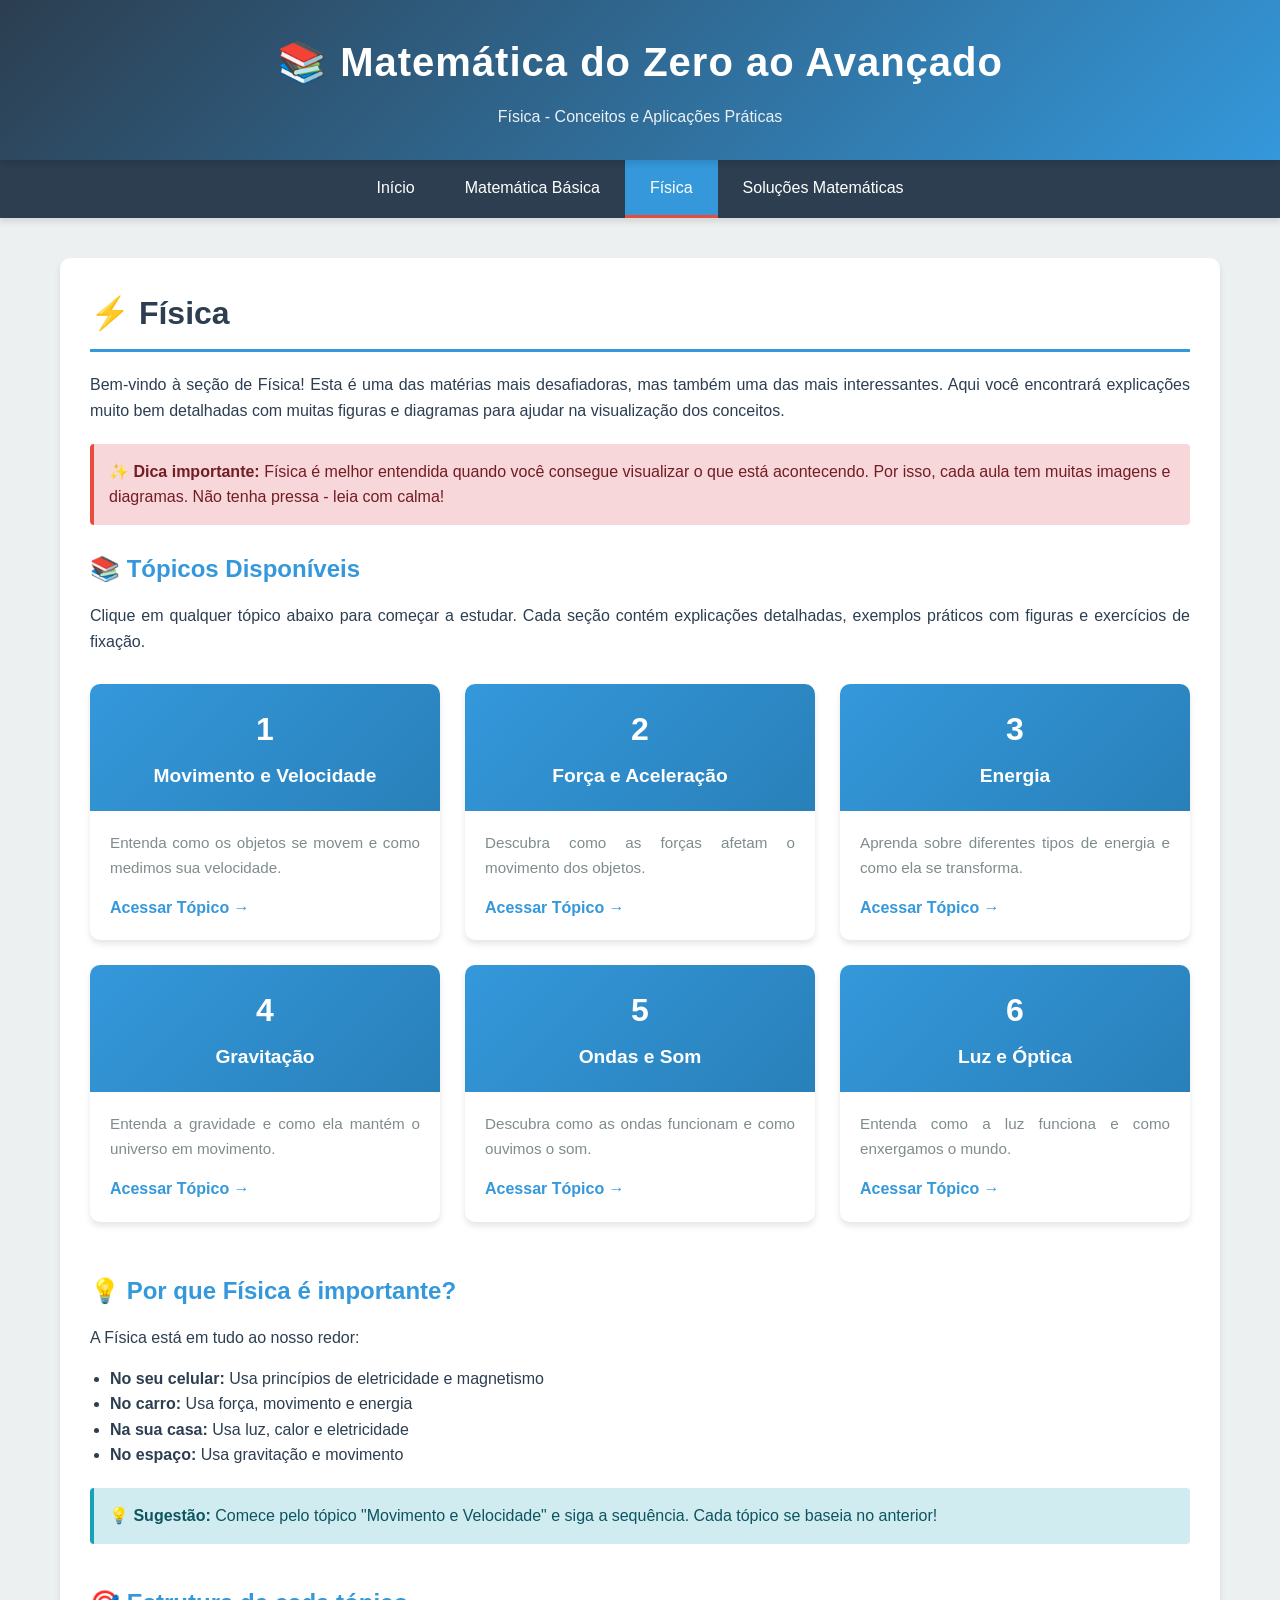
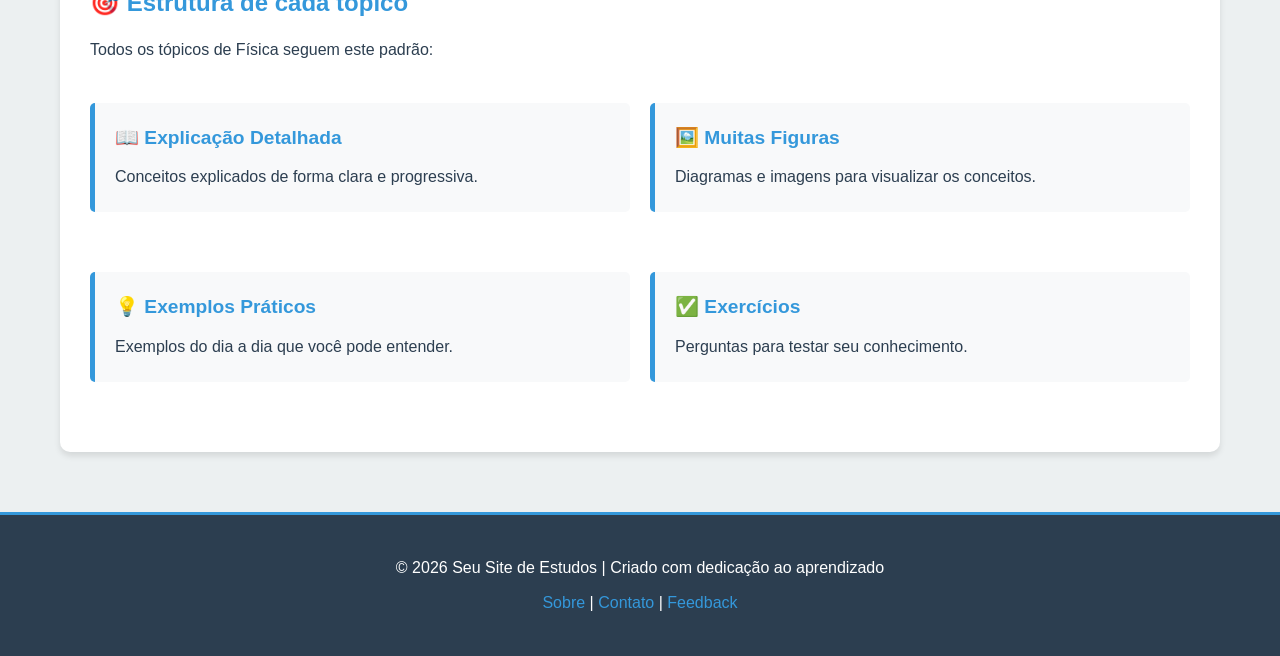
<file: pages/fisica/index.html>
<!DOCTYPE html>
<html lang="pt-br">
<head>
    <meta charset="UTF-8">
    <meta name="viewport" content="width=device-width, initial-scale=1.0">
    <title>Física | Site de Estudos</title>
    <link rel="stylesheet" href="../../css/style.css">
</head>
<body>
    <!-- HEADER -->
    <header>
        <h1>📚 Matemática do Zero ao Avançado</h1>
        <p>Física - Conceitos e Aplicações Práticas</p>
    </header>

    <!-- NAVEGAÇÃO -->
    <nav>
        <ul>
            <li><a href="../../index.html">Início</a></li>
            <li><a href="../matematica-basica/index.html">Matemática Básica</a></li>
            <li><a href="index.html" class="active">Física</a></li>
            <li><a href="../solucoes/index.html">Soluções Matemáticas</a></li>
        </ul>
    </nav>

    <!-- CONTEÚDO PRINCIPAL -->
    <main>
        <article>
            <h2>⚡ Física</h2>
            <p>
                Bem-vindo à seção de Física! Esta é uma das matérias mais desafiadoras, mas também uma das mais 
                interessantes. Aqui você encontrará explicações muito bem detalhadas com muitas figuras e diagramas 
                para ajudar na visualização dos conceitos.
            </p>

            <div class="importante">
                <strong>✨ Dica importante:</strong> 
                Física é melhor entendida quando você consegue visualizar o que está acontecendo. 
                Por isso, cada aula tem muitas imagens e diagramas. Não tenha pressa - leia com calma!
            </div>

            <h3>📚 Tópicos Disponíveis</h3>
            <p>
                Clique em qualquer tópico abaixo para começar a estudar. Cada seção contém explicações detalhadas, 
                exemplos práticos com figuras e exercícios de fixação.
            </p>

            <div class="grid-aulas">
                <!-- TÓPICO 1 -->
                <div class="card-aula">
                    <div class="card-aula-header">
                        <div class="card-aula-numero">1</div>
                        <div class="card-aula-titulo">Movimento e Velocidade</div>
                    </div>
                    <div class="card-aula-body">
                        <p class="card-aula-descricao">
                            Entenda como os objetos se movem e como medimos sua velocidade.
                        </p>
                        <a href="topico-1.html" class="card-aula-link">Acessar Tópico →</a>
                    </div>
                </div>

                <!-- TÓPICO 2 -->
                <div class="card-aula">
                    <div class="card-aula-header">
                        <div class="card-aula-numero">2</div>
                        <div class="card-aula-titulo">Força e Aceleração</div>
                    </div>
                    <div class="card-aula-body">
                        <p class="card-aula-descricao">
                            Descubra como as forças afetam o movimento dos objetos.
                        </p>
                        <a href="topico-2.html" class="card-aula-link">Acessar Tópico →</a>
                    </div>
                </div>

                <!-- TÓPICO 3 -->
                <div class="card-aula">
                    <div class="card-aula-header">
                        <div class="card-aula-numero">3</div>
                        <div class="card-aula-titulo">Energia</div>
                    </div>
                    <div class="card-aula-body">
                        <p class="card-aula-descricao">
                            Aprenda sobre diferentes tipos de energia e como ela se transforma.
                        </p>
                        <a href="topico-3.html" class="card-aula-link">Acessar Tópico →</a>
                    </div>
                </div>

                <!-- TÓPICO 4 -->
                <div class="card-aula">
                    <div class="card-aula-header">
                        <div class="card-aula-numero">4</div>
                        <div class="card-aula-titulo">Gravitação</div>
                    </div>
                    <div class="card-aula-body">
                        <p class="card-aula-descricao">
                            Entenda a gravidade e como ela mantém o universo em movimento.
                        </p>
                        <a href="topico-4.html" class="card-aula-link">Acessar Tópico →</a>
                    </div>
                </div>

                <!-- TÓPICO 5 -->
                <div class="card-aula">
                    <div class="card-aula-header">
                        <div class="card-aula-numero">5</div>
                        <div class="card-aula-titulo">Ondas e Som</div>
                    </div>
                    <div class="card-aula-body">
                        <p class="card-aula-descricao">
                            Descubra como as ondas funcionam e como ouvimos o som.
                        </p>
                        <a href="topico-5.html" class="card-aula-link">Acessar Tópico →</a>
                    </div>
                </div>

                <!-- TÓPICO 6 -->
                <div class="card-aula">
                    <div class="card-aula-header">
                        <div class="card-aula-numero">6</div>
                        <div class="card-aula-titulo">Luz e Óptica</div>
                    </div>
                    <div class="card-aula-body">
                        <p class="card-aula-descricao">
                            Entenda como a luz funciona e como enxergamos o mundo.
                        </p>
                        <a href="topico-6.html" class="card-aula-link">Acessar Tópico →</a>
                    </div>
                </div>
            </div>

            <h3 style="margin-top: 50px;">💡 Por que Física é importante?</h3>
            <p>
                A Física está em tudo ao nosso redor:
            </p>

            <ul style="margin-left: 20px; margin-bottom: 20px;">
                <li><strong>No seu celular:</strong> Usa princípios de eletricidade e magnetismo</li>
                <li><strong>No carro:</strong> Usa força, movimento e energia</li>
                <li><strong>Na sua casa:</strong> Usa luz, calor e eletricidade</li>
                <li><strong>No espaço:</strong> Usa gravitação e movimento</li>
            </ul>

            <div class="dica">
                <strong>💡 Sugestão:</strong> 
                Comece pelo tópico "Movimento e Velocidade" e siga a sequência. 
                Cada tópico se baseia no anterior!
            </div>

            <h3 style="margin-top: 40px;">🎯 Estrutura de cada tópico</h3>
            <p>
                Todos os tópicos de Física seguem este padrão:
            </p>

            <div style="display: grid; grid-template-columns: 1fr 1fr; gap: 20px; margin: 20px 0;">
                <div class="secao-explicacao">
                    <h4>📖 Explicação Detalhada</h4>
                    <p>Conceitos explicados de forma clara e progressiva.</p>
                </div>

                <div class="secao-explicacao">
                    <h4>🖼️ Muitas Figuras</h4>
                    <p>Diagramas e imagens para visualizar os conceitos.</p>
                </div>

                <div class="secao-explicacao">
                    <h4>💡 Exemplos Práticos</h4>
                    <p>Exemplos do dia a dia que você pode entender.</p>
                </div>

                <div class="secao-explicacao">
                    <h4>✅ Exercícios</h4>
                    <p>Perguntas para testar seu conhecimento.</p>
                </div>
            </div>
        </article>
    </main>

    <!-- FOOTER -->
    <footer>
        <p>&copy; 2026 Seu Site de Estudos | Criado com dedicação ao aprendizado</p>
        <p>
            <a href="#">Sobre</a> | 
            <a href="#">Contato</a> | 
            <a href="#">Feedback</a>
        </p>
    </footer>

    <script src="../../js/script.js"></script>
</body>
</html>
</file>
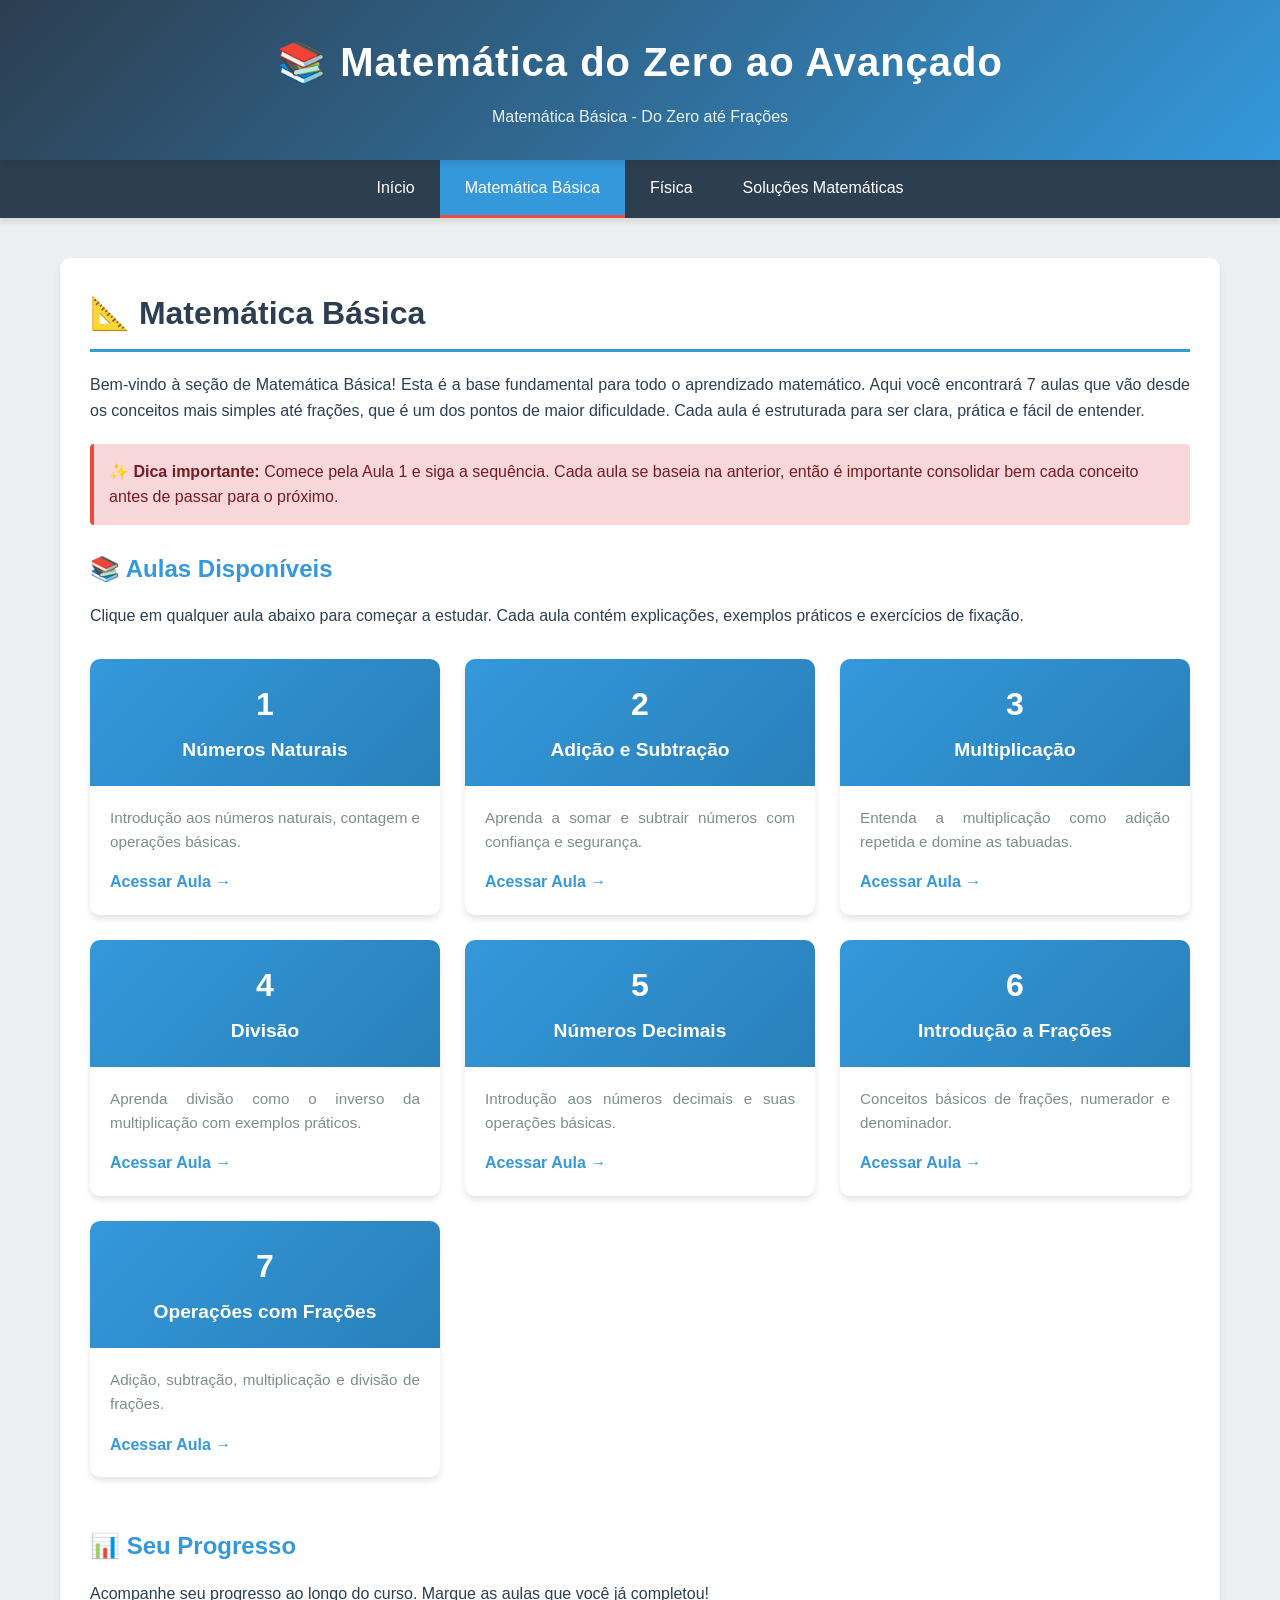
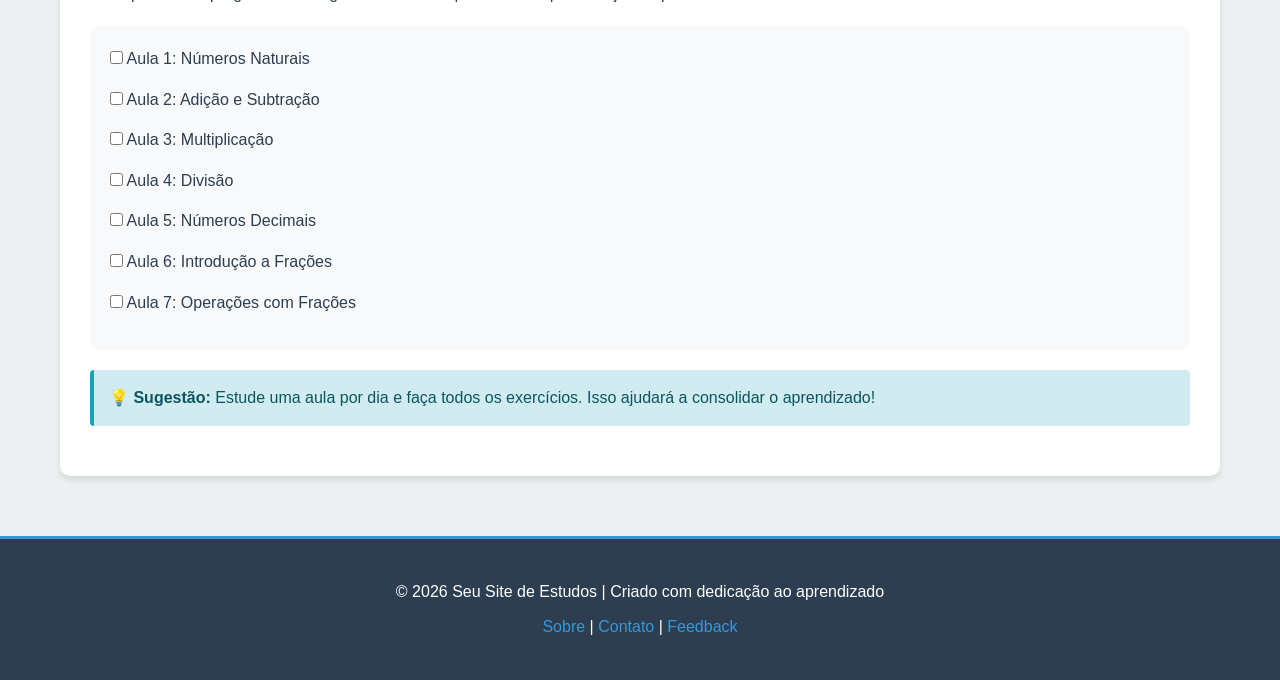
<file: pages/matematica-basica/index.html>
<!DOCTYPE html>
<html lang="pt-br">
<head>
    <meta charset="UTF-8">
    <meta name="viewport" content="width=device-width, initial-scale=1.0">
    <title>Matemática Básica | Site de Estudos</title>
    <link rel="stylesheet" href="../../css/style.css">
</head>
<body>
    <!-- HEADER -->
    <header>
        <h1>📚 Matemática do Zero ao Avançado</h1>
        <p>Matemática Básica - Do Zero até Frações</p>
    </header>

    <!-- NAVEGAÇÃO -->
    <nav>
        <ul>
            <li><a href="../../index.html">Início</a></li>
            <li><a href="index.html" class="active">Matemática Básica</a></li>
            <li><a href="../fisica/index.html">Física</a></li>
            <li><a href="../solucoes/index.html">Soluções Matemáticas</a></li>
        </ul>
    </nav>

    <!-- CONTEÚDO PRINCIPAL -->
    <main>
        <article>
            <h2>📐 Matemática Básica</h2>
            <p>
                Bem-vindo à seção de Matemática Básica! Esta é a base fundamental para todo o aprendizado matemático. 
                Aqui você encontrará 7 aulas que vão desde os conceitos mais simples até frações, que é um dos pontos 
                de maior dificuldade. Cada aula é estruturada para ser clara, prática e fácil de entender.
            </p>

            <div class="importante">
                <strong>✨ Dica importante:</strong> 
                Comece pela Aula 1 e siga a sequência. Cada aula se baseia na anterior, então é importante 
                consolidar bem cada conceito antes de passar para o próximo.
            </div>

            <h3>📚 Aulas Disponíveis</h3>
            <p>
                Clique em qualquer aula abaixo para começar a estudar. Cada aula contém explicações, 
                exemplos práticos e exercícios de fixação.
            </p>

            <div class="grid-aulas">
                <!-- AULA 1 -->
                <div class="card-aula">
                    <div class="card-aula-header">
                        <div class="card-aula-numero">1</div>
                        <div class="card-aula-titulo">Números Naturais</div>
                    </div>
                    <div class="card-aula-body">
                        <p class="card-aula-descricao">
                            Introdução aos números naturais, contagem e operações básicas.
                        </p>
                        <a href="aula-1.html" class="card-aula-link">Acessar Aula →</a>
                    </div>
                </div>

                <!-- AULA 2 -->
                <div class="card-aula">
                    <div class="card-aula-header">
                        <div class="card-aula-numero">2</div>
                        <div class="card-aula-titulo">Adição e Subtração</div>
                    </div>
                    <div class="card-aula-body">
                        <p class="card-aula-descricao">
                            Aprenda a somar e subtrair números com confiança e segurança.
                        </p>
                        <a href="aula-2.html" class="card-aula-link">Acessar Aula →</a>
                    </div>
                </div>

                <!-- AULA 3 -->
                <div class="card-aula">
                    <div class="card-aula-header">
                        <div class="card-aula-numero">3</div>
                        <div class="card-aula-titulo">Multiplicação</div>
                    </div>
                    <div class="card-aula-body">
                        <p class="card-aula-descricao">
                            Entenda a multiplicação como adição repetida e domine as tabuadas.
                        </p>
                        <a href="aula-3.html" class="card-aula-link">Acessar Aula →</a>
                    </div>
                </div>

                <!-- AULA 4 -->
                <div class="card-aula">
                    <div class="card-aula-header">
                        <div class="card-aula-numero">4</div>
                        <div class="card-aula-titulo">Divisão</div>
                    </div>
                    <div class="card-aula-body">
                        <p class="card-aula-descricao">
                            Aprenda divisão como o inverso da multiplicação com exemplos práticos.
                        </p>
                        <a href="aula-4.html" class="card-aula-link">Acessar Aula →</a>
                    </div>
                </div>

                <!-- AULA 5 -->
                <div class="card-aula">
                    <div class="card-aula-header">
                        <div class="card-aula-numero">5</div>
                        <div class="card-aula-titulo">Números Decimais</div>
                    </div>
                    <div class="card-aula-body">
                        <p class="card-aula-descricao">
                            Introdução aos números decimais e suas operações básicas.
                        </p>
                        <a href="aula-5.html" class="card-aula-link">Acessar Aula →</a>
                    </div>
                </div>

                <!-- AULA 6 -->
                <div class="card-aula">
                    <div class="card-aula-header">
                        <div class="card-aula-numero">6</div>
                        <div class="card-aula-titulo">Introdução a Frações</div>
                    </div>
                    <div class="card-aula-body">
                        <p class="card-aula-descricao">
                            Conceitos básicos de frações, numerador e denominador.
                        </p>
                        <a href="aula-6.html" class="card-aula-link">Acessar Aula →</a>
                    </div>
                </div>

                <!-- AULA 7 -->
                <div class="card-aula">
                    <div class="card-aula-header">
                        <div class="card-aula-numero">7</div>
                        <div class="card-aula-titulo">Operações com Frações</div>
                    </div>
                    <div class="card-aula-body">
                        <p class="card-aula-descricao">
                            Adição, subtração, multiplicação e divisão de frações.
                        </p>
                        <a href="aula-7.html" class="card-aula-link">Acessar Aula →</a>
                    </div>
                </div>
            </div>

            <h3 style="margin-top: 50px;">📊 Seu Progresso</h3>
            <p>
                Acompanhe seu progresso ao longo do curso. Marque as aulas que você já completou!
            </p>

            <div style="background-color: #f8f9fa; padding: 20px; border-radius: 8px; margin: 20px 0;">
                <div style="margin-bottom: 15px;">
                    <label>
                        <input type="checkbox"> Aula 1: Números Naturais
                    </label>
                </div>
                <div style="margin-bottom: 15px;">
                    <label>
                        <input type="checkbox"> Aula 2: Adição e Subtração
                    </label>
                </div>
                <div style="margin-bottom: 15px;">
                    <label>
                        <input type="checkbox"> Aula 3: Multiplicação
                    </label>
                </div>
                <div style="margin-bottom: 15px;">
                    <label>
                        <input type="checkbox"> Aula 4: Divisão
                    </label>
                </div>
                <div style="margin-bottom: 15px;">
                    <label>
                        <input type="checkbox"> Aula 5: Números Decimais
                    </label>
                </div>
                <div style="margin-bottom: 15px;">
                    <label>
                        <input type="checkbox"> Aula 6: Introdução a Frações
                    </label>
                </div>
                <div style="margin-bottom: 15px;">
                    <label>
                        <input type="checkbox"> Aula 7: Operações com Frações
                    </label>
                </div>
            </div>

            <div class="dica">
                <strong>💡 Sugestão:</strong> 
                Estude uma aula por dia e faça todos os exercícios. Isso ajudará a consolidar o aprendizado!
            </div>
        </article>
    </main>

    <!-- FOOTER -->
    <footer>
        <p>&copy; 2026 Seu Site de Estudos | Criado com dedicação ao aprendizado</p>
        <p>
            <a href="#">Sobre</a> | 
            <a href="#">Contato</a> | 
            <a href="#">Feedback</a>
        </p>
    </footer>

    <script src="../../js/script.js"></script>
</body>
</html>
</file>
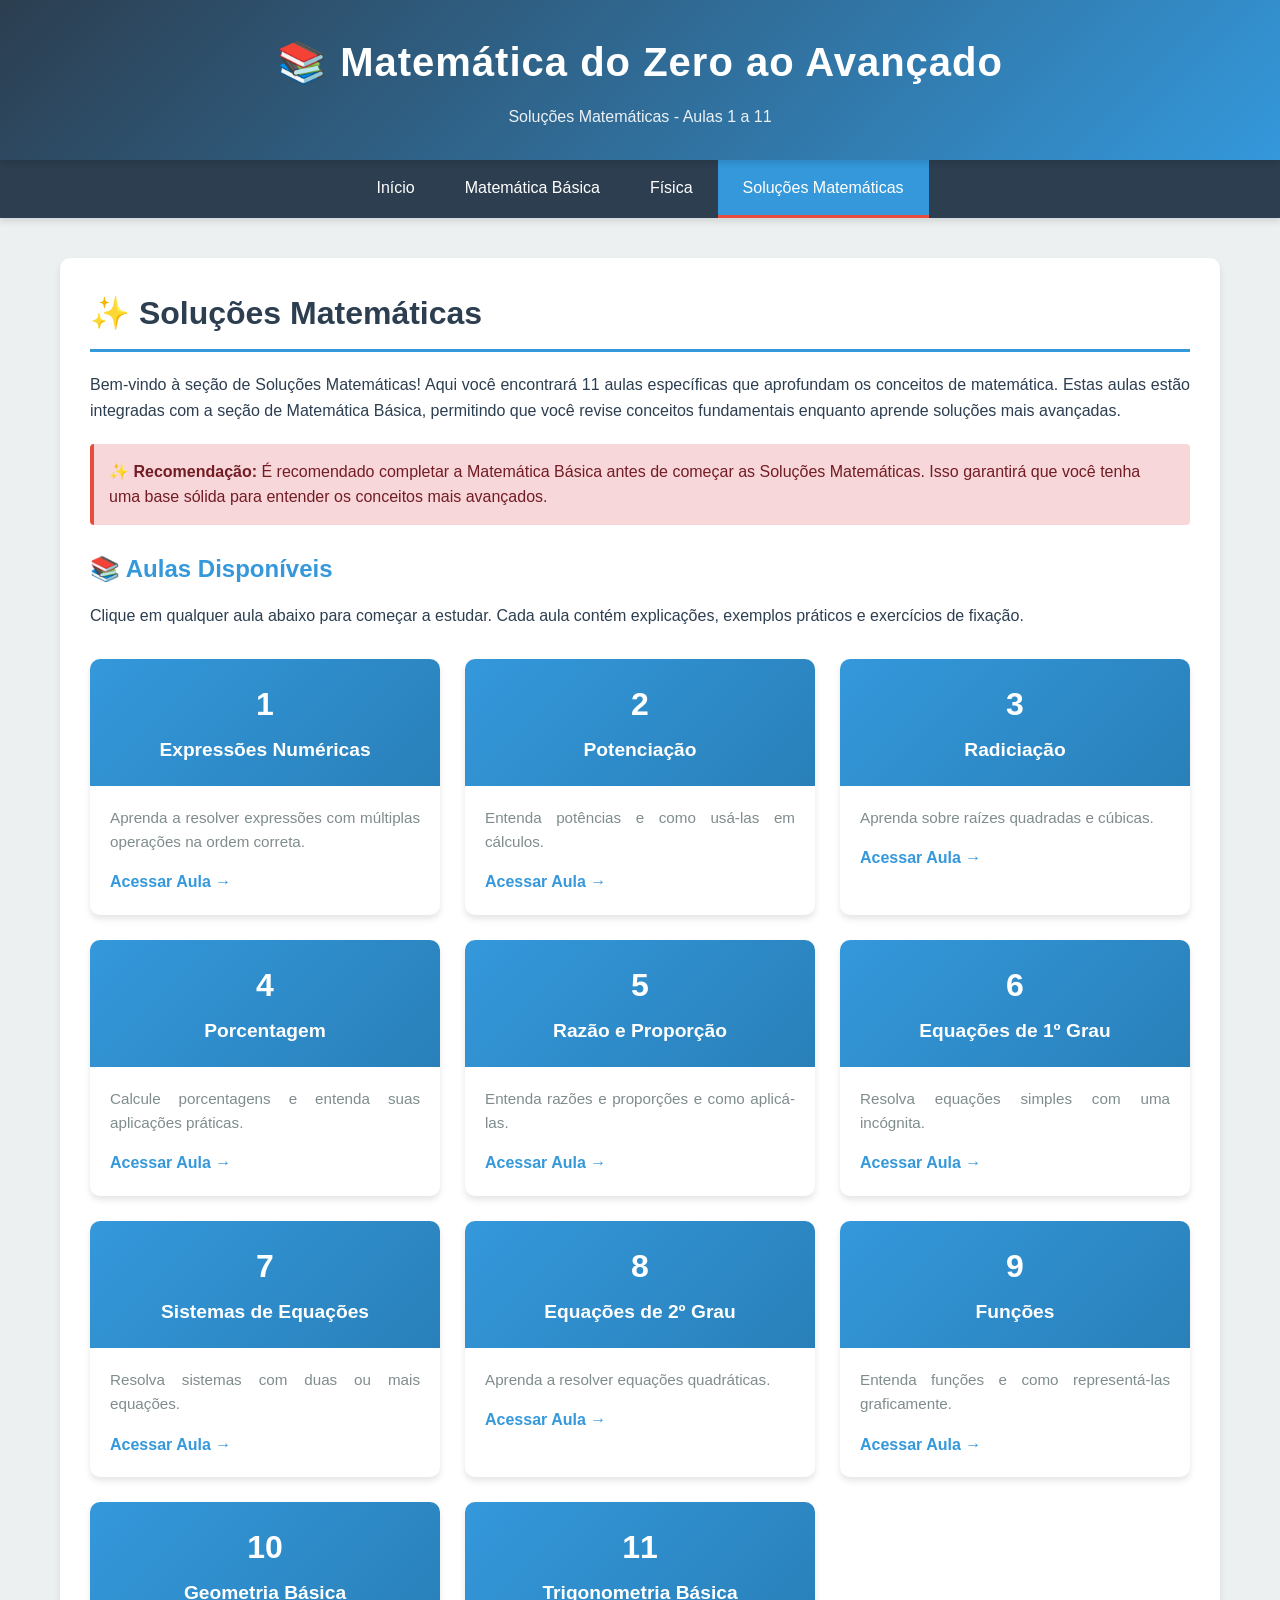
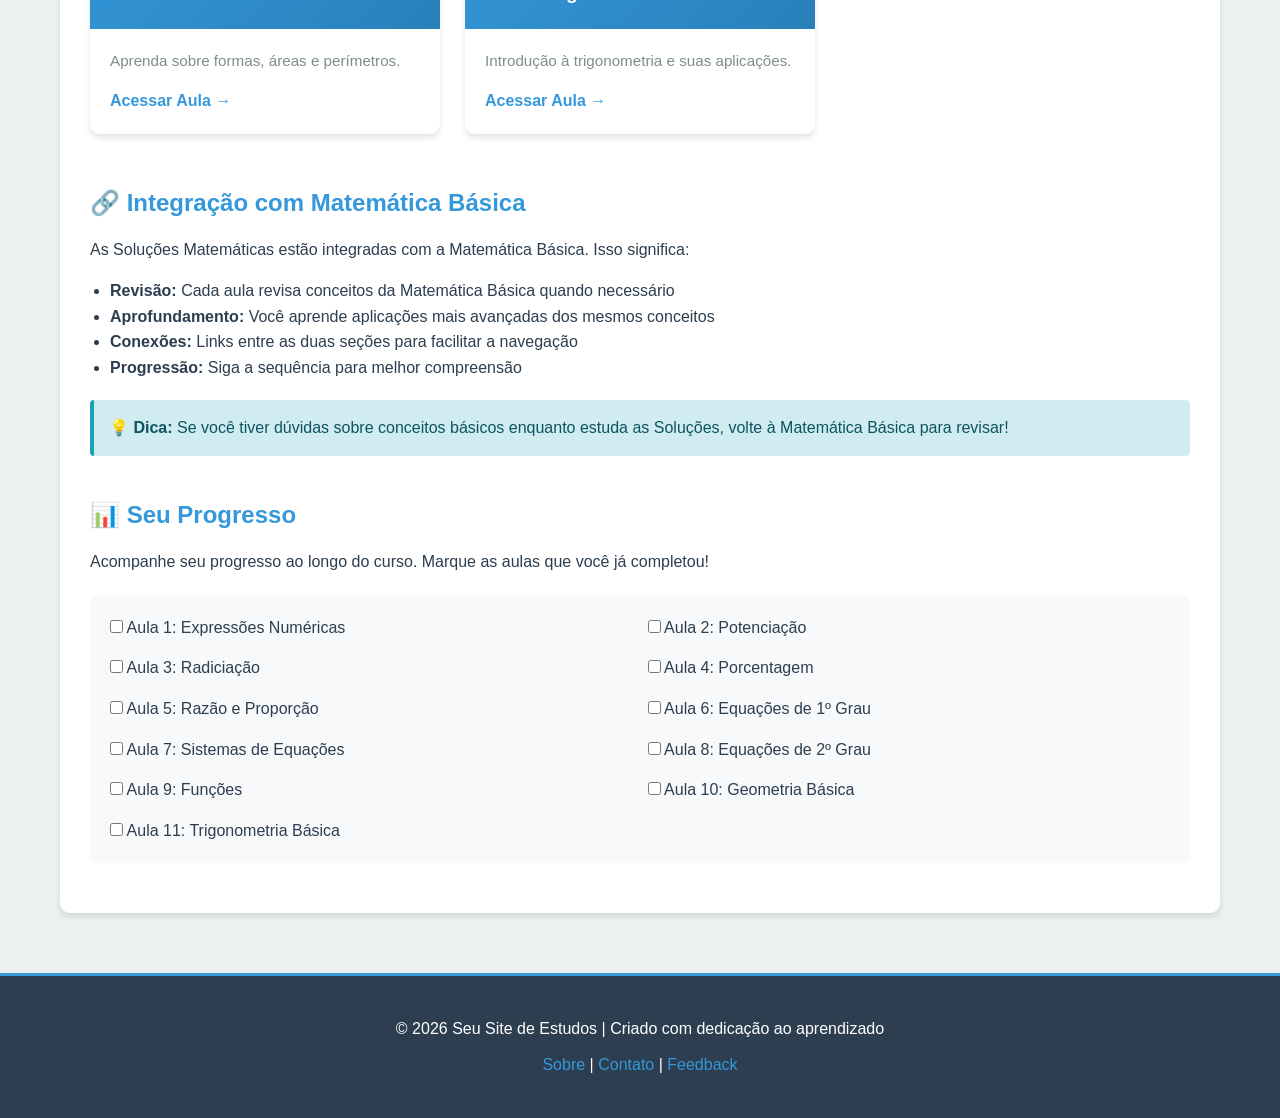
<file: pages/solucoes/index.html>
<!DOCTYPE html>
<html lang="pt-br">
<head>
    <meta charset="UTF-8">
    <meta name="viewport" content="width=device-width, initial-scale=1.0">
    <title>Soluções Matemáticas | Site de Estudos</title>
    <link rel="stylesheet" href="../../css/style.css">
</head>
<body>
    <!-- HEADER -->
    <header>
        <h1>📚 Matemática do Zero ao Avançado</h1>
        <p>Soluções Matemáticas - Aulas 1 a 11</p>
    </header>

    <!-- NAVEGAÇÃO -->
    <nav>
        <ul>
            <li><a href="../../index.html">Início</a></li>
            <li><a href="../matematica-basica/index.html">Matemática Básica</a></li>
            <li><a href="../fisica/index.html">Física</a></li>
            <li><a href="index.html" class="active">Soluções Matemáticas</a></li>
        </ul>
    </nav>

    <!-- CONTEÚDO PRINCIPAL -->
    <main>
        <article>
            <h2>✨ Soluções Matemáticas</h2>
            <p>
                Bem-vindo à seção de Soluções Matemáticas! Aqui você encontrará 11 aulas específicas que aprofundam 
                os conceitos de matemática. Estas aulas estão integradas com a seção de Matemática Básica, permitindo 
                que você revise conceitos fundamentais enquanto aprende soluções mais avançadas.
            </p>

            <div class="importante">
                <strong>✨ Recomendação:</strong> 
                É recomendado completar a Matemática Básica antes de começar as Soluções Matemáticas. 
                Isso garantirá que você tenha uma base sólida para entender os conceitos mais avançados.
            </div>

            <h3>📚 Aulas Disponíveis</h3>
            <p>
                Clique em qualquer aula abaixo para começar a estudar. Cada aula contém explicações, 
                exemplos práticos e exercícios de fixação.
            </p>

            <div class="grid-aulas">
                <!-- AULA 1 -->
                <div class="card-aula">
                    <div class="card-aula-header">
                        <div class="card-aula-numero">1</div>
                        <div class="card-aula-titulo">Expressões Numéricas</div>
                    </div>
                    <div class="card-aula-body">
                        <p class="card-aula-descricao">
                            Aprenda a resolver expressões com múltiplas operações na ordem correta.
                        </p>
                        <a href="aula-1.html" class="card-aula-link">Acessar Aula →</a>
                    </div>
                </div>

                <!-- AULA 2 -->
                <div class="card-aula">
                    <div class="card-aula-header">
                        <div class="card-aula-numero">2</div>
                        <div class="card-aula-titulo">Potenciação</div>
                    </div>
                    <div class="card-aula-body">
                        <p class="card-aula-descricao">
                            Entenda potências e como usá-las em cálculos.
                        </p>
                        <a href="aula-2.html" class="card-aula-link">Acessar Aula →</a>
                    </div>
                </div>

                <!-- AULA 3 -->
                <div class="card-aula">
                    <div class="card-aula-header">
                        <div class="card-aula-numero">3</div>
                        <div class="card-aula-titulo">Radiciação</div>
                    </div>
                    <div class="card-aula-body">
                        <p class="card-aula-descricao">
                            Aprenda sobre raízes quadradas e cúbicas.
                        </p>
                        <a href="aula-3.html" class="card-aula-link">Acessar Aula →</a>
                    </div>
                </div>

                <!-- AULA 4 -->
                <div class="card-aula">
                    <div class="card-aula-header">
                        <div class="card-aula-numero">4</div>
                        <div class="card-aula-titulo">Porcentagem</div>
                    </div>
                    <div class="card-aula-body">
                        <p class="card-aula-descricao">
                            Calcule porcentagens e entenda suas aplicações práticas.
                        </p>
                        <a href="aula-4.html" class="card-aula-link">Acessar Aula →</a>
                    </div>
                </div>

                <!-- AULA 5 -->
                <div class="card-aula">
                    <div class="card-aula-header">
                        <div class="card-aula-numero">5</div>
                        <div class="card-aula-titulo">Razão e Proporção</div>
                    </div>
                    <div class="card-aula-body">
                        <p class="card-aula-descricao">
                            Entenda razões e proporções e como aplicá-las.
                        </p>
                        <a href="aula-5.html" class="card-aula-link">Acessar Aula →</a>
                    </div>
                </div>

                <!-- AULA 6 -->
                <div class="card-aula">
                    <div class="card-aula-header">
                        <div class="card-aula-numero">6</div>
                        <div class="card-aula-titulo">Equações de 1º Grau</div>
                    </div>
                    <div class="card-aula-body">
                        <p class="card-aula-descricao">
                            Resolva equações simples com uma incógnita.
                        </p>
                        <a href="aula-6.html" class="card-aula-link">Acessar Aula →</a>
                    </div>
                </div>

                <!-- AULA 7 -->
                <div class="card-aula">
                    <div class="card-aula-header">
                        <div class="card-aula-numero">7</div>
                        <div class="card-aula-titulo">Sistemas de Equações</div>
                    </div>
                    <div class="card-aula-body">
                        <p class="card-aula-descricao">
                            Resolva sistemas com duas ou mais equações.
                        </p>
                        <a href="aula-7.html" class="card-aula-link">Acessar Aula →</a>
                    </div>
                </div>

                <!-- AULA 8 -->
                <div class="card-aula">
                    <div class="card-aula-header">
                        <div class="card-aula-numero">8</div>
                        <div class="card-aula-titulo">Equações de 2º Grau</div>
                    </div>
                    <div class="card-aula-body">
                        <p class="card-aula-descricao">
                            Aprenda a resolver equações quadráticas.
                        </p>
                        <a href="aula-8.html" class="card-aula-link">Acessar Aula →</a>
                    </div>
                </div>

                <!-- AULA 9 -->
                <div class="card-aula">
                    <div class="card-aula-header">
                        <div class="card-aula-numero">9</div>
                        <div class="card-aula-titulo">Funções</div>
                    </div>
                    <div class="card-aula-body">
                        <p class="card-aula-descricao">
                            Entenda funções e como representá-las graficamente.
                        </p>
                        <a href="aula-9.html" class="card-aula-link">Acessar Aula →</a>
                    </div>
                </div>

                <!-- AULA 10 -->
                <div class="card-aula">
                    <div class="card-aula-header">
                        <div class="card-aula-numero">10</div>
                        <div class="card-aula-titulo">Geometria Básica</div>
                    </div>
                    <div class="card-aula-body">
                        <p class="card-aula-descricao">
                            Aprenda sobre formas, áreas e perímetros.
                        </p>
                        <a href="aula-10.html" class="card-aula-link">Acessar Aula →</a>
                    </div>
                </div>

                <!-- AULA 11 -->
                <div class="card-aula">
                    <div class="card-aula-header">
                        <div class="card-aula-numero">11</div>
                        <div class="card-aula-titulo">Trigonometria Básica</div>
                    </div>
                    <div class="card-aula-body">
                        <p class="card-aula-descricao">
                            Introdução à trigonometria e suas aplicações.
                        </p>
                        <a href="aula-11.html" class="card-aula-link">Acessar Aula →</a>
                    </div>
                </div>
            </div>

            <h3 style="margin-top: 50px;">🔗 Integração com Matemática Básica</h3>
            <p>
                As Soluções Matemáticas estão integradas com a Matemática Básica. Isso significa:
            </p>

            <ul style="margin-left: 20px; margin-bottom: 20px;">
                <li><strong>Revisão:</strong> Cada aula revisa conceitos da Matemática Básica quando necessário</li>
                <li><strong>Aprofundamento:</strong> Você aprende aplicações mais avançadas dos mesmos conceitos</li>
                <li><strong>Conexões:</strong> Links entre as duas seções para facilitar a navegação</li>
                <li><strong>Progressão:</strong> Siga a sequência para melhor compreensão</li>
            </ul>

            <div class="dica">
                <strong>💡 Dica:</strong> 
                Se você tiver dúvidas sobre conceitos básicos enquanto estuda as Soluções, 
                volte à Matemática Básica para revisar!
            </div>

            <h3 style="margin-top: 40px;">📊 Seu Progresso</h3>
            <p>
                Acompanhe seu progresso ao longo do curso. Marque as aulas que você já completou!
            </p>

            <div style="background-color: #f8f9fa; padding: 20px; border-radius: 8px; margin: 20px 0;">
                <div style="display: grid; grid-template-columns: 1fr 1fr; gap: 15px;">
                    <div>
                        <label><input type="checkbox"> Aula 1: Expressões Numéricas</label>
                    </div>
                    <div>
                        <label><input type="checkbox"> Aula 2: Potenciação</label>
                    </div>
                    <div>
                        <label><input type="checkbox"> Aula 3: Radiciação</label>
                    </div>
                    <div>
                        <label><input type="checkbox"> Aula 4: Porcentagem</label>
                    </div>
                    <div>
                        <label><input type="checkbox"> Aula 5: Razão e Proporção</label>
                    </div>
                    <div>
                        <label><input type="checkbox"> Aula 6: Equações de 1º Grau</label>
                    </div>
                    <div>
                        <label><input type="checkbox"> Aula 7: Sistemas de Equações</label>
                    </div>
                    <div>
                        <label><input type="checkbox"> Aula 8: Equações de 2º Grau</label>
                    </div>
                    <div>
                        <label><input type="checkbox"> Aula 9: Funções</label>
                    </div>
                    <div>
                        <label><input type="checkbox"> Aula 10: Geometria Básica</label>
                    </div>
                    <div>
                        <label><input type="checkbox"> Aula 11: Trigonometria Básica</label>
                    </div>
                </div>
            </div>
        </article>
    </main>

    <!-- FOOTER -->
    <footer>
        <p>&copy; 2026 Seu Site de Estudos | Criado com dedicação ao aprendizado</p>
        <p>
            <a href="#">Sobre</a> | 
            <a href="#">Contato</a> | 
            <a href="#">Feedback</a>
        </p>
    </footer>

    <script src="../../js/script.js"></script>
</body>
</html>
</file>
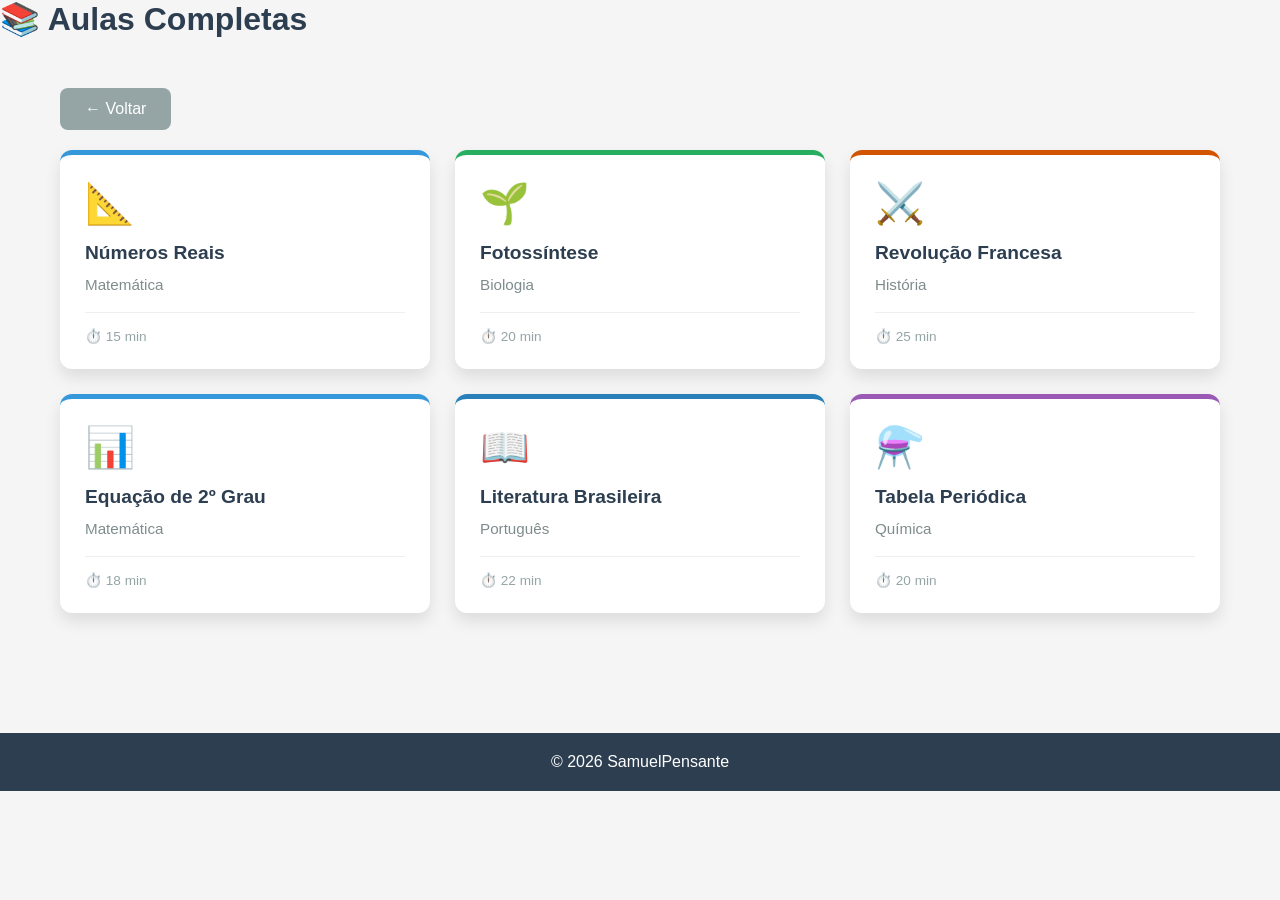
<file: aulas.html>
<!DOCTYPE html>
<html lang="pt-br">
<head>
    <meta charset="UTF-8">
    <meta name="viewport" content="width=device-width, initial-scale=1.0">
    <title>Aulas | SamuelPensante</title>
    <style>
        * {
            margin: 0;
            padding: 0;
            box-sizing: border-box;
        }

        :root {
            --cor-primaria: #667eea;
            --cor-secundaria: #764ba2;
            --cor-sucesso: #27ae60;
            --cor-aviso: #f39c12;
            --cor-erro: #e74c3c;
        }

        body {
            font-family: 'Segoe UI', Tahoma, Geneva, Verdana, sans-serif;
            background: #f5f5f5;
            color: #2c3e50;
        }

        <script>
            function verificarLogin() {
                const loginData = localStorage.getItem('loginSite');
                if (!loginData) {
                    window.location.href = 'login.html';
                    return;
                }
                const { expiracao } = JSON.parse(loginData);
                if (new Date().getTime() >= expiracao) {
                    localStorage.removeItem('loginSite');
                    window.location.href = 'login.html';
                }
            }
            verificarLogin();
        </script>

        header {
            background: linear-gradient(135deg, var(--cor-primaria), var(--cor-secundaria));
            color: white;
            padding: 30px 40px;
            box-shadow: 0 8px 16px rgba(0, 0, 0, 0.1);
        }

        header h1 {
            font-size: 2rem;
            margin-bottom: 10px;
        }

        .container {
            max-width: 1200px;
            margin: 0 auto;
            padding: 40px 20px;
        }

        .btn-voltar {
            display: inline-block;
            padding: 12px 25px;
            background: #95a5a6;
            color: white;
            text-decoration: none;
            border-radius: 8px;
            margin-bottom: 20px;
            transition: all 0.3s ease;
        }

        .btn-voltar:hover {
            background: #7f8c8d;
        }

        .grid-aulas {
            display: grid;
            grid-template-columns: repeat(auto-fill, minmax(300px, 1fr));
            gap: 25px;
            margin-bottom: 40px;
        }

        .card-aula {
            background: white;
            border-radius: 12px;
            padding: 25px;
            box-shadow: 0 8px 16px rgba(0, 0, 0, 0.1);
            cursor: pointer;
            transition: all 0.3s ease;
            border-top: 5px solid;
        }

        .card-aula:hover {
            transform: translateY(-8px);
            box-shadow: 0 12px 24px rgba(0, 0, 0, 0.15);
        }

        .card-aula-icone {
            font-size: 2.5rem;
            margin-bottom: 15px;
        }

        .card-aula-titulo {
            font-size: 1.2rem;
            font-weight: 700;
            color: #2c3e50;
            margin-bottom: 10px;
        }

        .card-aula-descricao {
            color: #7f8c8d;
            font-size: 0.95rem;
            margin-bottom: 15px;
            line-height: 1.5;
        }

        .card-aula-info {
            display: flex;
            justify-content: space-between;
            font-size: 0.85rem;
            color: #95a5a6;
            padding-top: 15px;
            border-top: 1px solid #ecf0f1;
        }

        .modal {
            display: none;
            position: fixed;
            top: 0;
            left: 0;
            width: 100%;
            height: 100%;
            background: rgba(0, 0, 0, 0.5);
            z-index: 1000;
            justify-content: center;
            align-items: center;
            padding: 20px;
        }

        .modal.show {
            display: flex;
        }

        .modal-conteudo {
            background: white;
            border-radius: 15px;
            padding: 40px;
            max-width: 800px;
            max-height: 90vh;
            overflow-y: auto;
            box-shadow: 0 20px 60px rgba(0, 0, 0, 0.3);
            position: relative;
        }

        .modal-fechar {
            position: absolute;
            top: 20px;
            right: 20px;
            font-size: 2rem;
            cursor: pointer;
            color: #95a5a6;
            transition: all 0.3s ease;
        }

        .modal-fechar:hover {
            color: #2c3e50;
        }

        .aula-titulo {
            font-size: 1.8rem;
            font-weight: 700;
            color: #2c3e50;
            margin-bottom: 20px;
        }

        .aula-secao {
            margin-bottom: 30px;
        }

        .aula-secao h3 {
            font-size: 1.2rem;
            color: var(--cor-primaria);
            margin-bottom: 15px;
            border-bottom: 2px solid var(--cor-primaria);
            padding-bottom: 10px;
        }

        .aula-secao p {
            color: #555;
            line-height: 1.8;
            margin-bottom: 15px;
        }

        .aula-secao ul {
            margin-left: 20px;
            margin-bottom: 15px;
        }

        .aula-secao li {
            margin-bottom: 8px;
            color: #555;
            line-height: 1.6;
        }

        .exemplo {
            background: #f0f7ff;
            border-left: 4px solid var(--cor-primaria);
            padding: 15px;
            border-radius: 6px;
            margin-bottom: 15px;
        }

        .exemplo-titulo {
            font-weight: 700;
            color: var(--cor-primaria);
            margin-bottom: 10px;
        }

        .exercicio {
            background: #fef5e7;
            border-left: 4px solid var(--cor-aviso);
            padding: 15px;
            border-radius: 6px;
            margin-bottom: 15px;
        }

        .exercicio-titulo {
            font-weight: 700;
            color: #2c3e50;
            margin-bottom: 10px;
        }

        .opcoes {
            margin-left: 20px;
        }

        .opcao {
            margin-bottom: 10px;
            cursor: pointer;
        }

        .opcao input[type="radio"] {
            margin-right: 8px;
        }

        .btn-gerar-exercicio {
            padding: 12px 25px;
            background: linear-gradient(135deg, var(--cor-primaria), var(--cor-secundaria));
            color: white;
            border: none;
            border-radius: 8px;
            font-weight: 700;
            cursor: pointer;
            transition: all 0.3s ease;
            margin-top: 20px;
        }

        .btn-gerar-exercicio:hover {
            transform: translateY(-2px);
            box-shadow: 0 8px 20px rgba(102, 126, 234, 0.4);
        }

        .loading {
            text-align: center;
            padding: 20px;
        }

        .spinner {
            border: 3px solid #f3f3f3;
            border-top: 3px solid var(--cor-primaria);
            border-radius: 50%;
            width: 30px;
            height: 30px;
            animation: spin 1s linear infinite;
            margin: 0 auto 10px;
        }

        @keyframes spin {
            0% { transform: rotate(0deg); }
            100% { transform: rotate(360deg); }
        }

        footer {
            background: #2c3e50;
            color: white;
            text-align: center;
            padding: 20px;
            margin-top: 40px;
        }

        @media (max-width: 768px) {
            header {
                padding: 15px 20px;
            }

            .container {
                padding: 20px;
            }

            .modal-conteudo {
                padding: 20px;
            }

            .grid-aulas {
                grid-template-columns: 1fr;
            }
        }
    </style>
</head>
<body>
    <header>
        <h1>📚 Aulas Completas</h1>
    </header>

    <div class="container">
        <a href="index.html" class="btn-voltar">← Voltar</a>

        <div class="grid-aulas" id="gridAulas"></div>
    </div>

    <!-- MODAL DE AULA -->
    <div class="modal" id="modalAula">
        <div class="modal-conteudo">
            <span class="modal-fechar" onclick="fecharModal()">×</span>
            <div id="conteudoAula"></div>
            <button class="btn-gerar-exercicio" onclick="gerarExercicioComIA()">🤖 Gerar Exercício com IA</button>
        </div>
    </div>

    <footer>
        <p>&copy; 2026 SamuelPensante</p>
    </footer>

    <script src="js/ia-gemini.js"></script>
    <script>
        const aulas = [
            {
                id: 'numeros-reais',
                titulo: 'Números Reais',
                disciplina: 'Matemática',
                icone: '📐',
                cor: '#3498db',
                duracao: '15 min',
                conteudo: `
                    <div class="aula-titulo">📐 Números Reais</div>
                    
                    <div class="aula-secao">
                        <h3>O que são Números Reais?</h3>
                        <p>Os números reais são todos os números que podem ser representados em uma reta numérica. Eles incluem:</p>
                        <ul>
                            <li><strong>Números Naturais:</strong> 0, 1, 2, 3, ...</li>
                            <li><strong>Números Inteiros:</strong> ..., -2, -1, 0, 1, 2, ...</li>
                            <li><strong>Números Racionais:</strong> 1/2, 3/4, -5/3, ...</li>
                            <li><strong>Números Irracionais:</strong> √2, π, e, ...</li>
                        </ul>
                    </div>

                    <div class="aula-secao">
                        <h3>Exemplos Práticos</h3>
                        <div class="exemplo">
                            <div class="exemplo-titulo">Exemplo 1: Classificação de Números</div>
                            <p><strong>5</strong> é um número real (natural)</p>
                            <p><strong>-3</strong> é um número real (inteiro)</p>
                            <p><strong>1/2</strong> é um número real (racional)</p>
                            <p><strong>√2 ≈ 1,414...</strong> é um número real (irracional)</p>
                        </div>
                    </div>

                    <div class="aula-secao">
                        <h3>Propriedades dos Números Reais</h3>
                        <ul>
                            <li><strong>Fechamento:</strong> A soma ou produto de dois números reais é sempre um número real</li>
                            <li><strong>Comutatividade:</strong> a + b = b + a e a × b = b × a</li>
                            <li><strong>Associatividade:</strong> (a + b) + c = a + (b + c)</li>
                            <li><strong>Distributividade:</strong> a × (b + c) = (a × b) + (a × c)</li>
                        </ul>
                    </div>
                `
            },
            {
                id: 'fotossintese',
                titulo: 'Fotossíntese',
                disciplina: 'Biologia',
                icone: '🌱',
                cor: '#27ae60',
                duracao: '20 min',
                conteudo: `
                    <div class="aula-titulo">🌱 Fotossíntese</div>
                    
                    <div class="aula-secao">
                        <h3>O que é Fotossíntese?</h3>
                        <p>Fotossíntese é o processo biológico em que as plantas, algas e algumas bactérias convertem luz solar em energia química, produzindo glicose e oxigênio.</p>
                    </div>

                    <div class="aula-secao">
                        <h3>Equação da Fotossíntese</h3>
                        <div class="exemplo">
                            <div class="exemplo-titulo">Reação Química</div>
                            <p>6CO₂ + 6H₂O + luz → C₆H₁₂O₆ + 6O₂</p>
                            <p><strong>Dióxido de carbono + Água + Luz → Glicose + Oxigênio</strong></p>
                        </div>
                    </div>

                    <div class="aula-secao">
                        <h3>Fases da Fotossíntese</h3>
                        <ul>
                            <li><strong>Fase Luminosa:</strong> Ocorre nos tilacoides, usa luz solar</li>
                            <li><strong>Fase Escura (Ciclo de Calvin):</strong> Ocorre no estroma, produz glicose</li>
                        </ul>
                    </div>

                    <div class="aula-secao">
                        <h3>Importância da Fotossíntese</h3>
                        <ul>
                            <li>Produz oxigênio necessário para a respiração</li>
                            <li>Produz glicose como fonte de energia</li>
                            <li>Base da cadeia alimentar</li>
                            <li>Reduz CO₂ da atmosfera</li>
                        </ul>
                    </div>
                `
            },
            {
                id: 'revolucao-francesa',
                titulo: 'Revolução Francesa',
                disciplina: 'História',
                icone: '⚔️',
                cor: '#d35400',
                duracao: '25 min',
                conteudo: `
                    <div class="aula-titulo">⚔️ Revolução Francesa</div>
                    
                    <div class="aula-secao">
                        <h3>Contexto Histórico</h3>
                        <p>A Revolução Francesa (1789-1799) foi um período de transformação social, política e cultural que mudou a história da Europa e do mundo.</p>
                    </div>

                    <div class="aula-secao">
                        <h3>Causas da Revolução</h3>
                        <ul>
                            <li>Crise econômica e endividamento do reino</li>
                            <li>Desigualdade social extrema (3 Estados)</li>
                            <li>Fome e miséria do povo</li>
                            <li>Influência do Iluminismo</li>
                            <li>Absolutismo do rei Luís XVI</li>
                        </ul>
                    </div>

                    <div class="aula-secao">
                        <h3>Principais Eventos</h3>
                        <div class="exemplo">
                            <div class="exemplo-titulo">Cronologia</div>
                            <p><strong>1789:</strong> Queda da Bastilha (14 de julho)</p>
                            <p><strong>1789:</strong> Declaração dos Direitos do Homem</p>
                            <p><strong>1793:</strong> Execução de Luís XVI</p>
                            <p><strong>1799:</strong> Golpe de Napoleão</p>
                        </div>
                    </div>

                    <div class="aula-secao">
                        <h3>Consequências</h3>
                        <ul>
                            <li>Fim do absolutismo monárquico</li>
                            <li>Estabelecimento de direitos humanos</li>
                            <li>Surgimento do nacionalismo</li>
                            <li>Inspiração para revoluções em outros países</li>
                        </ul>
                    </div>
                `
            },
            {
                id: 'equacao-segundo-grau',
                titulo: 'Equação de 2º Grau',
                disciplina: 'Matemática',
                icone: '📊',
                cor: '#3498db',
                duracao: '18 min',
                conteudo: `
                    <div class="aula-titulo">📊 Equação de 2º Grau</div>
                    
                    <div class="aula-secao">
                        <h3>Forma Geral</h3>
                        <div class="exemplo">
                            <div class="exemplo-titulo">Equação Quadrática</div>
                            <p><strong>ax² + bx + c = 0</strong></p>
                            <p>Onde: a ≠ 0, b e c são coeficientes reais</p>
                        </div>
                    </div>

                    <div class="aula-secao">
                        <h3>Fórmula de Bhaskara</h3>
                        <div class="exemplo">
                            <div class="exemplo-titulo">Resolução</div>
                            <p><strong>x = (-b ± √Δ) / 2a</strong></p>
                            <p>Onde: <strong>Δ = b² - 4ac</strong> (discriminante)</p>
                        </div>
                    </div>

                    <div class="aula-secao">
                        <h3>Exemplo Prático</h3>
                        <div class="exemplo">
                            <div class="exemplo-titulo">Resolver: x² - 5x + 6 = 0</div>
                            <p><strong>a = 1, b = -5, c = 6</strong></p>
                            <p><strong>Δ = (-5)² - 4(1)(6) = 25 - 24 = 1</strong></p>
                            <p><strong>x = (5 ± 1) / 2</strong></p>
                            <p><strong>x₁ = 3 e x₂ = 2</strong></p>
                        </div>
                    </div>
                `
            },
            {
                id: 'literatura-brasileira',
                titulo: 'Literatura Brasileira',
                disciplina: 'Português',
                icone: '📖',
                cor: '#2980b9',
                duracao: '22 min',
                conteudo: `
                    <div class="aula-titulo">📖 Literatura Brasileira</div>
                    
                    <div class="aula-secao">
                        <h3>Períodos Literários</h3>
                        <ul>
                            <li><strong>Quinhentismo:</strong> Primeiras manifestações literárias</li>
                            <li><strong>Barroco:</strong> Século XVII - Dualismo e contradição</li>
                            <li><strong>Arcadismo:</strong> Século XVIII - Razão e natureza</li>
                            <li><strong>Romantismo:</strong> Século XIX - Emoção e individualismo</li>
                            <li><strong>Realismo:</strong> Final do século XIX - Crítica social</li>
                            <li><strong>Modernismo:</strong> Século XX - Inovação e experimentação</li>
                        </ul>
                    </div>

                    <div class="aula-secao">
                        <h3>Principais Autores</h3>
                        <div class="exemplo">
                            <div class="exemplo-titulo">Clássicos da Literatura Brasileira</div>
                            <p><strong>Machado de Assis:</strong> Dom Casmurro, Memórias Póstumas de Brás Cubas</p>
                            <p><strong>Carlos Drummond de Andrade:</strong> Sentimento do Mundo, Claro Enigma</p>
                            <p><strong>Jorge Amado:</strong> Capitães da Areia, Gabriela, Cravo e Canela</p>
                        </div>
                    </div>
                `
            },
            {
                id: 'tabela-periodica',
                titulo: 'Tabela Periódica',
                disciplina: 'Química',
                icone: '⚗️',
                cor: '#9b59b6',
                duracao: '20 min',
                conteudo: `
                    <div class="aula-titulo">⚗️ Tabela Periódica</div>
                    
                    <div class="aula-secao">
                        <h3>O que é a Tabela Periódica?</h3>
                        <p>A tabela periódica é uma organização sistemática de todos os elementos químicos conhecidos, ordenados por número atômico e propriedades químicas.</p>
                    </div>

                    <div class="aula-secao">
                        <h3>Organização</h3>
                        <ul>
                            <li><strong>Linhas (Períodos):</strong> Indicam o número de camadas eletrônicas</li>
                            <li><strong>Colunas (Grupos):</strong> Indicam propriedades químicas semelhantes</li>
                        </ul>
                    </div>

                    <div class="aula-secao">
                        <h3>Principais Grupos</h3>
                        <div class="exemplo">
                            <div class="exemplo-titulo">Classificação</div>
                            <p><strong>Metais:</strong> Conduzem eletricidade, maleáveis</p>
                            <p><strong>Não-metais:</strong> Isolantes térmicos e elétricos</p>
                            <p><strong>Semimetais:</strong> Propriedades intermediárias</p>
                            <p><strong>Gases Nobres:</strong> Muito estáveis, pouco reativos</p>
                        </div>
                    </div>
                `
            }
        ];

        function carregarAulas() {
            const grid = document.getElementById('gridAulas');
            let html = '';

            aulas.forEach(aula => {
                html += `
                    <div class="card-aula" style="border-top-color: ${aula.cor};" onclick="abrirAula('${aula.id}')">
                        <div class="card-aula-icone">${aula.icone}</div>
                        <div class="card-aula-titulo">${aula.titulo}</div>
                        <div class="card-aula-descricao">${aula.disciplina}</div>
                        <div class="card-aula-info">
                            <span>⏱️ ${aula.duracao}</span>
                        </div>
                    </div>
                `;
            });

            grid.innerHTML = html;
        }

        function abrirAula(id) {
            const aula = aulas.find(a => a.id === id);
            if (aula) {
                document.getElementById('conteudoAula').innerHTML = aula.conteudo;
                document.getElementById('modalAula').classList.add('show');
            }
        }

        function fecharModal() {
            document.getElementById('modalAula').classList.remove('show');
        }

        async function gerarExercicioComIA() {
            const chave = localStorage.getItem('geminiApiKey');
            
            if (!chave) {
                alert('Configure sua chave de API Gemini em Configurações primeiro!');
                window.location.href = 'config-gemini.html';
                return;
            }

            const modal = document.getElementById('modalAula');
            const conteudo = document.getElementById('conteudoAula');
            const botao = event.target;

            botao.disabled = true;
            botao.textContent = '⏳ Gerando exercício...';

            try {
                const resultado = await gerarComGemini(`
                    Gere 3 exercícios de múltipla escolha sobre o conteúdo acima.
                    Para cada exercício, forneça:
                    1. Pergunta clara
                    2. 4 opções (A, B, C, D)
                    3. Resposta correta
                    4. Explicação breve
                `);

                if (resultado.sucesso) {
                    conteudo.innerHTML += `
                        <div style="margin-top: 30px; padding: 20px; background: #f0f7ff; border-radius: 8px;">
                            <h3 style="color: var(--cor-primaria); margin-bottom: 15px;">🤖 Exercícios Gerados pela IA</h3>
                            <div style="color: #555; line-height: 1.8; white-space: pre-wrap;">
                                ${resultado.conteudo}
                            </div>
                        </div>
                    `;
                } else {
                    alert('Erro ao gerar exercício: ' + resultado.mensagem);
                }
            } catch (error) {
                alert('Erro ao conectar com Gemini');
            }

            botao.disabled = false;
            botao.textContent = '🤖 Gerar Exercício com IA';
        }

        document.addEventListener('DOMContentLoaded', carregarAulas);
    </script>
</body>
</html>
</file>
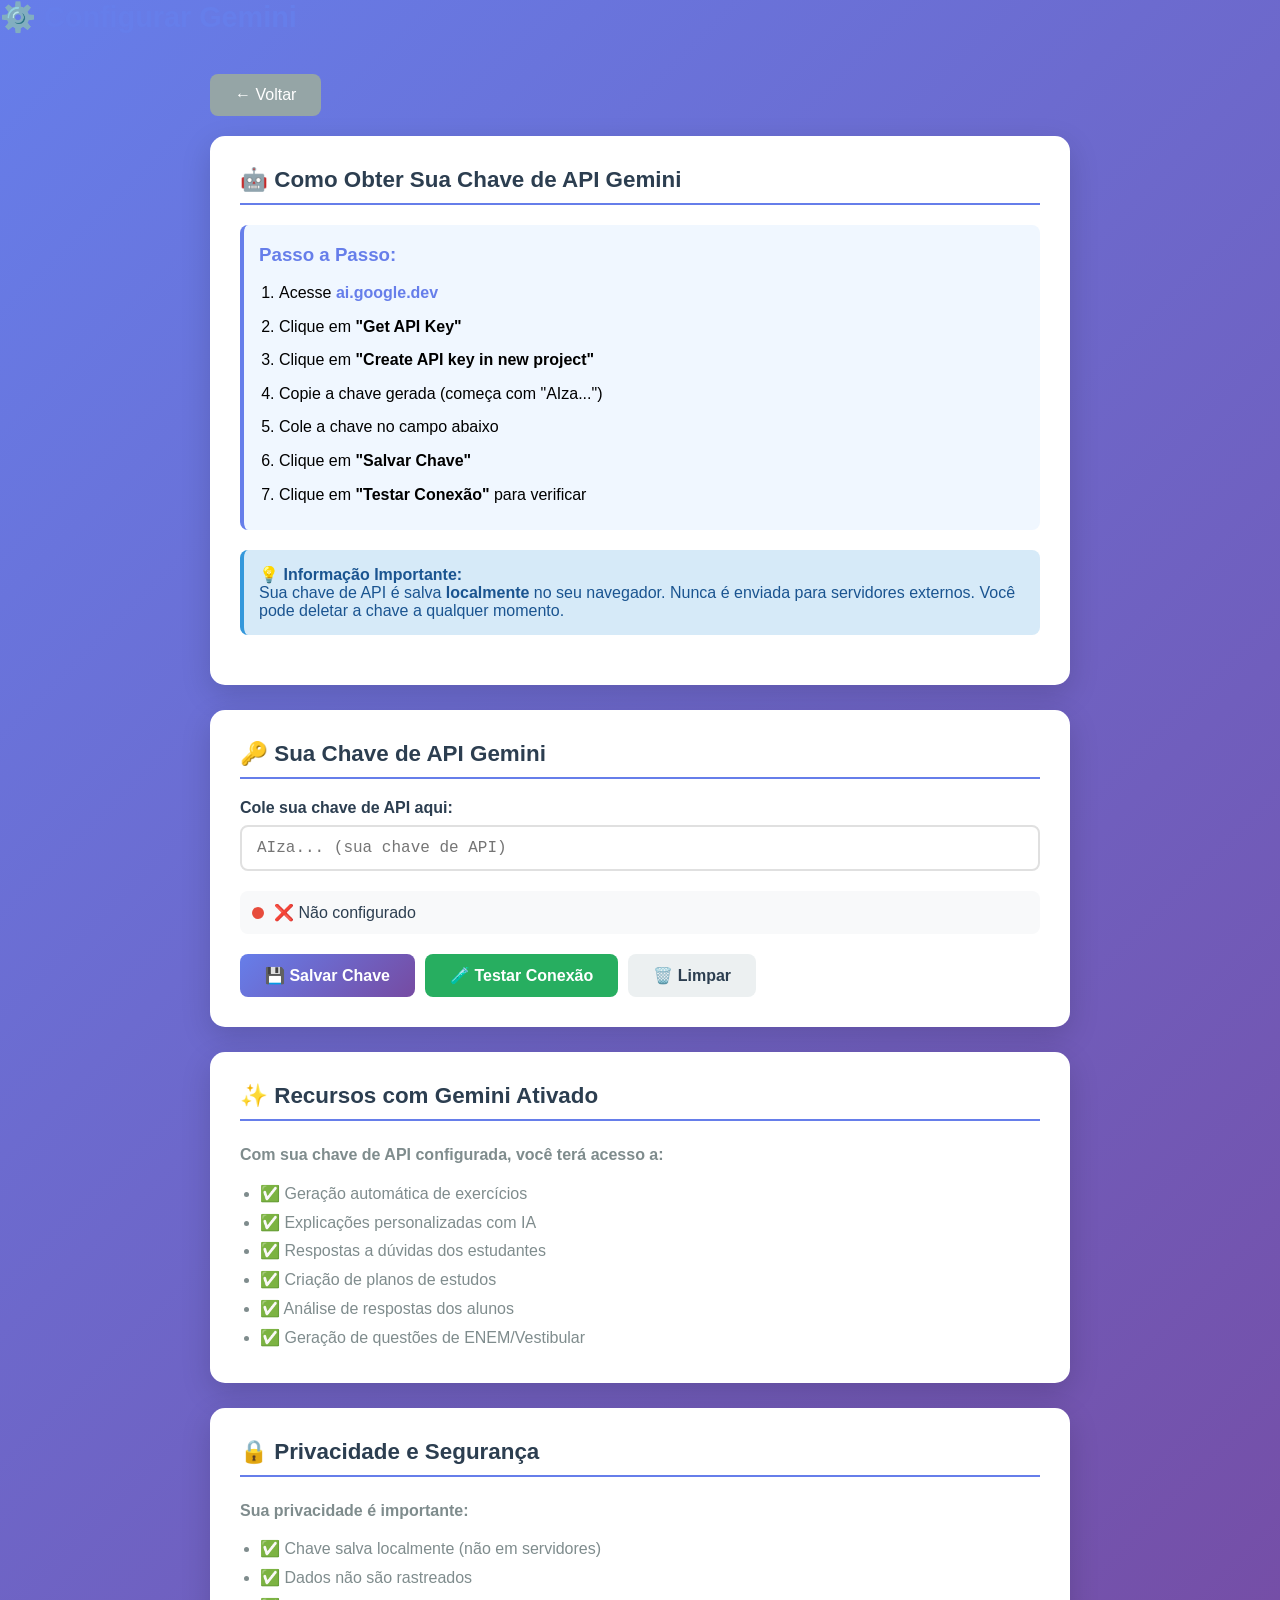
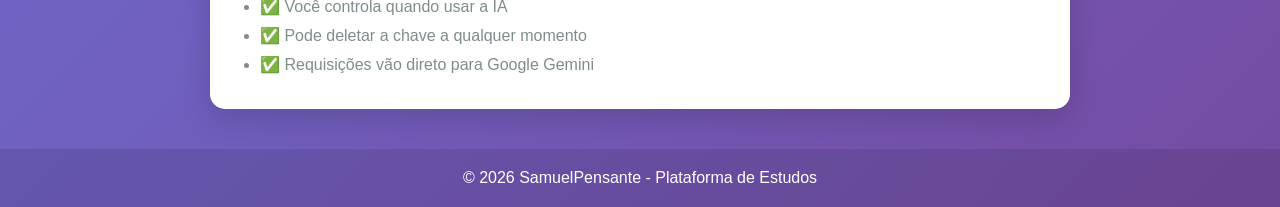
<file: config-gemini.html>
<!DOCTYPE html>
<html lang="pt-br">
<head>
    <meta charset="UTF-8">
    <meta name="viewport" content="width=device-width, initial-scale=1.0">
    <title>Configurar Gemini | SamuelPensante</title>
    <style>
        * {
            margin: 0;
            padding: 0;
            box-sizing: border-box;
        }

        :root {
            --cor-primaria: #667eea;
            --cor-secundaria: #764ba2;
            --cor-sucesso: #27ae60;
            --cor-erro: #e74c3c;
            --cor-aviso: #f39c12;
        }

        body {
            font-family: 'Segoe UI', Tahoma, Geneva, Verdana, sans-serif;
            background: linear-gradient(135deg, #667eea 0%, #764ba2 100%);
            min-height: 100vh;
        }

        <script>
            function verificarLogin() {
                const loginData = localStorage.getItem('loginSite');
                if (!loginData) {
                    window.location.href = 'login.html';
                    return;
                }
                const { expiracao } = JSON.parse(loginData);
                if (new Date().getTime() >= expiracao) {
                    localStorage.removeItem('loginSite');
                    window.location.href = 'login.html';
                }
            }
            verificarLogin();
        </script>

        header {
            background: rgba(255, 255, 255, 0.98);
            padding: 25px 40px;
            box-shadow: 0 8px 16px rgba(0, 0, 0, 0.1);
        }

        header h1 {
            color: var(--cor-primaria);
            font-size: 1.8rem;
        }

        .container {
            max-width: 900px;
            margin: 40px auto;
            padding: 0 20px;
        }

        .btn-voltar {
            display: inline-block;
            padding: 12px 25px;
            background: #95a5a6;
            color: white;
            text-decoration: none;
            border-radius: 8px;
            margin-bottom: 20px;
            transition: all 0.3s ease;
        }

        .btn-voltar:hover {
            background: #7f8c8d;
        }

        .card {
            background: white;
            border-radius: 15px;
            padding: 30px;
            margin-bottom: 25px;
            box-shadow: 0 10px 30px rgba(0, 0, 0, 0.15);
        }

        .card h2 {
            color: #2c3e50;
            margin-bottom: 20px;
            font-size: 1.4rem;
            border-bottom: 2px solid var(--cor-primaria);
            padding-bottom: 10px;
        }

        .alerta {
            padding: 15px;
            border-radius: 8px;
            margin-bottom: 20px;
            border-left: 4px solid;
        }

        .alerta-info {
            background: #d6eaf8;
            border-color: #3498db;
            color: #1a5490;
        }

        .alerta-sucesso {
            display: none;
            background: #d5f4e6;
            border-color: var(--cor-sucesso);
            color: #155724;
        }

        .alerta-sucesso.show {
            display: block;
        }

        .alerta-erro {
            display: none;
            background: #fadbd8;
            border-color: var(--cor-erro);
            color: #721c24;
        }

        .alerta-erro.show {
            display: block;
        }

        .form-group {
            margin-bottom: 20px;
        }

        .form-group label {
            display: block;
            margin-bottom: 8px;
            color: #2c3e50;
            font-weight: 600;
        }

        .form-group input,
        .form-group textarea {
            width: 100%;
            padding: 12px 15px;
            border: 2px solid #e0e0e0;
            border-radius: 8px;
            font-size: 1rem;
            font-family: 'Courier New', monospace;
            transition: all 0.3s ease;
        }

        .form-group input:focus,
        .form-group textarea:focus {
            outline: none;
            border-color: var(--cor-primaria);
            box-shadow: 0 0 0 3px rgba(102, 126, 234, 0.1);
        }

        .botoes {
            display: flex;
            gap: 10px;
            margin-top: 20px;
        }

        .btn {
            padding: 12px 25px;
            border: none;
            border-radius: 8px;
            font-weight: 700;
            cursor: pointer;
            transition: all 0.3s ease;
            font-size: 1rem;
        }

        .btn-salvar {
            background: linear-gradient(135deg, var(--cor-primaria), var(--cor-secundaria));
            color: white;
        }

        .btn-salvar:hover {
            transform: translateY(-2px);
            box-shadow: 0 8px 20px rgba(102, 126, 234, 0.4);
        }

        .btn-testar {
            background: var(--cor-sucesso);
            color: white;
        }

        .btn-testar:hover {
            background: #229954;
        }

        .btn-limpar {
            background: #ecf0f1;
            color: #2c3e50;
        }

        .btn-limpar:hover {
            background: #bdc3c7;
        }

        .status {
            display: flex;
            align-items: center;
            gap: 10px;
            padding: 12px;
            background: #f8f9fa;
            border-radius: 8px;
            margin-top: 10px;
        }

        .status-indicador {
            width: 12px;
            height: 12px;
            border-radius: 50%;
            background: var(--cor-erro);
        }

        .status-indicador.ativo {
            background: var(--cor-sucesso);
        }

        .status-texto {
            flex: 1;
            color: #2c3e50;
            font-weight: 500;
        }

        .info-box {
            background: #f0f7ff;
            border-left: 4px solid var(--cor-primaria);
            padding: 15px;
            border-radius: 8px;
            margin-bottom: 20px;
            line-height: 1.6;
        }

        .info-box h3 {
            color: var(--cor-primaria);
            margin-bottom: 10px;
        }

        .info-box ol {
            margin-left: 20px;
        }

        .info-box li {
            margin-bottom: 8px;
        }

        .info-box a {
            color: var(--cor-primaria);
            text-decoration: none;
            font-weight: 600;
        }

        .info-box a:hover {
            text-decoration: underline;
        }

        .loading {
            display: none;
            text-align: center;
            padding: 20px;
        }

        .loading.show {
            display: block;
        }

        .spinner {
            border: 3px solid #f3f3f3;
            border-top: 3px solid var(--cor-primaria);
            border-radius: 50%;
            width: 30px;
            height: 30px;
            animation: spin 1s linear infinite;
            margin: 0 auto 10px;
        }

        @keyframes spin {
            0% { transform: rotate(0deg); }
            100% { transform: rotate(360deg); }
        }

        footer {
            background: rgba(0, 0, 0, 0.1);
            color: white;
            text-align: center;
            padding: 20px;
            margin-top: 40px;
        }

        @media (max-width: 768px) {
            header {
                padding: 15px 20px;
            }

            .container {
                margin: 20px auto;
            }

            .botoes {
                flex-direction: column;
            }

            .btn {
                width: 100%;
            }
        }
    </style>
</head>
<body>
    <header>
        <h1>⚙️ Configurar Gemini</h1>
    </header>

    <div class="container">
        <a href="index.html" class="btn-voltar">← Voltar</a>

        <div id="alertaSucesso" class="alerta alerta-sucesso"></div>
        <div id="alertaErro" class="alerta alerta-erro"></div>

        <!-- INSTRUÇÕES -->
        <div class="card">
            <h2>🤖 Como Obter Sua Chave de API Gemini</h2>
            
            <div class="info-box">
                <h3>Passo a Passo:</h3>
                <ol>
                    <li>Acesse <a href="https://ai.google.dev" target="_blank">ai.google.dev</a></li>
                    <li>Clique em <strong>"Get API Key"</strong></li>
                    <li>Clique em <strong>"Create API key in new project"</strong></li>
                    <li>Copie a chave gerada (começa com "AIza...")</li>
                    <li>Cole a chave no campo abaixo</li>
                    <li>Clique em <strong>"Salvar Chave"</strong></li>
                    <li>Clique em <strong>"Testar Conexão"</strong> para verificar</li>
                </ol>
            </div>

            <div class="alerta alerta-info">
                <strong>💡 Informação Importante:</strong><br>
                Sua chave de API é salva <strong>localmente</strong> no seu navegador. Nunca é enviada para servidores externos. Você pode deletar a chave a qualquer momento.
            </div>
        </div>

        <!-- CONFIGURAÇÃO -->
        <div class="card">
            <h2>🔑 Sua Chave de API Gemini</h2>

            <div class="form-group">
                <label for="chaveGemini">Cole sua chave de API aqui:</label>
                <input 
                    type="password" 
                    id="chaveGemini" 
                    placeholder="AIza... (sua chave de API)"
                >
            </div>

            <div class="status">
                <div class="status-indicador" id="statusIndicador"></div>
                <div class="status-texto" id="statusTexto">Não configurado</div>
            </div>

            <div class="botoes">
                <button class="btn btn-salvar" onclick="salvarChave()">💾 Salvar Chave</button>
                <button class="btn btn-testar" onclick="testarConexao()">🧪 Testar Conexão</button>
                <button class="btn btn-limpar" onclick="limparChave()">🗑️ Limpar</button>
            </div>

            <div id="loading" class="loading">
                <div class="spinner"></div>
                <p>Processando...</p>
            </div>
        </div>

        <!-- RECURSOS -->
        <div class="card">
            <h2>✨ Recursos com Gemini Ativado</h2>
            
            <div style="color: #7f8c8d; line-height: 1.8;">
                <p><strong>Com sua chave de API configurada, você terá acesso a:</strong></p>
                <ul style="margin-left: 20px; margin-top: 10px;">
                    <li>✅ Geração automática de exercícios</li>
                    <li>✅ Explicações personalizadas com IA</li>
                    <li>✅ Respostas a dúvidas dos estudantes</li>
                    <li>✅ Criação de planos de estudos</li>
                    <li>✅ Análise de respostas dos alunos</li>
                    <li>✅ Geração de questões de ENEM/Vestibular</li>
                </ul>
            </div>
        </div>

        <!-- PRIVACIDADE -->
        <div class="card">
            <h2>🔒 Privacidade e Segurança</h2>
            
            <div style="color: #7f8c8d; line-height: 1.8;">
                <p><strong>Sua privacidade é importante:</strong></p>
                <ul style="margin-left: 20px; margin-top: 10px;">
                    <li>✅ Chave salva localmente (não em servidores)</li>
                    <li>✅ Dados não são rastreados</li>
                    <li>✅ Você controla quando usar a IA</li>
                    <li>✅ Pode deletar a chave a qualquer momento</li>
                    <li>✅ Requisições vão direto para Google Gemini</li>
                </ul>
            </div>
        </div>
    </div>

    <footer>
        <p>&copy; 2026 SamuelPensante - Plataforma de Estudos</p>
    </footer>

    <script src="js/ia-gemini.js"></script>
    <script>
        // Carregar configuração ao abrir
        window.addEventListener('load', function() {
            verificarStatus();
        });

        function salvarChave() {
            const chave = document.getElementById('chaveGemini').value.trim();
            
            if (!chave) {
                mostrarErro('Por favor, digite sua chave de API');
                return;
            }

            if (!chave.startsWith('AIza')) {
                mostrarErro('A chave parece inválida. Deve começar com "AIza"');
                return;
            }

            localStorage.setItem('geminiApiKey', chave);
            mostrarSucesso('✅ Chave salva com sucesso!');
            verificarStatus();
        }

        async function testarConexao() {
            const chave = localStorage.getItem('geminiApiKey');
            
            if (!chave) {
                mostrarErro('Configure a chave primeiro');
                return;
            }

            document.getElementById('loading').classList.add('show');

            try {
                const resultado = await gerarComGemini('Responda com uma palavra: Funciona?');
                
                document.getElementById('loading').classList.remove('show');

                if (resultado.sucesso) {
                    mostrarSucesso('✅ Conexão com Gemini funcionando perfeitamente!');
                } else {
                    mostrarErro('❌ Erro: ' + resultado.mensagem);
                }
            } catch (error) {
                document.getElementById('loading').classList.remove('show');
                mostrarErro('❌ Erro ao conectar com Gemini');
            }
        }

        function limparChave() {
            if (confirm('Tem certeza que deseja limpar a chave?')) {
                localStorage.removeItem('geminiApiKey');
                document.getElementById('chaveGemini').value = '';
                mostrarSucesso('Chave removida');
                verificarStatus();
            }
        }

        function verificarStatus() {
            const chave = localStorage.getItem('geminiApiKey');
            const indicador = document.getElementById('statusIndicador');
            const texto = document.getElementById('statusTexto');

            if (chave) {
                document.getElementById('chaveGemini').value = chave.substring(0, 10) + '...';
                indicador.classList.add('ativo');
                texto.textContent = '✅ Configurado e pronto para usar';
            } else {
                document.getElementById('chaveGemini').value = '';
                indicador.classList.remove('ativo');
                texto.textContent = '❌ Não configurado';
            }
        }

        function mostrarSucesso(mensagem) {
            const alerta = document.getElementById('alertaSucesso');
            alerta.textContent = mensagem;
            alerta.classList.add('show');
            setTimeout(() => alerta.classList.remove('show'), 5000);
        }

        function mostrarErro(mensagem) {
            const alerta = document.getElementById('alertaErro');
            alerta.textContent = mensagem;
            alerta.classList.add('show');
            setTimeout(() => alerta.classList.remove('show'), 5000);
        }
    </script>
</body>
</html>
</file>
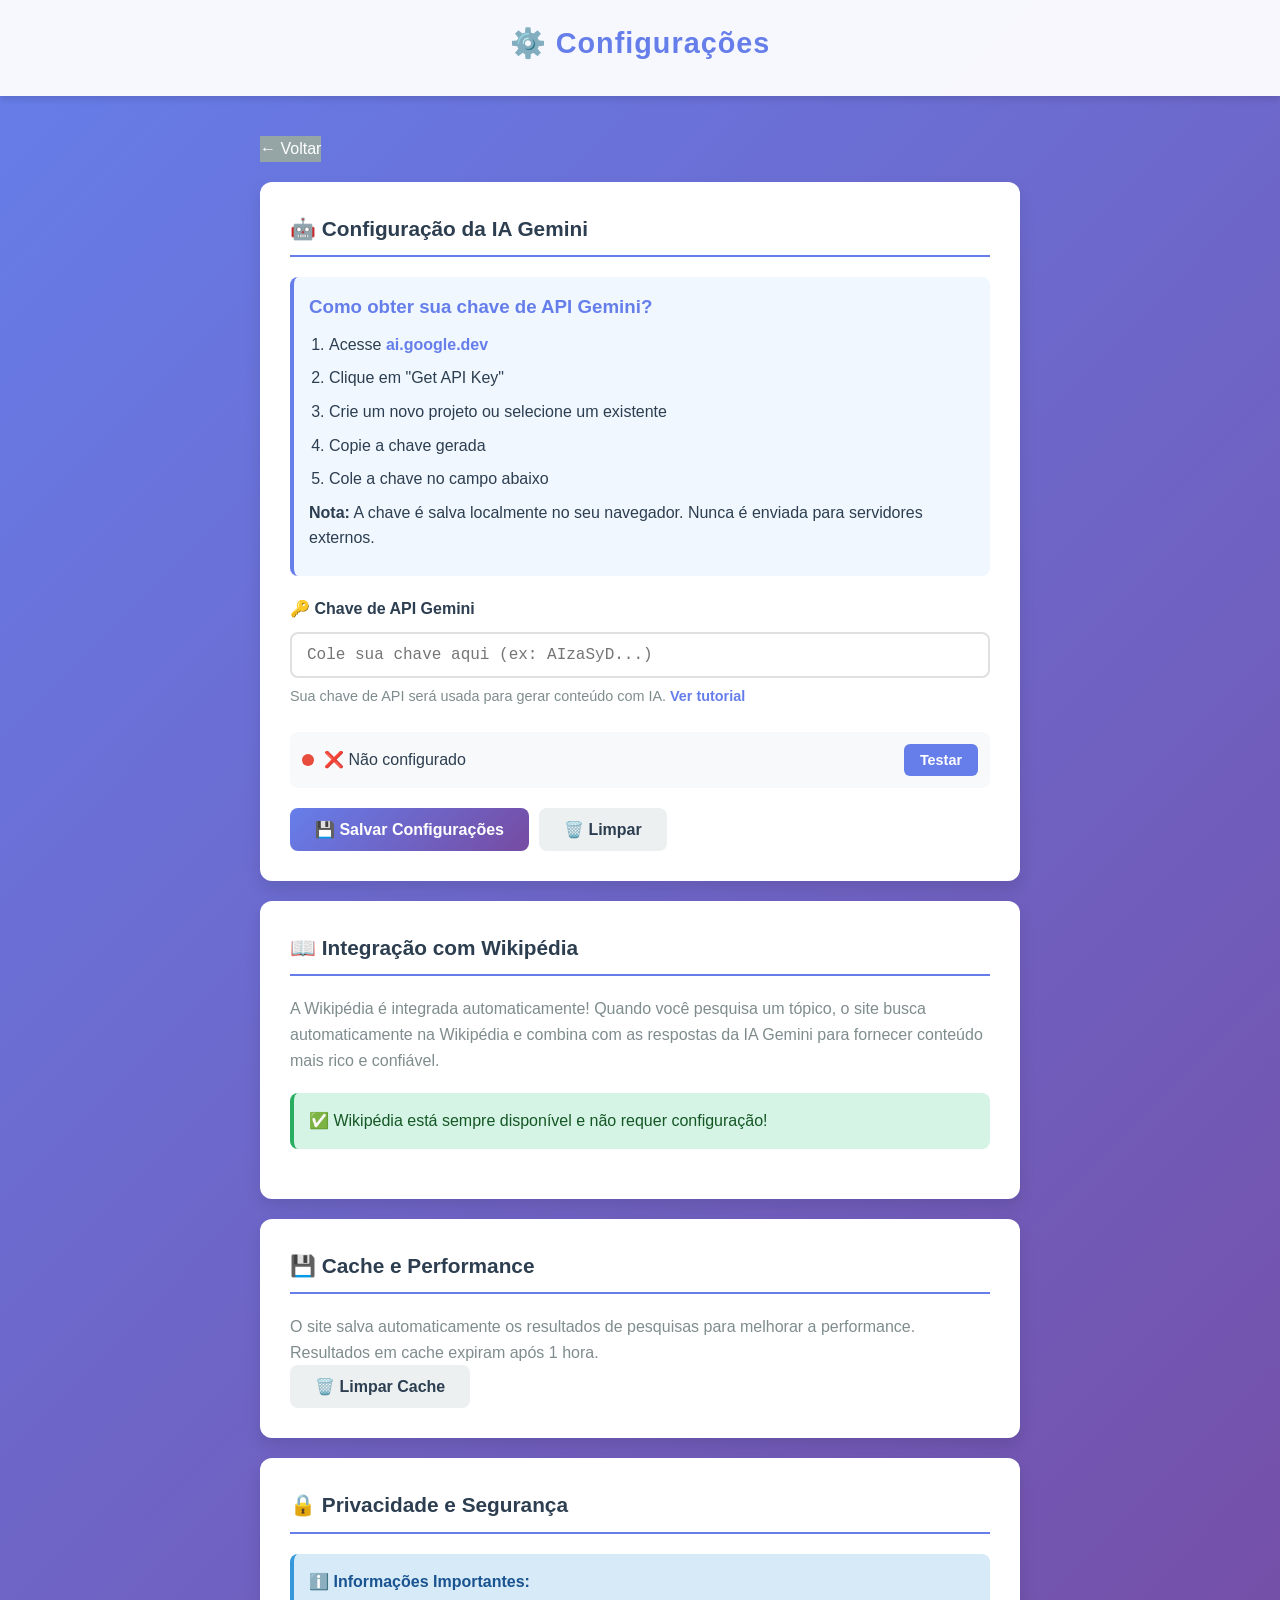
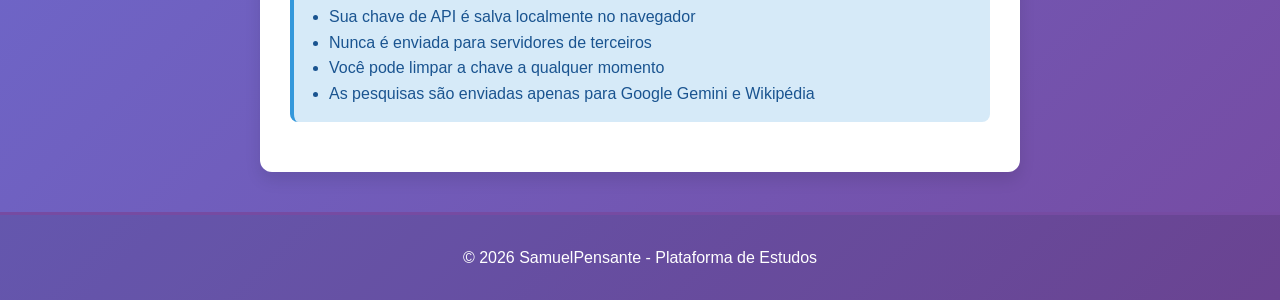
<file: configuracoes.html>
<!DOCTYPE html>
<html lang="pt-br">
<head>
    <meta charset="UTF-8">
    <meta name="viewport" content="width=device-width, initial-scale=1.0">
    <title>Configurações | SamuelPensante</title>
    <link rel="stylesheet" href="css/style.css">
    <style>
        :root {
            --cor-primaria: #667eea;
            --cor-secundaria: #764ba2;
        }

        body {
            font-family: 'Segoe UI', Tahoma, Geneva, Verdana, sans-serif;
            background: linear-gradient(135deg, #667eea 0%, #764ba2 100%);
            min-height: 100vh;
        }

        header {
            background: rgba(255, 255, 255, 0.95);
            padding: 20px 40px;
            box-shadow: 0 4px 6px rgba(0, 0, 0, 0.1);
        }

        header h1 {
            color: var(--cor-primaria);
            font-size: 1.8rem;
        }

        .container {
            max-width: 800px;
            margin: 40px auto;
            padding: 0 20px;
        }

        .card-config {
            background: white;
            border-radius: 12px;
            padding: 30px;
            margin-bottom: 20px;
            box-shadow: 0 8px 16px rgba(0, 0, 0, 0.1);
        }

        .card-config h2 {
            color: #2c3e50;
            margin-bottom: 20px;
            font-size: 1.3rem;
            border-bottom: 2px solid var(--cor-primaria);
            padding-bottom: 10px;
        }

        .config-grupo {
            margin-bottom: 25px;
        }

        .config-grupo label {
            display: block;
            margin-bottom: 10px;
            color: #2c3e50;
            font-weight: 600;
        }

        .config-grupo input,
        .config-grupo textarea {
            width: 100%;
            padding: 12px 15px;
            border: 2px solid #e0e0e0;
            border-radius: 8px;
            font-size: 1rem;
            font-family: 'Courier New', monospace;
            transition: all 0.3s ease;
        }

        .config-grupo input:focus,
        .config-grupo textarea:focus {
            outline: none;
            border-color: var(--cor-primaria);
            box-shadow: 0 0 0 3px rgba(102, 126, 234, 0.1);
        }

        .config-descricao {
            font-size: 0.9rem;
            color: #7f8c8d;
            margin-top: 8px;
            line-height: 1.5;
        }

        .config-link {
            color: var(--cor-primaria);
            text-decoration: none;
            font-weight: 600;
        }

        .config-link:hover {
            text-decoration: underline;
        }

        .botoes-config {
            display: flex;
            gap: 10px;
            margin-top: 20px;
        }

        .btn-config {
            padding: 12px 25px;
            border: none;
            border-radius: 8px;
            font-weight: 600;
            cursor: pointer;
            transition: all 0.3s ease;
            font-size: 1rem;
        }

        .btn-salvar {
            background: linear-gradient(135deg, var(--cor-primaria), var(--cor-secundaria));
            color: white;
        }

        .btn-salvar:hover {
            transform: translateY(-2px);
            box-shadow: 0 8px 16px rgba(102, 126, 234, 0.3);
        }

        .btn-limpar {
            background: #ecf0f1;
            color: #2c3e50;
        }

        .btn-limpar:hover {
            background: #bdc3c7;
        }

        .btn-voltar {
            background: #95a5a6;
            color: white;
            text-decoration: none;
            display: inline-block;
            margin-bottom: 20px;
        }

        .btn-voltar:hover {
            background: #7f8c8d;
        }

        .alerta {
            padding: 15px;
            border-radius: 8px;
            margin-bottom: 20px;
            border-left: 4px solid;
        }

        .alerta-sucesso {
            background: #d5f4e6;
            border-color: #27ae60;
            color: #155724;
        }

        .alerta-erro {
            background: #fadbd8;
            border-color: #e74c3c;
            color: #721c24;
        }

        .alerta-info {
            background: #d6eaf8;
            border-color: #3498db;
            color: #1a5490;
        }

        .alerta-aviso {
            background: #fef5e7;
            border-color: #f39c12;
            color: #7d6608;
        }

        .status-gemini {
            display: flex;
            align-items: center;
            gap: 10px;
            padding: 12px;
            background: #f8f9fa;
            border-radius: 8px;
            margin-top: 10px;
        }

        .status-indicador {
            width: 12px;
            height: 12px;
            border-radius: 50%;
            background: #e74c3c;
        }

        .status-indicador.ativo {
            background: #27ae60;
        }

        .status-texto {
            flex: 1;
            color: #2c3e50;
            font-weight: 500;
        }

        .btn-testar {
            padding: 8px 16px;
            background: var(--cor-primaria);
            color: white;
            border: none;
            border-radius: 6px;
            cursor: pointer;
            font-size: 0.9rem;
            font-weight: 600;
        }

        .btn-testar:hover {
            background: var(--cor-secundaria);
        }

        .secao-info {
            background: #f0f7ff;
            border-left: 4px solid var(--cor-primaria);
            padding: 15px;
            border-radius: 8px;
            margin-bottom: 20px;
        }

        .secao-info h3 {
            color: var(--cor-primaria);
            margin-bottom: 10px;
        }

        .secao-info p {
            color: #2c3e50;
            line-height: 1.6;
            margin-bottom: 10px;
        }

        .secao-info ol {
            margin-left: 20px;
            color: #2c3e50;
        }

        .secao-info li {
            margin-bottom: 8px;
        }

        footer {
            background: rgba(0, 0, 0, 0.1);
            color: white;
            text-align: center;
            padding: 20px;
            margin-top: 40px;
        }

        @media (max-width: 768px) {
            header {
                padding: 15px 20px;
            }

            .container {
                margin: 20px auto;
            }

            .card-config {
                padding: 20px;
            }

            .botoes-config {
                flex-direction: column;
            }

            .btn-config {
                width: 100%;
            }
        }
    </style>
</head>
<body>
    <header>
        <h1>⚙️ Configurações</h1>
    </header>

    <div class="container">
        <a href="index-novo.html" class="btn-voltar">← Voltar</a>

        <!-- CONFIGURAÇÃO GEMINI -->
        <div class="card-config">
            <h2>🤖 Configuração da IA Gemini</h2>

            <div class="secao-info">
                <h3>Como obter sua chave de API Gemini?</h3>
                <ol>
                    <li>Acesse <a href="https://ai.google.dev" class="config-link" target="_blank">ai.google.dev</a></li>
                    <li>Clique em "Get API Key"</li>
                    <li>Crie um novo projeto ou selecione um existente</li>
                    <li>Copie a chave gerada</li>
                    <li>Cole a chave no campo abaixo</li>
                </ol>
                <p><strong>Nota:</strong> A chave é salva localmente no seu navegador. Nunca é enviada para servidores externos.</p>
            </div>

            <div id="alertas"></div>

            <div class="config-grupo">
                <label for="chaveGemini">🔑 Chave de API Gemini</label>
                <input 
                    type="password" 
                    id="chaveGemini" 
                    placeholder="Cole sua chave aqui (ex: AIzaSyD...)"
                >
                <div class="config-descricao">
                    Sua chave de API será usada para gerar conteúdo com IA. 
                    <a href="https://ai.google.dev/tutorials/setup" class="config-link" target="_blank">Ver tutorial</a>
                </div>
            </div>

            <div class="status-gemini">
                <div class="status-indicador" id="statusIndicador"></div>
                <div class="status-texto" id="statusTexto">Não configurado</div>
                <button class="btn-testar" onclick="testarGemini()">Testar</button>
            </div>

            <div class="botoes-config">
                <button class="btn-config btn-salvar" onclick="salvarConfiguracoes()">💾 Salvar Configurações</button>
                <button class="btn-config btn-limpar" onclick="limparConfiguracoes()">🗑️ Limpar</button>
            </div>
        </div>

        <!-- INFORMAÇÕES SOBRE WIKIPÉDIA -->
        <div class="card-config">
            <h2>📖 Integração com Wikipédia</h2>
            <p style="color: #7f8c8d; line-height: 1.6;">
                A Wikipédia é integrada automaticamente! Quando você pesquisa um tópico, o site busca 
                automaticamente na Wikipédia e combina com as respostas da IA Gemini para fornecer 
                conteúdo mais rico e confiável.
            </p>
            <div class="alerta alerta-sucesso">
                ✅ Wikipédia está sempre disponível e não requer configuração!
            </div>
        </div>

        <!-- INFORMAÇÕES SOBRE CACHE -->
        <div class="card-config">
            <h2>💾 Cache e Performance</h2>
            <p style="color: #7f8c8d; line-height: 1.6;">
                O site salva automaticamente os resultados de pesquisas para melhorar a performance. 
                Resultados em cache expiram após 1 hora.
            </p>
            <button class="btn-config btn-limpar" onclick="limparCache()">🗑️ Limpar Cache</button>
        </div>

        <!-- INFORMAÇÕES SOBRE PRIVACIDADE -->
        <div class="card-config">
            <h2>🔒 Privacidade e Segurança</h2>
            <div class="alerta alerta-info">
                <strong>ℹ️ Informações Importantes:</strong>
                <ul style="margin-top: 10px; margin-left: 20px;">
                    <li>Sua chave de API é salva localmente no navegador</li>
                    <li>Nunca é enviada para servidores de terceiros</li>
                    <li>Você pode limpar a chave a qualquer momento</li>
                    <li>As pesquisas são enviadas apenas para Google Gemini e Wikipédia</li>
                </ul>
            </div>
        </div>
    </div>

    <footer>
        <p>&copy; 2026 SamuelPensante - Plataforma de Estudos</p>
    </footer>

    <script src="js/ia-gemini.js"></script>
    <script>
        // Carregar configurações ao abrir a página
        window.addEventListener('load', function() {
            carregarConfiguracoes();
            verificarStatusGemini();
        });

        function carregarConfiguracoes() {
            const chave = localStorage.getItem('geminiApiKey') || '';
            document.getElementById('chaveGemini').value = chave;
        }

        function salvarConfiguracoes() {
            const chave = document.getElementById('chaveGemini').value.trim();
            
            if (!chave) {
                mostrarAlerta('Por favor, digite sua chave de API', 'erro');
                return;
            }

            if (chave.length < 20) {
                mostrarAlerta('A chave parece muito curta. Verifique se copiou corretamente', 'aviso');
                return;
            }

            definirChaveGemini(chave);
            mostrarAlerta('✅ Configurações salvas com sucesso!', 'sucesso');
            verificarStatusGemini();
        }

        function limparConfiguracoes() {
            if (confirm('Tem certeza que deseja limpar as configurações?')) {
                localStorage.removeItem('geminiApiKey');
                document.getElementById('chaveGemini').value = '';
                mostrarAlerta('Configurações limpas', 'info');
                verificarStatusGemini();
            }
        }

        function limparCache() {
            if (confirm('Tem certeza que deseja limpar o cache?')) {
                localStorage.removeItem('cacheResultados');
                mostrarAlerta('Cache limpado com sucesso', 'sucesso');
            }
        }

        function verificarStatusGemini() {
            const chave = localStorage.getItem('geminiApiKey');
            const indicador = document.getElementById('statusIndicador');
            const texto = document.getElementById('statusTexto');

            if (chave) {
                indicador.classList.add('ativo');
                texto.textContent = '✅ Configurado e pronto para usar';
            } else {
                indicador.classList.remove('ativo');
                texto.textContent = '❌ Não configurado';
            }
        }

        async function testarGemini() {
            const chave = localStorage.getItem('geminiApiKey');
            
            if (!chave) {
                mostrarAlerta('Configure a chave primeiro', 'erro');
                return;
            }

            mostrarAlerta('⏳ Testando conexão com Gemini...', 'info');

            const resultado = await gerarComGemini('Responda com uma palavra: Funciona?');
            
            if (resultado.sucesso) {
                mostrarAlerta('✅ Conexão com Gemini funcionando perfeitamente!', 'sucesso');
            } else {
                mostrarAlerta('❌ Erro ao conectar com Gemini: ' + resultado.mensagem, 'erro');
            }
        }

        function mostrarAlerta(mensagem, tipo) {
            const container = document.getElementById('alertas');
            const alerta = document.createElement('div');
            alerta.className = `alerta alerta-${tipo}`;
            alerta.textContent = mensagem;
            
            container.innerHTML = '';
            container.appendChild(alerta);

            // Auto-remover após 5 segundos
            setTimeout(() => {
                alerta.remove();
            }, 5000);
        }
    </script>
</body>
</html>
</file>
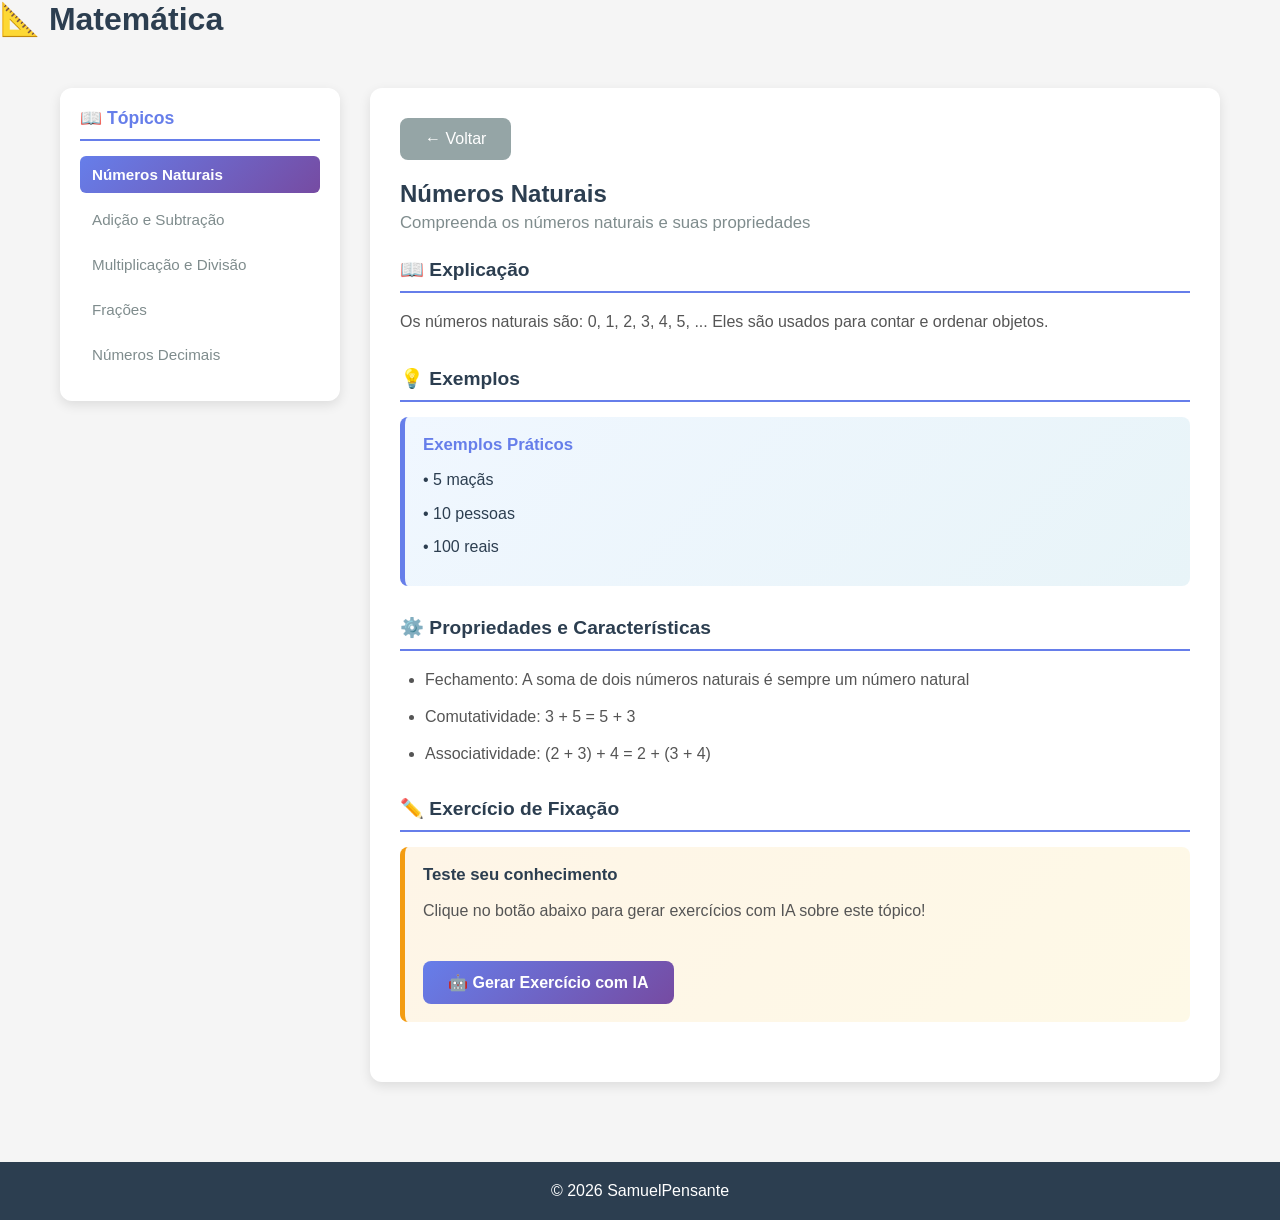
<file: disciplina.html>
<!DOCTYPE html>
<html lang="pt-br">
<head>
    <meta charset="UTF-8">
    <meta name="viewport" content="width=device-width, initial-scale=1.0">
    <title>Disciplina | SamuelPensante</title>
    <style>
        * {
            margin: 0;
            padding: 0;
            box-sizing: border-box;
        }

        :root {
            --cor-primaria: #667eea;
            --cor-secundaria: #764ba2;
        }

        body {
            font-family: 'Segoe UI', Tahoma, Geneva, Verdana, sans-serif;
            background: #f5f5f5;
            color: #2c3e50;
        }

        <script>
            function verificarLogin() {
                const loginData = localStorage.getItem('loginSite');
                if (!loginData) {
                    window.location.href = 'login.html';
                    return;
                }
                const { expiracao } = JSON.parse(loginData);
                if (new Date().getTime() >= expiracao) {
                    localStorage.removeItem('loginSite');
                    window.location.href = 'login.html';
                }
            }
            verificarLogin();
        </script>

        header {
            background: linear-gradient(135deg, var(--cor-primaria), var(--cor-secundaria));
            color: white;
            padding: 30px 40px;
            box-shadow: 0 8px 16px rgba(0, 0, 0, 0.1);
        }

        header h1 {
            font-size: 2rem;
            margin-bottom: 10px;
        }

        .container {
            max-width: 1200px;
            margin: 0 auto;
            padding: 40px 20px;
            display: grid;
            grid-template-columns: 280px 1fr;
            gap: 30px;
        }

        .sidebar {
            background: white;
            border-radius: 12px;
            padding: 20px;
            box-shadow: 0 4px 12px rgba(0, 0, 0, 0.1);
            height: fit-content;
            position: sticky;
            top: 20px;
        }

        .sidebar h3 {
            color: var(--cor-primaria);
            margin-bottom: 15px;
            font-size: 1.1rem;
            border-bottom: 2px solid var(--cor-primaria);
            padding-bottom: 10px;
        }

        .topicos-lista {
            list-style: none;
        }

        .topicos-lista li {
            margin-bottom: 8px;
        }

        .topicos-lista a {
            color: #7f8c8d;
            text-decoration: none;
            display: block;
            padding: 10px 12px;
            border-radius: 6px;
            transition: all 0.3s ease;
            cursor: pointer;
            font-size: 0.95rem;
        }

        .topicos-lista a:hover,
        .topicos-lista a.ativo {
            background: linear-gradient(135deg, var(--cor-primaria), var(--cor-secundaria));
            color: white;
            font-weight: 600;
        }

        .conteudo {
            background: white;
            border-radius: 12px;
            padding: 30px;
            box-shadow: 0 4px 12px rgba(0, 0, 0, 0.1);
        }

        .btn-voltar {
            display: inline-block;
            padding: 12px 25px;
            background: #95a5a6;
            color: white;
            text-decoration: none;
            border-radius: 8px;
            margin-bottom: 20px;
            transition: all 0.3s ease;
        }

        .btn-voltar:hover {
            background: #7f8c8d;
        }

        .topico {
            margin-bottom: 40px;
            display: none;
        }

        .topico.ativo {
            display: block;
            animation: fadeIn 0.3s ease;
        }

        @keyframes fadeIn {
            from { opacity: 0; }
            to { opacity: 1; }
        }

        .topico h2 {
            color: var(--cor-primaria);
            margin-bottom: 15px;
            font-size: 1.8rem;
            border-bottom: 3px solid var(--cor-primaria);
            padding-bottom: 10px;
        }

        .topico-descricao {
            color: #7f8c8d;
            margin-bottom: 20px;
            line-height: 1.8;
            font-size: 1.05rem;
        }

        .secao {
            margin-bottom: 30px;
        }

        .secao h3 {
            color: #2c3e50;
            margin-bottom: 15px;
            font-size: 1.2rem;
            border-bottom: 2px solid var(--cor-primaria);
            padding-bottom: 10px;
        }

        .secao p {
            color: #555;
            line-height: 1.8;
            margin-bottom: 15px;
        }

        .secao ul {
            margin-left: 25px;
            margin-bottom: 15px;
        }

        .secao li {
            margin-bottom: 10px;
            color: #555;
            line-height: 1.7;
        }

        .exemplo {
            background: linear-gradient(135deg, #f0f7ff 0%, #e8f4f8 100%);
            border-left: 5px solid var(--cor-primaria);
            padding: 18px;
            border-radius: 8px;
            margin-bottom: 15px;
        }

        .exemplo-titulo {
            font-weight: 700;
            color: var(--cor-primaria);
            margin-bottom: 12px;
            font-size: 1.05rem;
        }

        .exemplo p {
            color: #2c3e50;
            margin-bottom: 8px;
            line-height: 1.6;
        }

        .exercicio {
            background: linear-gradient(135deg, #fef5e7 0%, #fef9e7 100%);
            border-left: 5px solid #f39c12;
            padding: 18px;
            border-radius: 8px;
            margin-bottom: 15px;
        }

        .exercicio-titulo {
            font-weight: 700;
            color: #2c3e50;
            margin-bottom: 12px;
            font-size: 1.05rem;
        }

        .btn-gerar {
            padding: 12px 25px;
            background: linear-gradient(135deg, var(--cor-primaria), var(--cor-secundaria));
            color: white;
            border: none;
            border-radius: 8px;
            font-weight: 700;
            cursor: pointer;
            transition: all 0.3s ease;
            margin-top: 20px;
            font-size: 1rem;
        }

        .btn-gerar:hover {
            transform: translateY(-2px);
            box-shadow: 0 8px 20px rgba(102, 126, 234, 0.4);
        }

        .loading {
            text-align: center;
            padding: 20px;
        }

        .spinner {
            border: 3px solid #f3f3f3;
            border-top: 3px solid var(--cor-primaria);
            border-radius: 50%;
            width: 30px;
            height: 30px;
            animation: spin 1s linear infinite;
            margin: 0 auto 10px;
        }

        @keyframes spin {
            0% { transform: rotate(0deg); }
            100% { transform: rotate(360deg); }
        }

        footer {
            background: #2c3e50;
            color: white;
            text-align: center;
            padding: 20px;
            margin-top: 40px;
        }

        @media (max-width: 768px) {
            header {
                padding: 15px 20px;
            }

            .container {
                grid-template-columns: 1fr;
            }

            .sidebar {
                position: static;
            }

            header h1 {
                font-size: 1.5rem;
            }
        }
    </style>
</head>
<body>
    <header>
        <h1 id="disciplinaTitulo">📚 Disciplina</h1>
    </header>

    <div class="container">
        <aside class="sidebar">
            <h3>📖 Tópicos</h3>
            <ul class="topicos-lista" id="topicosLista"></ul>
        </aside>

        <main class="conteudo">
            <a href="index.html" class="btn-voltar">← Voltar</a>
            <div id="conteudoPrincipal"></div>
        </main>
    </div>

    <footer>
        <p>&copy; 2026 SamuelPensante</p>
    </footer>

    <script src="js/ia-gemini.js"></script>
    <script>
        let conteudoGlobal = {};
        let disciplinaAtual = '';

        async function carregarConteudo() {
            try {
                const response = await fetch('data/conteudo.json');
                conteudoGlobal = await response.json();
                carregarDisciplina();
            } catch (error) {
                console.error('Erro ao carregar conteúdo:', error);
                document.getElementById('conteudoPrincipal').innerHTML = '<p>Erro ao carregar conteúdo</p>';
            }
        }

        function carregarDisciplina() {
            const params = new URLSearchParams(window.location.search);
            disciplinaAtual = params.get('disciplina') || 'matematica';
            
            const disciplina = conteudoGlobal.disciplinas[disciplinaAtual];
            
            if (!disciplina) {
                document.getElementById('conteudoPrincipal').innerHTML = '<p>Disciplina não encontrada</p>';
                return;
            }

            document.getElementById('disciplinaTitulo').textContent = `${disciplina.icone} ${disciplina.nome}`;

            const topicosList = disciplina.topicos || [];
            const listHTML = topicosList.map((t, i) => 
                `<li><a onclick="selecionarTopico(${i})" style="cursor: pointer;">${t.titulo}</a></li>`
            ).join('');
            document.getElementById('topicosLista').innerHTML = listHTML;

            if (topicosList.length > 0) {
                selecionarTopico(0);
            }
        }

        function selecionarTopico(index) {
            const disciplina = conteudoGlobal.disciplinas[disciplinaAtual];
            const topicosList = disciplina.topicos || [];
            const topico = topicosList[index];

            if (!topico) return;

            let html = `
                <h2>${topico.titulo}</h2>
                <p class="topico-descricao">${topico.descricao}</p>
            `;

            // Explicação
            if (topico.conteudo.explicacao) {
                html += `
                    <div class="secao">
                        <h3>📖 Explicação</h3>
                        <p>${topico.conteudo.explicacao}</p>
                    </div>
                `;
            }

            // Exemplos
            if (topico.conteudo.exemplos && topico.conteudo.exemplos.length > 0) {
                html += `
                    <div class="secao">
                        <h3>💡 Exemplos</h3>
                        <div class="exemplo">
                            <div class="exemplo-titulo">Exemplos Práticos</div>
                            ${topico.conteudo.exemplos.map(ex => `<p>• ${ex}</p>`).join('')}
                        </div>
                    </div>
                `;
            }

            // Propriedades
            if (topico.conteudo.propriedades && topico.conteudo.propriedades.length > 0) {
                html += `
                    <div class="secao">
                        <h3>⚙️ Propriedades e Características</h3>
                        <ul>
                            ${topico.conteudo.propriedades.map(prop => `<li>${prop}</li>`).join('')}
                        </ul>
                    </div>
                `;
            }

            // Exercício
            html += `
                <div class="secao">
                    <h3>✏️ Exercício de Fixação</h3>
                    <div class="exercicio">
                        <div class="exercicio-titulo">Teste seu conhecimento</div>
                        <p>Clique no botão abaixo para gerar exercícios com IA sobre este tópico!</p>
                        <button class="btn-gerar" onclick="gerarExercicioComIA('${topico.titulo}')">🤖 Gerar Exercício com IA</button>
                    </div>
                </div>
            `;

            document.getElementById('conteudoPrincipal').innerHTML = html;

            // Marcar como ativo
            document.querySelectorAll('.topicos-lista a').forEach((a, i) => {
                a.classList.remove('ativo');
                if (i === index) a.classList.add('ativo');
            });
        }

        async function gerarExercicioComIA(topico) {
            const chave = localStorage.getItem('geminiApiKey');
            
            if (!chave) {
                alert('Configure sua chave de API Gemini em Configurações primeiro!');
                window.location.href = 'config-gemini.html';
                return;
            }

            const botao = event.target;
            botao.disabled = true;
            botao.textContent = '⏳ Gerando exercício...';

            try {
                const prompt = `Gere 3 exercícios de múltipla escolha sobre "${topico}". 
                Para cada exercício, forneça:
                1. Pergunta clara e bem formulada
                2. 4 opções (A, B, C, D)
                3. Resposta correta
                4. Explicação breve da resposta
                
                Formate de forma clara e legível.`;

                const resultado = await gerarComGemini(prompt);

                if (resultado.sucesso) {
                    const conteudoAtual = document.getElementById('conteudoPrincipal').innerHTML;
                    document.getElementById('conteudoPrincipal').innerHTML = conteudoAtual + `
                        <div style="margin-top: 30px; padding: 20px; background: #f0f7ff; border-radius: 8px; border-left: 5px solid var(--cor-primaria);">
                            <h3 style="color: var(--cor-primaria); margin-bottom: 15px;">🤖 Exercícios Gerados pela IA Gemini</h3>
                            <div style="color: #555; line-height: 1.8; white-space: pre-wrap; font-size: 0.95rem;">
                                ${resultado.conteudo}
                            </div>
                        </div>
                    `;
                } else {
                    alert('Erro ao gerar exercício: ' + resultado.mensagem);
                }
            } catch (error) {
                alert('Erro ao conectar com Gemini. Verifique sua chave de API.');
            }

            botao.disabled = false;
            botao.textContent = '🤖 Gerar Exercício com IA';
        }

        document.addEventListener('DOMContentLoaded', carregarConteudo);
    </script>
</body>
</html>
</file>
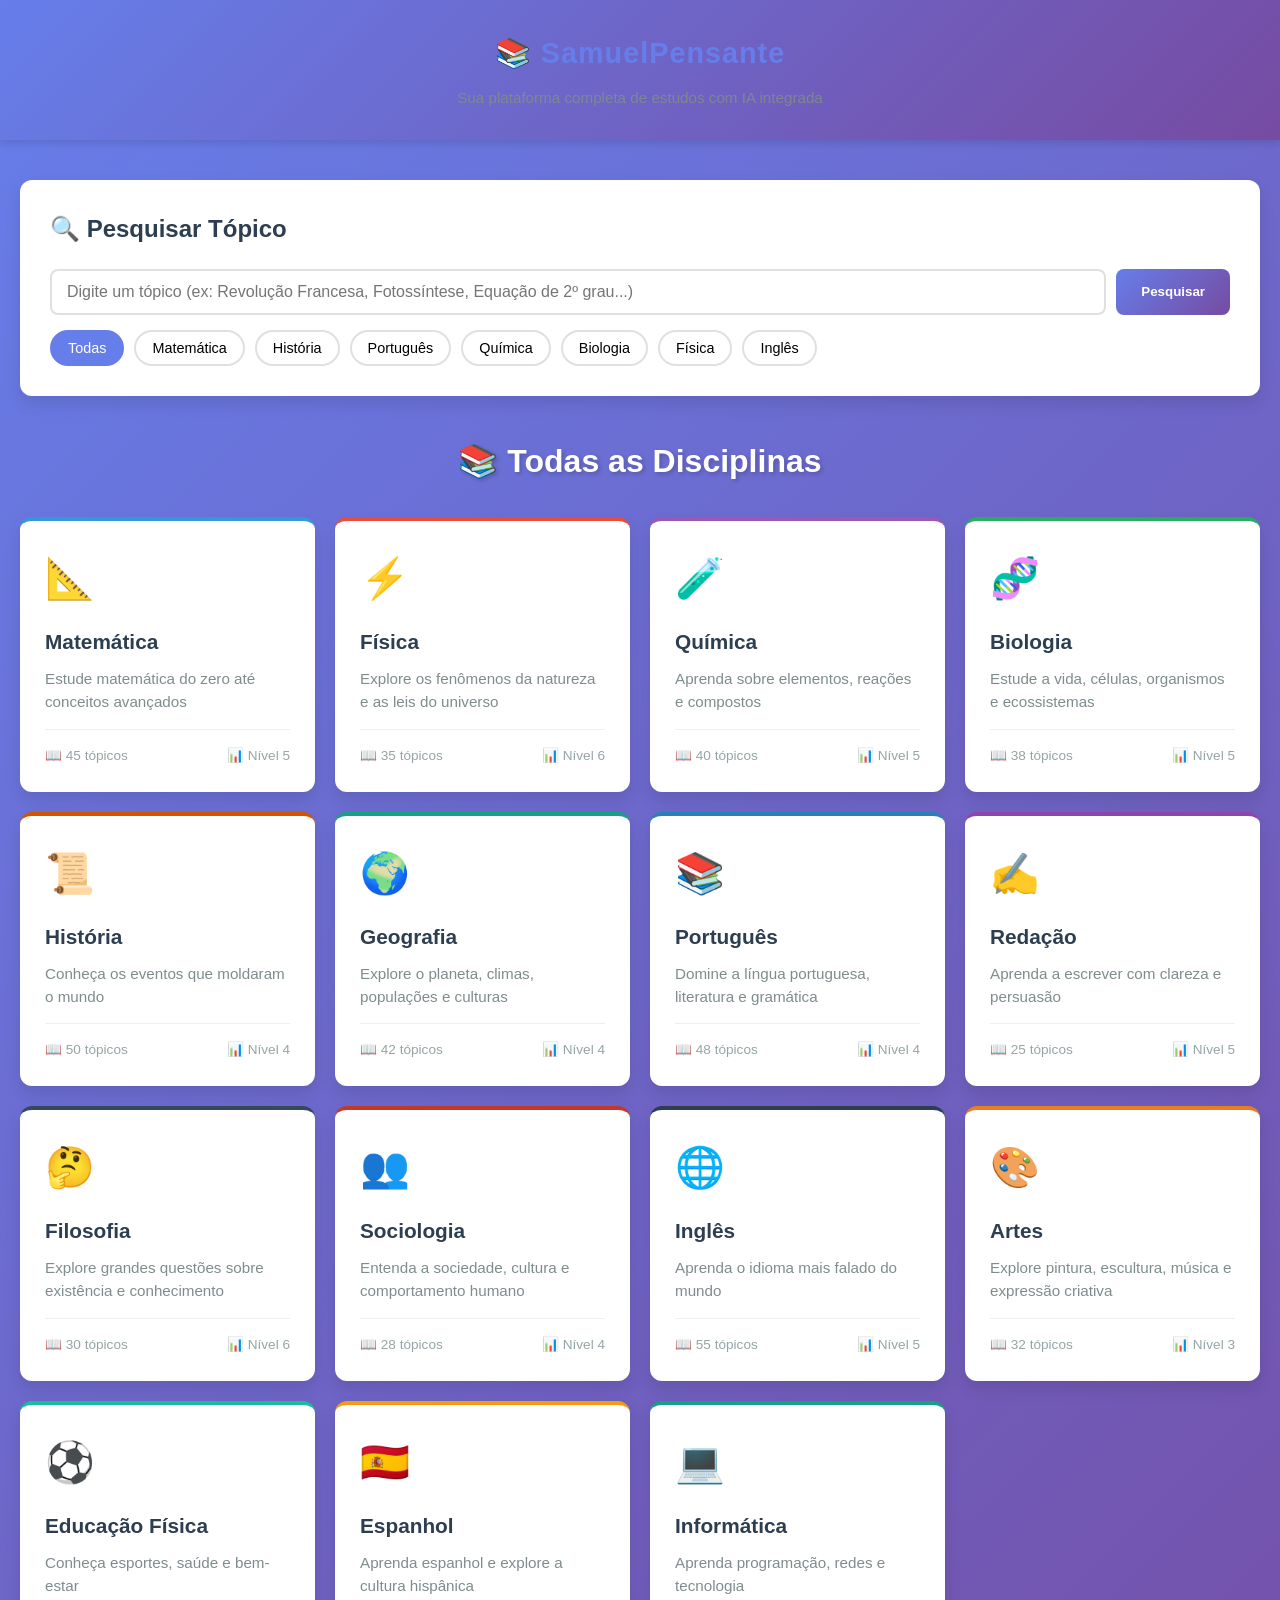
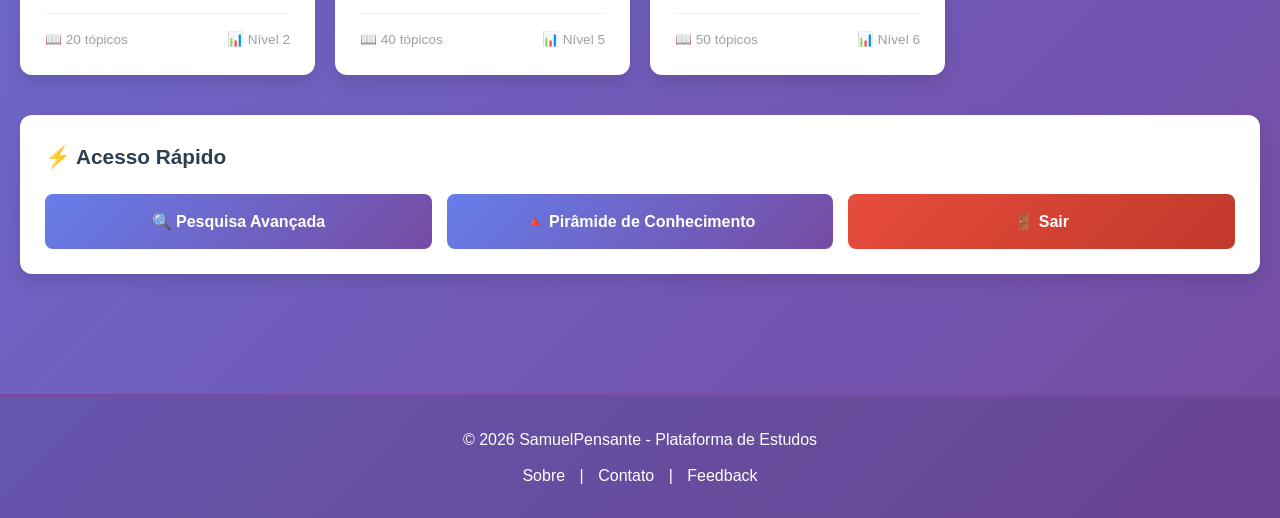
<file: index-novo.html>
<!DOCTYPE html>
<html lang="pt-br">
<head>
    <meta charset="UTF-8">
    <meta name="viewport" content="width=device-width, initial-scale=1.0">
    <title>SamuelPensante - Plataforma de Estudos Completa</title>
    <link rel="stylesheet" href="css/style.css">
    <style>
        :root {
            --cor-primaria: #667eea;
            --cor-secundaria: #764ba2;
            --cor-destaque: #f093fb;
            --cor-sucesso: #27ae60;
            --cor-aviso: #f39c12;
            --cor-erro: #e74c3c;
        }

        * {
            margin: 0;
            padding: 0;
            box-sizing: border-box;
        }

        body {
            font-family: 'Segoe UI', Tahoma, Geneva, Verdana, sans-serif;
            background: linear-gradient(135deg, #667eea 0%, #764ba2 100%);
            min-height: 100vh;
        }

        /* Verificação de login */
        <script>
            function verificarLogin() {
                const loginData = localStorage.getItem('loginSite');
                if (!loginData) {
                    window.location.href = 'login.html';
                    return;
                }
                const { expiracao } = JSON.parse(loginData);
                if (new Date().getTime() >= expiracao) {
                    localStorage.removeItem('loginSite');
                    window.location.href = 'login.html';
                }
            }
            verificarLogin();
        </script>

        header {
            background: rgba(255, 255, 255, 0.95);
            padding: 20px 40px;
            box-shadow: 0 4px 6px rgba(0, 0, 0, 0.1);
            position: sticky;
            top: 0;
            z-index: 100;
        }

        header h1 {
            color: var(--cor-primaria);
            font-size: 1.8rem;
            margin-bottom: 10px;
        }

        header p {
            color: #7f8c8d;
            font-size: 0.95rem;
        }

        .container {
            max-width: 1400px;
            margin: 0 auto;
            padding: 40px 20px;
        }

        .secao-titulo {
            color: white;
            font-size: 2rem;
            margin-bottom: 30px;
            text-align: center;
            text-shadow: 2px 2px 4px rgba(0, 0, 0, 0.2);
        }

        .grid-disciplinas {
            display: grid;
            grid-template-columns: repeat(auto-fill, minmax(280px, 1fr));
            gap: 20px;
            margin-bottom: 40px;
        }

        .card-disciplina {
            background: white;
            border-radius: 12px;
            padding: 25px;
            box-shadow: 0 8px 16px rgba(0, 0, 0, 0.1);
            cursor: pointer;
            transition: all 0.3s ease;
            border-top: 4px solid;
            position: relative;
            overflow: hidden;
        }

        .card-disciplina:hover {
            transform: translateY(-8px);
            box-shadow: 0 12px 24px rgba(0, 0, 0, 0.15);
        }

        .card-disciplina-icone {
            font-size: 2.5rem;
            margin-bottom: 15px;
        }

        .card-disciplina-nome {
            font-size: 1.3rem;
            font-weight: 700;
            color: #2c3e50;
            margin-bottom: 10px;
        }

        .card-disciplina-descricao {
            color: #7f8c8d;
            font-size: 0.95rem;
            margin-bottom: 15px;
            line-height: 1.5;
        }

        .card-disciplina-info {
            display: flex;
            justify-content: space-between;
            font-size: 0.85rem;
            color: #95a5a6;
            padding-top: 15px;
            border-top: 1px solid #ecf0f1;
        }

        .barra-pesquisa-principal {
            background: white;
            border-radius: 12px;
            padding: 30px;
            margin-bottom: 40px;
            box-shadow: 0 8px 16px rgba(0, 0, 0, 0.1);
        }

        .barra-pesquisa-principal h2 {
            color: #2c3e50;
            margin-bottom: 20px;
            font-size: 1.5rem;
        }

        .input-pesquisa-container {
            display: flex;
            gap: 10px;
            margin-bottom: 15px;
        }

        .input-pesquisa-container input {
            flex: 1;
            padding: 12px 15px;
            border: 2px solid #e0e0e0;
            border-radius: 8px;
            font-size: 1rem;
            transition: all 0.3s ease;
        }

        .input-pesquisa-container input:focus {
            outline: none;
            border-color: var(--cor-primaria);
            box-shadow: 0 0 0 3px rgba(102, 126, 234, 0.1);
        }

        .input-pesquisa-container button {
            padding: 12px 25px;
            background: linear-gradient(135deg, var(--cor-primaria), var(--cor-secundaria));
            color: white;
            border: none;
            border-radius: 8px;
            font-weight: 600;
            cursor: pointer;
            transition: all 0.3s ease;
        }

        .input-pesquisa-container button:hover {
            transform: translateY(-2px);
            box-shadow: 0 8px 16px rgba(102, 126, 234, 0.3);
        }

        .filtros {
            display: flex;
            gap: 10px;
            flex-wrap: wrap;
        }

        .filtro-btn {
            padding: 8px 16px;
            border: 2px solid #e0e0e0;
            background: white;
            border-radius: 20px;
            cursor: pointer;
            transition: all 0.3s ease;
            font-weight: 500;
            font-size: 0.9rem;
        }

        .filtro-btn:hover,
        .filtro-btn.ativo {
            background: var(--cor-primaria);
            color: white;
            border-color: var(--cor-primaria);
        }

        .resultados-pesquisa {
            background: white;
            border-radius: 12px;
            padding: 25px;
            margin-top: 20px;
            display: none;
        }

        .resultados-pesquisa.show {
            display: block;
        }

        .resultado-item {
            padding: 15px;
            border-bottom: 1px solid #ecf0f1;
            cursor: pointer;
            transition: all 0.3s ease;
            border-radius: 8px;
        }

        .resultado-item:hover {
            background: #f8f9fa;
            padding-left: 20px;
        }

        .resultado-titulo {
            font-weight: 600;
            color: #2c3e50;
            margin-bottom: 5px;
        }

        .resultado-descricao {
            color: #7f8c8d;
            font-size: 0.9rem;
            margin-bottom: 8px;
        }

        .resultado-badges {
            display: flex;
            gap: 8px;
            flex-wrap: wrap;
        }

        .badge {
            display: inline-block;
            padding: 4px 10px;
            background: #f0f0f0;
            border-radius: 12px;
            font-size: 0.8rem;
            color: #555;
        }

        .badge-disciplina {
            background: var(--cor-primaria);
            color: white;
        }

        .badge-dificuldade {
            background: var(--cor-aviso);
            color: white;
        }

        .secao-rapida {
            background: white;
            border-radius: 12px;
            padding: 25px;
            margin-bottom: 40px;
            box-shadow: 0 8px 16px rgba(0, 0, 0, 0.1);
        }

        .secao-rapida h3 {
            color: #2c3e50;
            margin-bottom: 20px;
            font-size: 1.3rem;
        }

        .botoes-rapidos {
            display: grid;
            grid-template-columns: repeat(auto-fit, minmax(200px, 1fr));
            gap: 15px;
        }

        .btn-rapido {
            padding: 15px;
            background: linear-gradient(135deg, var(--cor-primaria), var(--cor-secundaria));
            color: white;
            border: none;
            border-radius: 8px;
            font-weight: 600;
            cursor: pointer;
            transition: all 0.3s ease;
            text-align: center;
            text-decoration: none;
            display: block;
        }

        .btn-rapido:hover {
            transform: translateY(-3px);
            box-shadow: 0 8px 16px rgba(102, 126, 234, 0.3);
        }

        footer {
            background: rgba(0, 0, 0, 0.1);
            color: white;
            text-align: center;
            padding: 20px;
            margin-top: 40px;
        }

        footer a {
            color: white;
            text-decoration: none;
            margin: 0 10px;
        }

        footer a:hover {
            text-decoration: underline;
        }

        .modal-info {
            display: none;
            position: fixed;
            top: 0;
            left: 0;
            width: 100%;
            height: 100%;
            background: rgba(0, 0, 0, 0.5);
            z-index: 1000;
            justify-content: center;
            align-items: center;
        }

        .modal-info.show {
            display: flex;
        }

        .modal-conteudo {
            background: white;
            border-radius: 12px;
            padding: 30px;
            max-width: 600px;
            max-height: 80vh;
            overflow-y: auto;
            box-shadow: 0 20px 60px rgba(0, 0, 0, 0.3);
        }

        .modal-conteudo h2 {
            color: #2c3e50;
            margin-bottom: 15px;
        }

        .modal-conteudo p {
            color: #7f8c8d;
            line-height: 1.6;
            margin-bottom: 15px;
        }

        .modal-fechar {
            float: right;
            font-size: 1.5rem;
            cursor: pointer;
            color: #95a5a6;
        }

        .modal-fechar:hover {
            color: #2c3e50;
        }

        @media (max-width: 768px) {
            header {
                padding: 15px 20px;
            }

            header h1 {
                font-size: 1.5rem;
            }

            .secao-titulo {
                font-size: 1.5rem;
            }

            .grid-disciplinas {
                grid-template-columns: 1fr;
            }

            .input-pesquisa-container {
                flex-direction: column;
            }

            .barra-pesquisa-principal {
                padding: 20px;
            }
        }
    </style>
</head>
<body>
    <header>
        <h1>📚 SamuelPensante</h1>
        <p>Sua plataforma completa de estudos com IA integrada</p>
    </header>

    <div class="container">
        <!-- BARRA DE PESQUISA PRINCIPAL -->
        <div class="barra-pesquisa-principal">
            <h2>🔍 Pesquisar Tópico</h2>
            <div class="input-pesquisa-container">
                <input 
                    type="text" 
                    id="inputPesquisa" 
                    placeholder="Digite um tópico (ex: Revolução Francesa, Fotossíntese, Equação de 2º grau...)"
                >
                <button onclick="pesquisarGlobal()">Pesquisar</button>
            </div>
            
            <div class="filtros">
                <button class="filtro-btn ativo" onclick="filtrarDisciplina('todas')">Todas</button>
                <button class="filtro-btn" onclick="filtrarDisciplina('matematica')">Matemática</button>
                <button class="filtro-btn" onclick="filtrarDisciplina('historia')">História</button>
                <button class="filtro-btn" onclick="filtrarDisciplina('portugues')">Português</button>
                <button class="filtro-btn" onclick="filtrarDisciplina('quimica')">Química</button>
                <button class="filtro-btn" onclick="filtrarDisciplina('biologia')">Biologia</button>
                <button class="filtro-btn" onclick="filtrarDisciplina('fisica')">Física</button>
                <button class="filtro-btn" onclick="filtrarDisciplina('ingles')">Inglês</button>
            </div>

            <div class="resultados-pesquisa" id="resultadosPesquisa"></div>
        </div>

        <!-- DISCIPLINAS -->
        <h2 class="secao-titulo">📚 Todas as Disciplinas</h2>
        <div class="grid-disciplinas" id="gridDisciplinas"></div>

        <!-- SEÇÃO RÁPIDA -->
        <div class="secao-rapida">
            <h3>⚡ Acesso Rápido</h3>
            <div class="botoes-rapidos">
                <a href="pesquisar-materia.html" class="btn-rapido">🔍 Pesquisa Avançada</a>
                <a href="piramide-conhecimento.html" class="btn-rapido">🔺 Pirâmide de Conhecimento</a>
                <a href="#" onclick="fazerLogout()" class="btn-rapido" style="background: linear-gradient(135deg, #e74c3c, #c0392b);">🚪 Sair</a>
            </div>
        </div>
    </div>

    <footer>
        <p>&copy; 2026 SamuelPensante - Plataforma de Estudos</p>
        <p>
            <a href="#">Sobre</a> | 
            <a href="#">Contato</a> | 
            <a href="#">Feedback</a>
        </p>
    </footer>

    <script>
        let disciplinas = [];
        let filtroAtual = 'todas';

        // Carregar disciplinas
        async function carregarDisciplinas() {
            try {
                const response = await fetch('data/disciplinas.json');
                const data = await response.json();
                disciplinas = data.disciplinas;
                exibirDisciplinas();
            } catch (error) {
                console.error('Erro ao carregar disciplinas:', error);
            }
        }

        // Exibir disciplinas
        function exibirDisciplinas() {
            const grid = document.getElementById('gridDisciplinas');
            let html = '';

            disciplinas.forEach(disc => {
                html += `
                    <div class="card-disciplina" style="border-top-color: ${disc.cor};" onclick="abrirDisciplina('${disc.id}')">
                        <div class="card-disciplina-icone">${disc.icone}</div>
                        <div class="card-disciplina-nome">${disc.nome}</div>
                        <div class="card-disciplina-descricao">${disc.descricao}</div>
                        <div class="card-disciplina-info">
                            <span>📖 ${disc.topicos} tópicos</span>
                            <span>📊 Nível ${disc.nivelMedio}</span>
                        </div>
                    </div>
                `;
            });

            grid.innerHTML = html;
        }

        // Pesquisa global
        function pesquisarGlobal() {
            const termo = document.getElementById('inputPesquisa').value.toLowerCase().trim();
            
            if (!termo) {
                alert('Digite um termo para pesquisar');
                return;
            }

            // Aqui você integraria com Gemini e Wikipédia
            alert(`Pesquisando por: "${termo}"\n\nEm breve: Integração com IA Gemini e Wikipédia!`);
        }

        // Filtrar disciplina
        function filtrarDisciplina(disc) {
            filtroAtual = disc;
            
            document.querySelectorAll('.filtro-btn').forEach(btn => {
                btn.classList.remove('ativo');
            });
            event.target.classList.add('ativo');
        }

        // Abrir disciplina
        function abrirDisciplina(id) {
            const disc = disciplinas.find(d => d.id === id);
            if (disc) {
                alert(`Abrindo: ${disc.nome}\n\nEm breve: Página completa com todos os tópicos!`);
            }
        }

        // Logout
        function fazerLogout() {
            if (confirm('Tem certeza que deseja sair?')) {
                localStorage.removeItem('loginSite');
                window.location.href = 'login.html';
            }
        }

        // Inicializar
        document.addEventListener('DOMContentLoaded', carregarDisciplinas);
    </script>
</body>
</html>
</file>
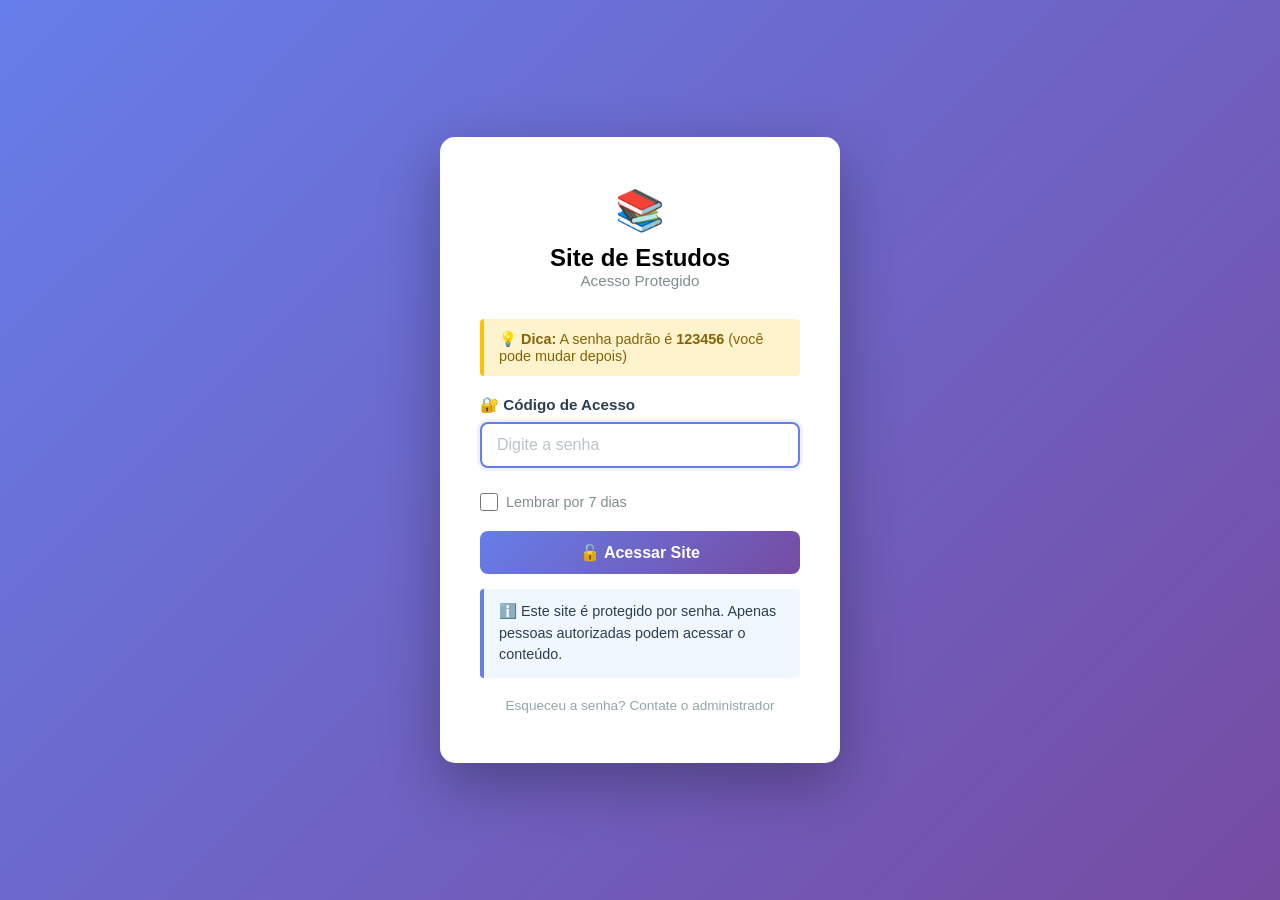
<file: login.html>
<!DOCTYPE html>
<html lang="pt-br">
<head>
    <meta charset="UTF-8">
    <meta name="viewport" content="width=device-width, initial-scale=1.0">
    <title>Login | Site de Estudos</title>
    <style>
        * {
            margin: 0;
            padding: 0;
            box-sizing: border-box;
        }

        body {
            font-family: 'Segoe UI', Tahoma, Geneva, Verdana, sans-serif;
            background: linear-gradient(135deg, #667eea 0%, #764ba2 100%);
            min-height: 100vh;
            display: flex;
            justify-content: center;
            align-items: center;
            padding: 20px;
        }

        .container-login {
            background: white;
            border-radius: 15px;
            box-shadow: 0 20px 60px rgba(0, 0, 0, 0.3);
            padding: 50px 40px;
            max-width: 400px;
            width: 100%;
            animation: slideIn 0.5s ease-out;
        }

        @keyframes slideIn {
            from {
                opacity: 0;
                transform: translateY(-30px);
            }
            to {
                opacity: 1;
                transform: translateY(0);
            }
        }

        .logo {
            text-align: center;
            margin-bottom: 30px;
        }

        .logo h1 {
            font-size: 2.5rem;
            color: #667eea;
            margin-bottom: 10px;
        }

        .logo p {
            color: #7f8c8d;
            font-size: 0.95rem;
        }

        .form-group {
            margin-bottom: 25px;
        }

        .form-group label {
            display: block;
            margin-bottom: 8px;
            color: #2c3e50;
            font-weight: 600;
            font-size: 0.95rem;
        }

        .form-group input {
            width: 100%;
            padding: 12px 15px;
            border: 2px solid #e0e0e0;
            border-radius: 8px;
            font-size: 1rem;
            transition: all 0.3s ease;
            font-family: inherit;
        }

        .form-group input:focus {
            outline: none;
            border-color: #667eea;
            box-shadow: 0 0 0 3px rgba(102, 126, 234, 0.1);
        }

        .form-group input::placeholder {
            color: #bdc3c7;
        }

        .btn-login {
            width: 100%;
            padding: 12px;
            background: linear-gradient(135deg, #667eea 0%, #764ba2 100%);
            color: white;
            border: none;
            border-radius: 8px;
            font-size: 1rem;
            font-weight: 600;
            cursor: pointer;
            transition: all 0.3s ease;
            margin-bottom: 15px;
        }

        .btn-login:hover {
            transform: translateY(-2px);
            box-shadow: 0 10px 20px rgba(102, 126, 234, 0.3);
        }

        .btn-login:active {
            transform: translateY(0);
        }

        .opcoes {
            display: flex;
            gap: 10px;
            margin-bottom: 20px;
        }

        .checkbox-group {
            display: flex;
            align-items: center;
            gap: 8px;
            font-size: 0.9rem;
            color: #7f8c8d;
        }

        .checkbox-group input[type="checkbox"] {
            width: 18px;
            height: 18px;
            cursor: pointer;
            accent-color: #667eea;
        }

        .info-box {
            background: #f0f7ff;
            border-left: 4px solid #667eea;
            padding: 12px 15px;
            border-radius: 4px;
            margin-bottom: 20px;
            font-size: 0.9rem;
            color: #2c3e50;
            line-height: 1.5;
        }

        .erro {
            background: #fadbd8;
            border-left: 4px solid #e74c3c;
            padding: 12px 15px;
            border-radius: 4px;
            margin-bottom: 20px;
            color: #721c24;
            font-size: 0.9rem;
            display: none;
        }

        .erro.show {
            display: block;
            animation: shake 0.5s ease-in-out;
        }

        @keyframes shake {
            0%, 100% { transform: translateX(0); }
            25% { transform: translateX(-10px); }
            75% { transform: translateX(10px); }
        }

        .sucesso {
            background: #d5f4e6;
            border-left: 4px solid #27ae60;
            padding: 12px 15px;
            border-radius: 4px;
            margin-bottom: 20px;
            color: #155724;
            font-size: 0.9rem;
            display: none;
        }

        .sucesso.show {
            display: block;
            animation: slideIn 0.5s ease-out;
        }

        .footer-login {
            text-align: center;
            color: #95a5a6;
            font-size: 0.85rem;
            margin-top: 20px;
        }

        .footer-login a {
            color: #667eea;
            text-decoration: none;
            font-weight: 600;
        }

        .footer-login a:hover {
            text-decoration: underline;
        }

        .senha-info {
            background: #fff3cd;
            border-left: 4px solid #ffc107;
            padding: 12px 15px;
            border-radius: 4px;
            margin-bottom: 20px;
            font-size: 0.9rem;
            color: #856404;
        }

        @media (max-width: 480px) {
            .container-login {
                padding: 30px 20px;
            }

            .logo h1 {
                font-size: 2rem;
            }
        }

        .loading {
            display: none;
            text-align: center;
            margin-bottom: 15px;
        }

        .spinner {
            border: 3px solid #f3f3f3;
            border-top: 3px solid #667eea;
            border-radius: 50%;
            width: 30px;
            height: 30px;
            animation: spin 1s linear infinite;
            margin: 0 auto;
        }

        @keyframes spin {
            0% { transform: rotate(0deg); }
            100% { transform: rotate(360deg); }
        }
    </style>
</head>
<body>
    <div class="container-login">
        <div class="logo">
            <h1>📚</h1>
            <h2>Site de Estudos</h2>
            <p>Acesso Protegido</p>
        </div>

        <div class="senha-info">
            💡 <strong>Dica:</strong> A senha padrão é <strong>123456</strong> (você pode mudar depois)
        </div>

        <div class="erro" id="erro"></div>
        <div class="sucesso" id="sucesso"></div>

        <form id="formLogin" onsubmit="fazerLogin(event)">
            <div class="form-group">
                <label for="senha">🔐 Código de Acesso</label>
                <input 
                    type="password" 
                    id="senha" 
                    placeholder="Digite a senha" 
                    required
                    autofocus
                >
            </div>

            <div class="opcoes">
                <div class="checkbox-group">
                    <input type="checkbox" id="lembrar" name="lembrar">
                    <label for="lembrar" style="margin: 0; cursor: pointer;">Lembrar por 7 dias</label>
                </div>
            </div>

            <div class="loading" id="loading">
                <div class="spinner"></div>
            </div>

            <button type="submit" class="btn-login" id="btnLogin">
                🔓 Acessar Site
            </button>
        </form>

        <div class="info-box">
            ℹ️ Este site é protegido por senha. Apenas pessoas autorizadas podem acessar o conteúdo.
        </div>

        <div class="footer-login">
            <p>Esqueceu a senha? Contate o administrador</p>
        </div>
    </div>

    <script>
        // Configuração de senhas (você pode mudar isso)
        const SENHAS_VALIDAS = [
            '123456',      // Senha padrão
            'estudos2026'  // Senha alternativa
        ];

        // Verificar se já está logado
        window.addEventListener('load', function() {
            verificarLogin();
        });

        function verificarLogin() {
            const loginData = localStorage.getItem('loginSite');
            
            if (loginData) {
                const { timestamp, expiracao } = JSON.parse(loginData);
                const agora = new Date().getTime();
                
                // Se ainda está dentro do período de validade
                if (agora < expiracao) {
                    irParaPrincipal();
                    return;
                }
            }
            
            // Se expirou, limpar
            localStorage.removeItem('loginSite');
        }

        function fazerLogin(event) {
            event.preventDefault();

            const senha = document.getElementById('senha').value;
            const lembrar = document.getElementById('lembrar').checked;
            const erro = document.getElementById('erro');
            const sucesso = document.getElementById('sucesso');
            const btnLogin = document.getElementById('btnLogin');
            const loading = document.getElementById('loading');

            // Limpar mensagens
            erro.classList.remove('show');
            sucesso.classList.remove('show');

            // Mostrar loading
            loading.style.display = 'block';
            btnLogin.disabled = true;

            // Simular processamento
            setTimeout(() => {
                // Verificar senha
                if (SENHAS_VALIDAS.includes(senha)) {
                    // Senha correta!
                    sucesso.textContent = '✅ Senha correta! Acessando...';
                    sucesso.classList.add('show');

                    // Calcular tempo de expiração
                    const agora = new Date().getTime();
                    const expiracao = lembrar 
                        ? agora + (7 * 24 * 60 * 60 * 1000) // 7 dias
                        : agora + (24 * 60 * 60 * 1000);     // 1 dia

                    // Salvar no localStorage
                    localStorage.setItem('loginSite', JSON.stringify({
                        timestamp: agora,
                        expiracao: expiracao,
                        lembrar: lembrar
                    }));

                    // Redirecionar após 1 segundo
                    setTimeout(() => {
                        irParaPrincipal();
                    }, 1000);
                } else {
                    // Senha incorreta
                    erro.textContent = '❌ Senha incorreta! Tente novamente.';
                    erro.classList.add('show');

                    // Limpar campo
                    document.getElementById('senha').value = '';
                    document.getElementById('senha').focus();

                    // Esconder loading
                    loading.style.display = 'none';
                    btnLogin.disabled = false;
                }
            }, 500);
        }

        function irParaPrincipal() {
            window.location.href = 'index.html';
        }

        // Permitir Enter para enviar
        document.getElementById('senha').addEventListener('keypress', function(e) {
            if (e.key === 'Enter') {
                document.getElementById('formLogin').submit();
            }
        });

        // Mostrar/esconder senha
        function toggleSenha() {
            const input = document.getElementById('senha');
            input.type = input.type === 'password' ? 'text' : 'password';
        }
    </script>
</body>
</html>
</file>
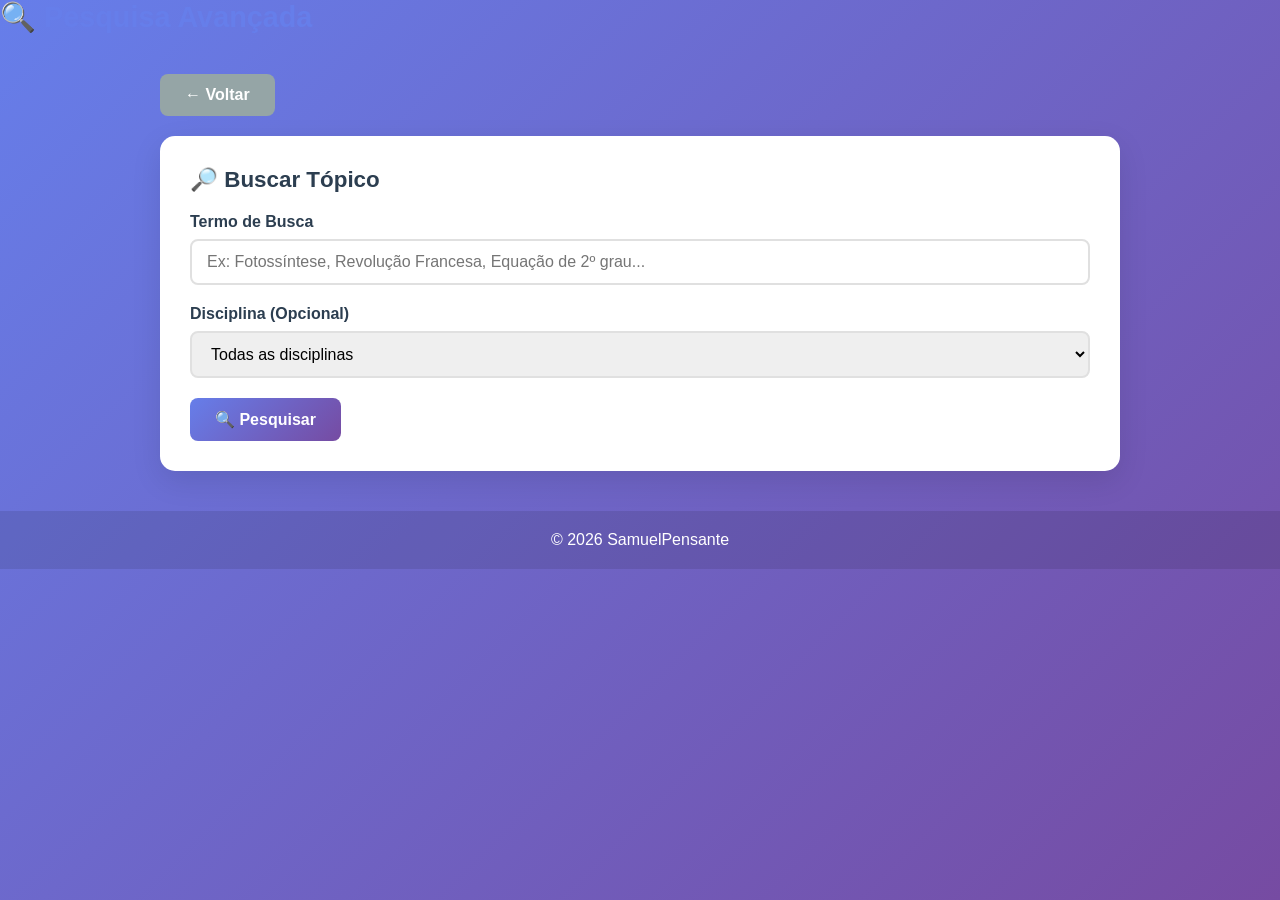
<file: pesquisa.html>
<!DOCTYPE html>
<html lang="pt-br">
<head>
    <meta charset="UTF-8">
    <meta name="viewport" content="width=device-width, initial-scale=1.0">
    <title>Pesquisa Avançada | SamuelPensante</title>
    <style>
        * {
            margin: 0;
            padding: 0;
            box-sizing: border-box;
        }

        :root {
            --cor-primaria: #667eea;
            --cor-secundaria: #764ba2;
        }

        body {
            font-family: 'Segoe UI', Tahoma, Geneva, Verdana, sans-serif;
            background: linear-gradient(135deg, #667eea 0%, #764ba2 100%);
            min-height: 100vh;
        }

        <script>
            function verificarLogin() {
                const loginData = localStorage.getItem('loginSite');
                if (!loginData) {
                    window.location.href = 'login.html';
                    return;
                }
                const { expiracao } = JSON.parse(loginData);
                if (new Date().getTime() >= expiracao) {
                    localStorage.removeItem('loginSite');
                    window.location.href = 'login.html';
                }
            }
            verificarLogin();
        </script>

        header {
            background: rgba(255, 255, 255, 0.98);
            padding: 20px 40px;
            box-shadow: 0 8px 16px rgba(0, 0, 0, 0.1);
        }

        header h1 {
            color: var(--cor-primaria);
            font-size: 1.8rem;
            margin-bottom: 5px;
        }

        .container {
            max-width: 1000px;
            margin: 40px auto;
            padding: 0 20px;
        }

        .card {
            background: white;
            border-radius: 15px;
            padding: 30px;
            margin-bottom: 25px;
            box-shadow: 0 10px 30px rgba(0, 0, 0, 0.1);
        }

        .card h2 {
            color: #2c3e50;
            margin-bottom: 20px;
            font-size: 1.4rem;
        }

        .form-group {
            margin-bottom: 20px;
        }

        .form-group label {
            display: block;
            margin-bottom: 8px;
            color: #2c3e50;
            font-weight: 600;
        }

        .form-group input,
        .form-group select,
        .form-group textarea {
            width: 100%;
            padding: 12px 15px;
            border: 2px solid #e0e0e0;
            border-radius: 8px;
            font-size: 1rem;
            font-family: inherit;
            transition: all 0.3s ease;
        }

        .form-group input:focus,
        .form-group select:focus,
        .form-group textarea:focus {
            outline: none;
            border-color: var(--cor-primaria);
            box-shadow: 0 0 0 3px rgba(102, 126, 234, 0.1);
        }

        .btn {
            padding: 12px 25px;
            background: linear-gradient(135deg, var(--cor-primaria), var(--cor-secundaria));
            color: white;
            border: none;
            border-radius: 8px;
            font-weight: 700;
            cursor: pointer;
            transition: all 0.3s ease;
            font-size: 1rem;
        }

        .btn:hover {
            transform: translateY(-2px);
            box-shadow: 0 8px 20px rgba(102, 126, 234, 0.4);
        }

        .btn-voltar {
            background: #95a5a6;
            display: inline-block;
            margin-bottom: 20px;
            text-decoration: none;
        }

        .resultado {
            background: #f8f9fa;
            border-left: 4px solid var(--cor-primaria);
            padding: 20px;
            border-radius: 8px;
            margin-top: 20px;
        }

        .resultado-titulo {
            font-size: 1.2rem;
            font-weight: 700;
            color: #2c3e50;
            margin-bottom: 10px;
        }

        .resultado-conteudo {
            color: #555;
            line-height: 1.8;
            margin-bottom: 15px;
        }

        .resultado-link {
            color: var(--cor-primaria);
            text-decoration: none;
            font-weight: 600;
        }

        .resultado-link:hover {
            text-decoration: underline;
        }

        .loading {
            text-align: center;
            padding: 30px;
        }

        .spinner {
            border: 4px solid #f3f3f3;
            border-top: 4px solid var(--cor-primaria);
            border-radius: 50%;
            width: 40px;
            height: 40px;
            animation: spin 1s linear infinite;
            margin: 0 auto 15px;
        }

        @keyframes spin {
            0% { transform: rotate(0deg); }
            100% { transform: rotate(360deg); }
        }

        .alerta {
            padding: 15px;
            border-radius: 8px;
            margin-bottom: 20px;
            border-left: 4px solid;
        }

        .alerta-info {
            background: #d6eaf8;
            border-color: #3498db;
            color: #1a5490;
        }

        .alerta-sucesso {
            background: #d5f4e6;
            border-color: #27ae60;
            color: #155724;
        }

        .alerta-erro {
            background: #fadbd8;
            border-color: #e74c3c;
            color: #721c24;
        }

        footer {
            background: rgba(0, 0, 0, 0.1);
            color: white;
            text-align: center;
            padding: 20px;
            margin-top: 40px;
        }

        @media (max-width: 768px) {
            header {
                padding: 15px 20px;
            }

            .container {
                margin: 20px auto;
            }

            .card {
                padding: 20px;
            }
        }
    </style>
</head>
<body>
    <header>
        <h1>🔍 Pesquisa Avançada</h1>
    </header>

    <div class="container">
        <a href="index.html" class="btn btn-voltar">← Voltar</a>

        <div class="card">
            <h2>🔎 Buscar Tópico</h2>
            
            <div class="form-group">
                <label for="termo">Termo de Busca</label>
                <input 
                    type="text" 
                    id="termo" 
                    placeholder="Ex: Fotossíntese, Revolução Francesa, Equação de 2º grau..."
                >
            </div>

            <div class="form-group">
                <label for="disciplina">Disciplina (Opcional)</label>
                <select id="disciplina">
                    <option value="">Todas as disciplinas</option>
                    <option value="matematica">Matemática</option>
                    <option value="fisica">Física</option>
                    <option value="quimica">Química</option>
                    <option value="biologia">Biologia</option>
                    <option value="historia">História</option>
                    <option value="geografia">Geografia</option>
                    <option value="portugues">Português</option>
                    <option value="redacao">Redação</option>
                    <option value="filosofia">Filosofia</option>
                    <option value="sociologia">Sociologia</option>
                    <option value="ingles">Inglês</option>
                    <option value="artes">Artes</option>
                    <option value="educacao-fisica">Educação Física</option>
                    <option value="espanhol">Espanhol</option>
                    <option value="informatica">Informática</option>
                </select>
            </div>

            <button class="btn" onclick="buscarAvancado()">🔍 Pesquisar</button>
        </div>

        <div id="resultados"></div>
    </div>

    <footer>
        <p>&copy; 2026 SamuelPensante</p>
    </footer>

    <script src="js/ia-gemini.js"></script>
    <script>
        async function buscarAvancado() {
            const termo = document.getElementById('termo').value.trim();
            const disciplina = document.getElementById('disciplina').value;
            const resultados = document.getElementById('resultados');

            if (!termo) {
                alert('Digite um termo para pesquisar');
                return;
            }

            resultados.innerHTML = '<div class="card"><div class="loading"><div class="spinner"></div><p>Pesquisando...</p></div></div>';

            try {
                // Buscar na Wikipédia
                const wikiResult = await buscarWikipedia(termo);
                
                let html = '<div class="card">';

                if (wikiResult.sucesso) {
                    html += `
                        <div class="alerta alerta-sucesso">
                            ✅ Resultado encontrado na Wikipédia!
                        </div>
                        <div class="resultado">
                            <div class="resultado-titulo">📖 ${wikiResult.titulo}</div>
                            <div class="resultado-conteudo">${wikiResult.conteudo}</div>
                            <a href="${wikiResult.url}" target="_blank" class="resultado-link">Ver artigo completo →</a>
                        </div>
                    `;
                } else {
                    html += `
                        <div class="alerta alerta-info">
                            ℹ️ Nenhum resultado encontrado para "${termo}"
                        </div>
                    `;
                }

                html += '</div>';
                resultados.innerHTML = html;
            } catch (error) {
                resultados.innerHTML = '<div class="card"><div class="alerta alerta-erro">❌ Erro ao pesquisar</div></div>';
            }
        }

        // Permitir Enter
        document.getElementById('termo').addEventListener('keypress', function(e) {
            if (e.key === 'Enter') buscarAvancado();
        });
    </script>
</body>
</html>
</file>
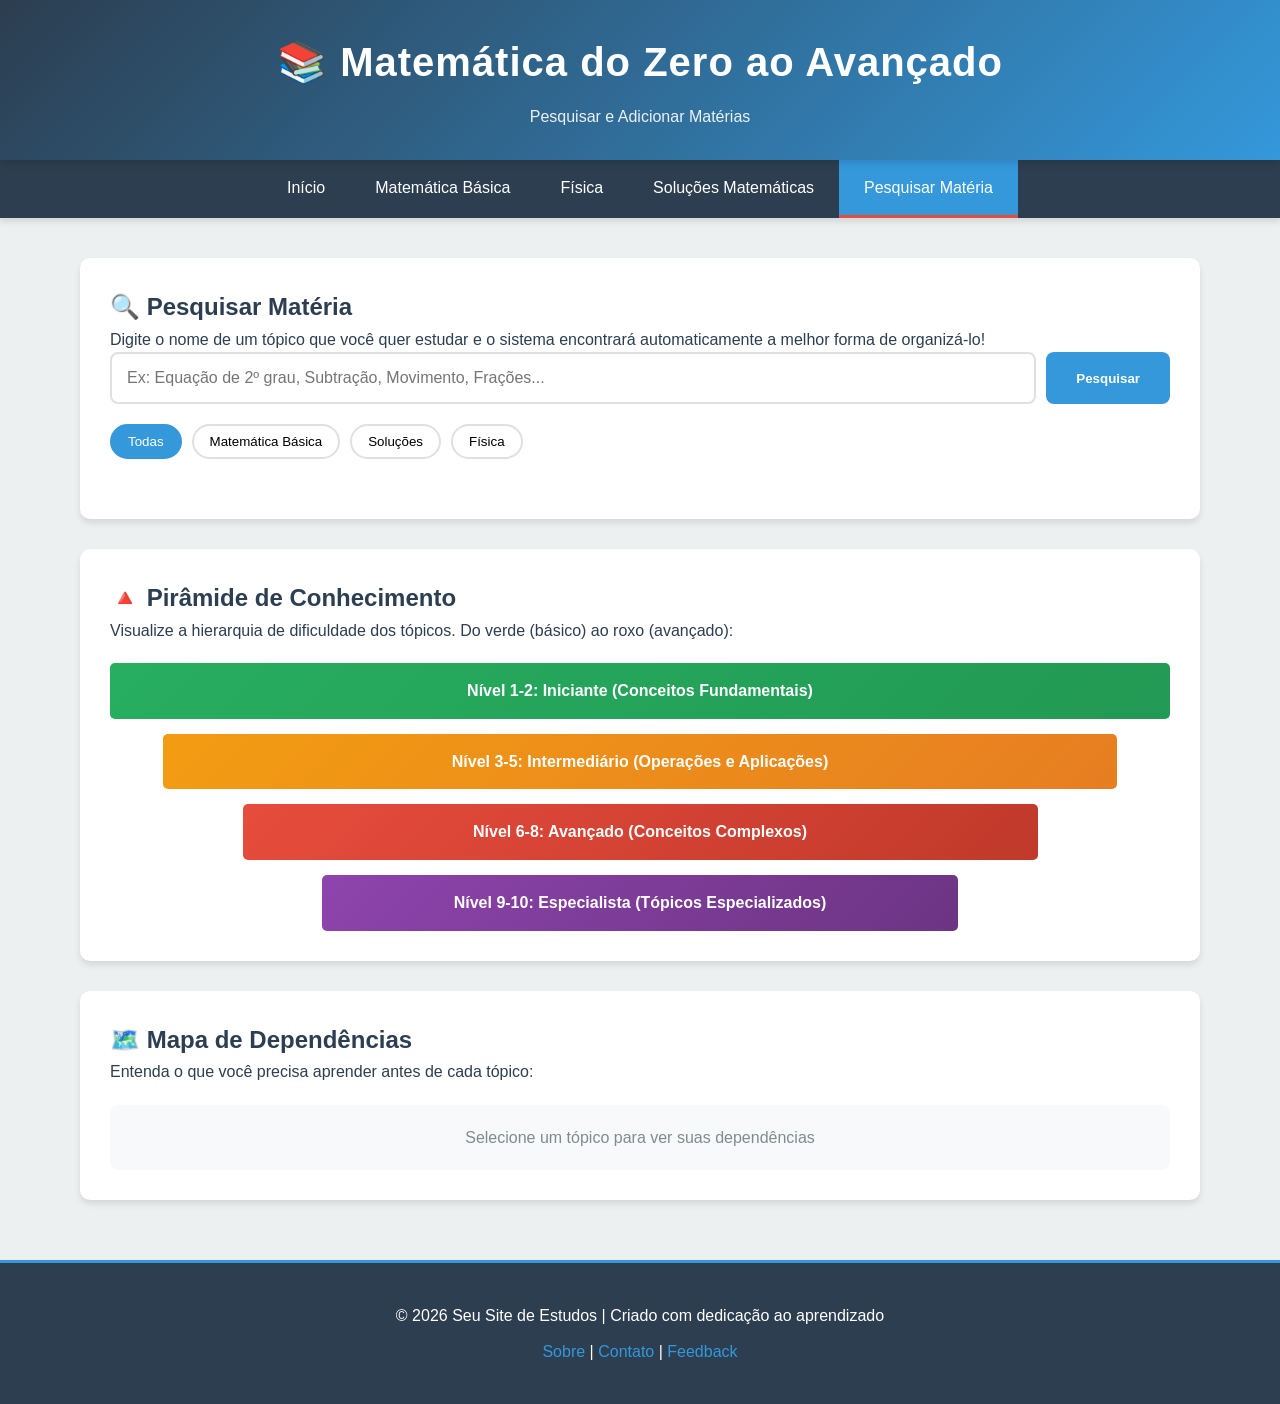
<file: pesquisar-materia.html>
<!DOCTYPE html>
<html lang="pt-br">
<head>
    <meta charset="UTF-8">
    <meta name="viewport" content="width=device-width, initial-scale=1.0">
    <title>Pesquisar e Adicionar Matéria | Site de Estudos</title>
    <link rel="stylesheet" href="css/style.css">
    <style>
        .container-pesquisa {
            max-width: 1200px;
            margin: 40px auto;
            padding: 0 20px;
        }

        .card-pesquisa {
            background: white;
            border-radius: 10px;
            padding: 30px;
            box-shadow: 0 4px 6px rgba(0, 0, 0, 0.1);
            margin-bottom: 30px;
        }

        .input-pesquisa {
            display: flex;
            gap: 10px;
            margin-bottom: 20px;
        }

        .input-pesquisa input {
            flex: 1;
            padding: 15px;
            border: 2px solid #e0e0e0;
            border-radius: 8px;
            font-size: 1rem;
            transition: all 0.3s ease;
        }

        .input-pesquisa input:focus {
            outline: none;
            border-color: #3498db;
            box-shadow: 0 0 0 3px rgba(52, 152, 219, 0.1);
        }

        .btn-pesquisar {
            padding: 15px 30px;
            background-color: #3498db;
            color: white;
            border: none;
            border-radius: 8px;
            font-weight: 600;
            cursor: pointer;
            transition: all 0.3s ease;
        }

        .btn-pesquisar:hover {
            background-color: #2980b9;
            transform: translateY(-2px);
            box-shadow: 0 4px 12px rgba(52, 152, 219, 0.3);
        }

        .resultados-pesquisa {
            margin-top: 30px;
        }

        .resultado-item {
            background: #f8f9fa;
            border-left: 4px solid #3498db;
            padding: 20px;
            margin-bottom: 15px;
            border-radius: 5px;
            cursor: pointer;
            transition: all 0.3s ease;
        }

        .resultado-item:hover {
            background: #ecf0f1;
            transform: translateX(5px);
            border-left-color: #2980b9;
        }

        .resultado-titulo {
            font-size: 1.2rem;
            font-weight: 600;
            color: #2c3e50;
            margin-bottom: 8px;
        }

        .resultado-descricao {
            color: #7f8c8d;
            margin-bottom: 10px;
        }

        .resultado-info {
            display: flex;
            gap: 15px;
            font-size: 0.9rem;
        }

        .resultado-info span {
            display: flex;
            align-items: center;
            gap: 5px;
        }

        .badge-dificuldade {
            display: inline-block;
            padding: 4px 12px;
            border-radius: 20px;
            font-size: 0.85rem;
            font-weight: 600;
        }

        .dificuldade-1 { background-color: #d5f4e6; color: #27ae60; }
        .dificuldade-2 { background-color: #d5f4e6; color: #27ae60; }
        .dificuldade-3 { background-color: #fef5e7; color: #f39c12; }
        .dificuldade-4 { background-color: #fef5e7; color: #f39c12; }
        .dificuldade-5 { background-color: #fef5e7; color: #f39c12; }
        .dificuldade-6 { background-color: #fadbd8; color: #e74c3c; }
        .dificuldade-7 { background-color: #fadbd8; color: #e74c3c; }
        .dificuldade-8 { background-color: #fadbd8; color: #e74c3c; }
        .dificuldade-9 { background-color: #d7bde2; color: #8e44ad; }
        .dificuldade-10 { background-color: #d7bde2; color: #8e44ad; }

        .badge-categoria {
            display: inline-block;
            padding: 4px 12px;
            border-radius: 20px;
            font-size: 0.85rem;
            font-weight: 600;
            background-color: #ecf0f1;
            color: #2c3e50;
        }

        .btn-adicionar {
            background-color: #27ae60;
            color: white;
            padding: 8px 16px;
            border: none;
            border-radius: 5px;
            cursor: pointer;
            font-weight: 600;
            transition: all 0.3s ease;
        }

        .btn-adicionar:hover {
            background-color: #229954;
        }

        .pirâmide-conhecimento {
            background: white;
            border-radius: 10px;
            padding: 30px;
            box-shadow: 0 4px 6px rgba(0, 0, 0, 0.1);
            margin-bottom: 30px;
        }

        .piramide-visual {
            display: flex;
            flex-direction: column;
            gap: 15px;
            margin-top: 20px;
        }

        .nivel-piramide {
            padding: 15px;
            border-radius: 5px;
            color: white;
            font-weight: 600;
            text-align: center;
            transition: all 0.3s ease;
        }

        .nivel-piramide:hover {
            transform: scale(1.02);
            box-shadow: 0 4px 12px rgba(0, 0, 0, 0.2);
        }

        .nivel-1 { background: linear-gradient(135deg, #27ae60, #229954); width: 100%; }
        .nivel-2 { background: linear-gradient(135deg, #27ae60, #229954); width: 95%; margin: 0 auto; }
        .nivel-3 { background: linear-gradient(135deg, #f39c12, #e67e22); width: 90%; margin: 0 auto; }
        .nivel-4 { background: linear-gradient(135deg, #f39c12, #e67e22); width: 85%; margin: 0 auto; }
        .nivel-5 { background: linear-gradient(135deg, #f39c12, #e67e22); width: 80%; margin: 0 auto; }
        .nivel-6 { background: linear-gradient(135deg, #e74c3c, #c0392b); width: 75%; margin: 0 auto; }
        .nivel-7 { background: linear-gradient(135deg, #e74c3c, #c0392b); width: 70%; margin: 0 auto; }
        .nivel-8 { background: linear-gradient(135deg, #e74c3c, #c0392b); width: 65%; margin: 0 auto; }
        .nivel-9 { background: linear-gradient(135deg, #8e44ad, #6c3483); width: 60%; margin: 0 auto; }
        .nivel-10 { background: linear-gradient(135deg, #8e44ad, #6c3483); width: 55%; margin: 0 auto; }

        .mapa-dependencias {
            background: white;
            border-radius: 10px;
            padding: 30px;
            box-shadow: 0 4px 6px rgba(0, 0, 0, 0.1);
            margin-bottom: 30px;
        }

        .grafo-dependencias {
            background: #f8f9fa;
            border-radius: 8px;
            padding: 20px;
            margin-top: 20px;
            overflow-x: auto;
        }

        .topico-selecionado {
            background: white;
            border-radius: 10px;
            padding: 30px;
            box-shadow: 0 4px 6px rgba(0, 0, 0, 0.1);
            margin-bottom: 30px;
        }

        .info-topico {
            display: grid;
            grid-template-columns: 1fr 1fr;
            gap: 20px;
            margin-top: 20px;
        }

        .info-topico-item {
            padding: 15px;
            background: #f8f9fa;
            border-radius: 8px;
        }

        .info-topico-item h4 {
            color: #2c3e50;
            margin-bottom: 10px;
        }

        .info-topico-item p {
            color: #7f8c8d;
            margin: 5px 0;
        }

        .dependencias-list {
            list-style: none;
            margin-top: 10px;
        }

        .dependencias-list li {
            padding: 8px;
            background: white;
            margin-bottom: 8px;
            border-radius: 4px;
            border-left: 3px solid #3498db;
            padding-left: 12px;
        }

        .btn-criar-aula {
            background-color: #27ae60;
            color: white;
            padding: 15px 30px;
            border: none;
            border-radius: 8px;
            font-weight: 600;
            cursor: pointer;
            font-size: 1rem;
            transition: all 0.3s ease;
            margin-top: 20px;
            width: 100%;
        }

        .btn-criar-aula:hover {
            background-color: #229954;
            transform: translateY(-2px);
            box-shadow: 0 4px 12px rgba(39, 174, 96, 0.3);
        }

        .loading {
            text-align: center;
            padding: 20px;
            color: #7f8c8d;
        }

        .spinner {
            border: 4px solid #f3f3f3;
            border-top: 4px solid #3498db;
            border-radius: 50%;
            width: 40px;
            height: 40px;
            animation: spin 1s linear infinite;
            margin: 0 auto 10px;
        }

        @keyframes spin {
            0% { transform: rotate(0deg); }
            100% { transform: rotate(360deg); }
        }

        .filtros {
            display: flex;
            gap: 10px;
            margin-bottom: 20px;
            flex-wrap: wrap;
        }

        .filtro-btn {
            padding: 8px 16px;
            border: 2px solid #e0e0e0;
            background: white;
            border-radius: 20px;
            cursor: pointer;
            transition: all 0.3s ease;
            font-weight: 500;
        }

        .filtro-btn:hover,
        .filtro-btn.ativo {
            background-color: #3498db;
            color: white;
            border-color: #3498db;
        }

        @media (max-width: 768px) {
            .info-topico {
                grid-template-columns: 1fr;
            }

            .input-pesquisa {
                flex-direction: column;
            }

            .resultado-info {
                flex-direction: column;
            }
        }
    </style>
</head>
<body>
    <!-- HEADER -->
    <header>
        <h1>📚 Matemática do Zero ao Avançado</h1>
        <p>Pesquisar e Adicionar Matérias</p>
    </header>

    <!-- NAVEGAÇÃO -->
    <nav>
        <ul>
            <li><a href="index.html">Início</a></li>
            <li><a href="pages/matematica-basica/index.html">Matemática Básica</a></li>
            <li><a href="pages/fisica/index.html">Física</a></li>
            <li><a href="pages/solucoes/index.html">Soluções Matemáticas</a></li>
            <li><a href="pesquisar-materia.html" class="active">Pesquisar Matéria</a></li>
        </ul>
    </nav>

    <!-- CONTEÚDO PRINCIPAL -->
    <main>
        <div class="container-pesquisa">
            <!-- CARD DE PESQUISA -->
            <div class="card-pesquisa">
                <h2>🔍 Pesquisar Matéria</h2>
                <p>Digite o nome de um tópico que você quer estudar e o sistema encontrará automaticamente a melhor forma de organizá-lo!</p>

                <div class="input-pesquisa">
                    <input 
                        type="text" 
                        id="inputPesquisa" 
                        placeholder="Ex: Equação de 2º grau, Subtração, Movimento, Frações..."
                        autocomplete="off"
                    >
                    <button class="btn-pesquisar" onclick="pesquisarMateria()">Pesquisar</button>
                </div>

                <!-- FILTROS -->
                <div class="filtros">
                    <button class="filtro-btn ativo" onclick="filtrarCategoria('todas')">Todas</button>
                    <button class="filtro-btn" onclick="filtrarCategoria('matematica-basica')">Matemática Básica</button>
                    <button class="filtro-btn" onclick="filtrarCategoria('solucoes')">Soluções</button>
                    <button class="filtro-btn" onclick="filtrarCategoria('fisica')">Física</button>
                </div>

                <!-- RESULTADOS -->
                <div id="resultados" class="resultados-pesquisa"></div>
            </div>

            <!-- PIRÂMIDE DE CONHECIMENTO -->
            <div class="pirâmide-conhecimento">
                <h2>🔺 Pirâmide de Conhecimento</h2>
                <p>Visualize a hierarquia de dificuldade dos tópicos. Do verde (básico) ao roxo (avançado):</p>
                
                <div class="piramide-visual">
                    <div class="nivel-piramide nivel-1">Nível 1-2: Iniciante (Conceitos Fundamentais)</div>
                    <div class="nivel-piramide nivel-3">Nível 3-5: Intermediário (Operações e Aplicações)</div>
                    <div class="nivel-piramide nivel-6">Nível 6-8: Avançado (Conceitos Complexos)</div>
                    <div class="nivel-piramide nivel-9">Nível 9-10: Especialista (Tópicos Especializados)</div>
                </div>
            </div>

            <!-- MAPA DE DEPENDÊNCIAS -->
            <div class="mapa-dependencias">
                <h2>🗺️ Mapa de Dependências</h2>
                <p>Entenda o que você precisa aprender antes de cada tópico:</p>
                
                <div class="grafo-dependencias" id="mapaDependencias">
                    <p style="text-align: center; color: #7f8c8d;">Selecione um tópico para ver suas dependências</p>
                </div>
            </div>

            <!-- TÓPICO SELECIONADO -->
            <div class="topico-selecionado" id="topicoSelecionado" style="display: none;">
                <h2 id="topicoTitulo"></h2>
                
                <div class="info-topico">
                    <div class="info-topico-item">
                        <h4>📊 Informações</h4>
                        <p><strong>Categoria:</strong> <span id="topicoCategoriaInfo"></span></p>
                        <p><strong>Dificuldade:</strong> <span id="topicoDificuldadeInfo"></span></p>
                        <p><strong>Descrição:</strong> <span id="topicoDescricaoInfo"></span></p>
                    </div>

                    <div class="info-topico-item">
                        <h4>📚 Pré-requisitos</h4>
                        <ul class="dependencias-list" id="topicoDependenciasInfo">
                            <li>Nenhum pré-requisito</li>
                        </ul>
                    </div>

                    <div class="info-topico-item">
                        <h4>🔗 Tópicos Relacionados</h4>
                        <ul class="dependencias-list" id="topicoRelacionadosInfo">
                            <li>Nenhum relacionado</li>
                        </ul>
                    </div>

                    <div class="info-topico-item">
                        <h4>💡 Exemplos</h4>
                        <ul class="dependencias-list" id="topicoExemplosInfo">
                            <li>Carregando exemplos...</li>
                        </ul>
                    </div>
                </div>

                <button class="btn-criar-aula" onclick="criarAulaAutomatica()">
                    ✨ Criar Aula Automaticamente
                </button>
            </div>
        </div>
    </main>

    <!-- FOOTER -->
    <footer>
        <p>&copy; 2026 Seu Site de Estudos | Criado com dedicação ao aprendizado</p>
        <p>
            <a href="#">Sobre</a> | 
            <a href="#">Contato</a> | 
            <a href="#">Feedback</a>
        </p>
    </footer>

    <script src="js/pesquisa.js"></script>
</body>
</html>
</file>
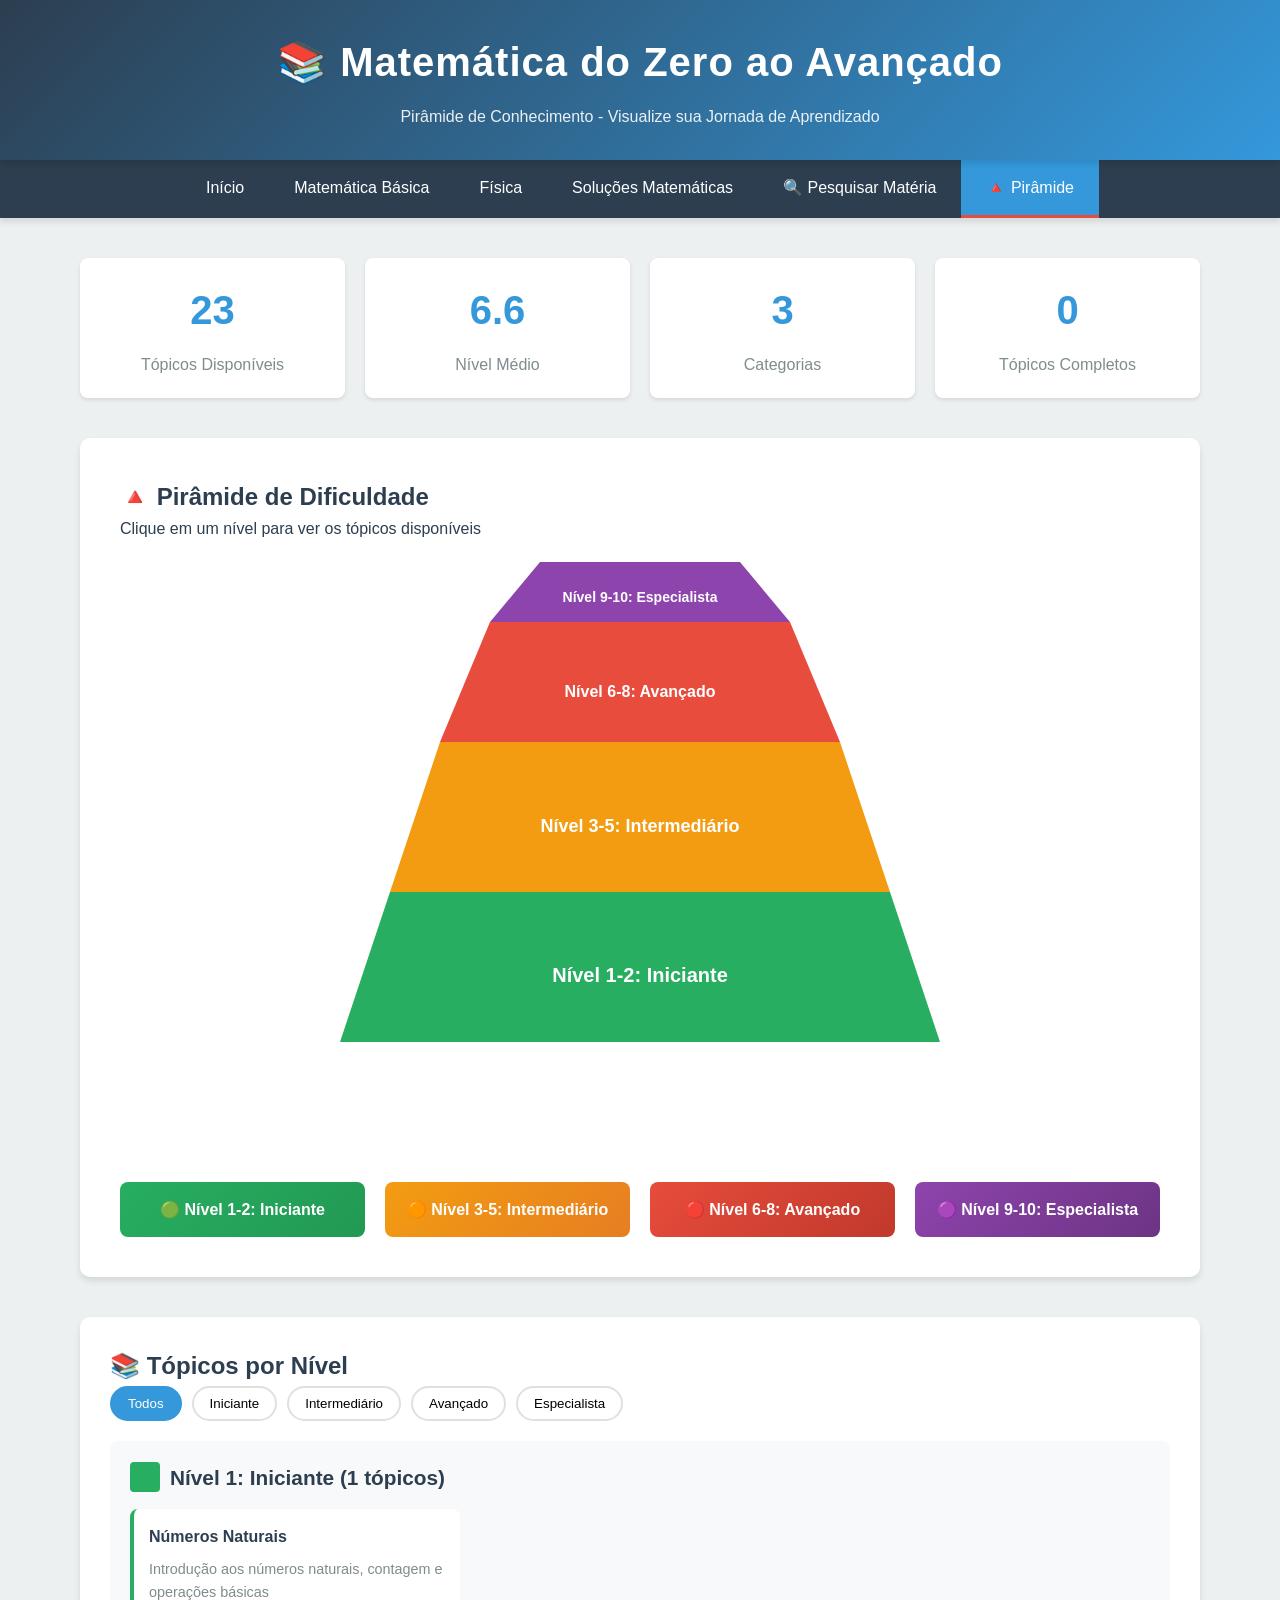
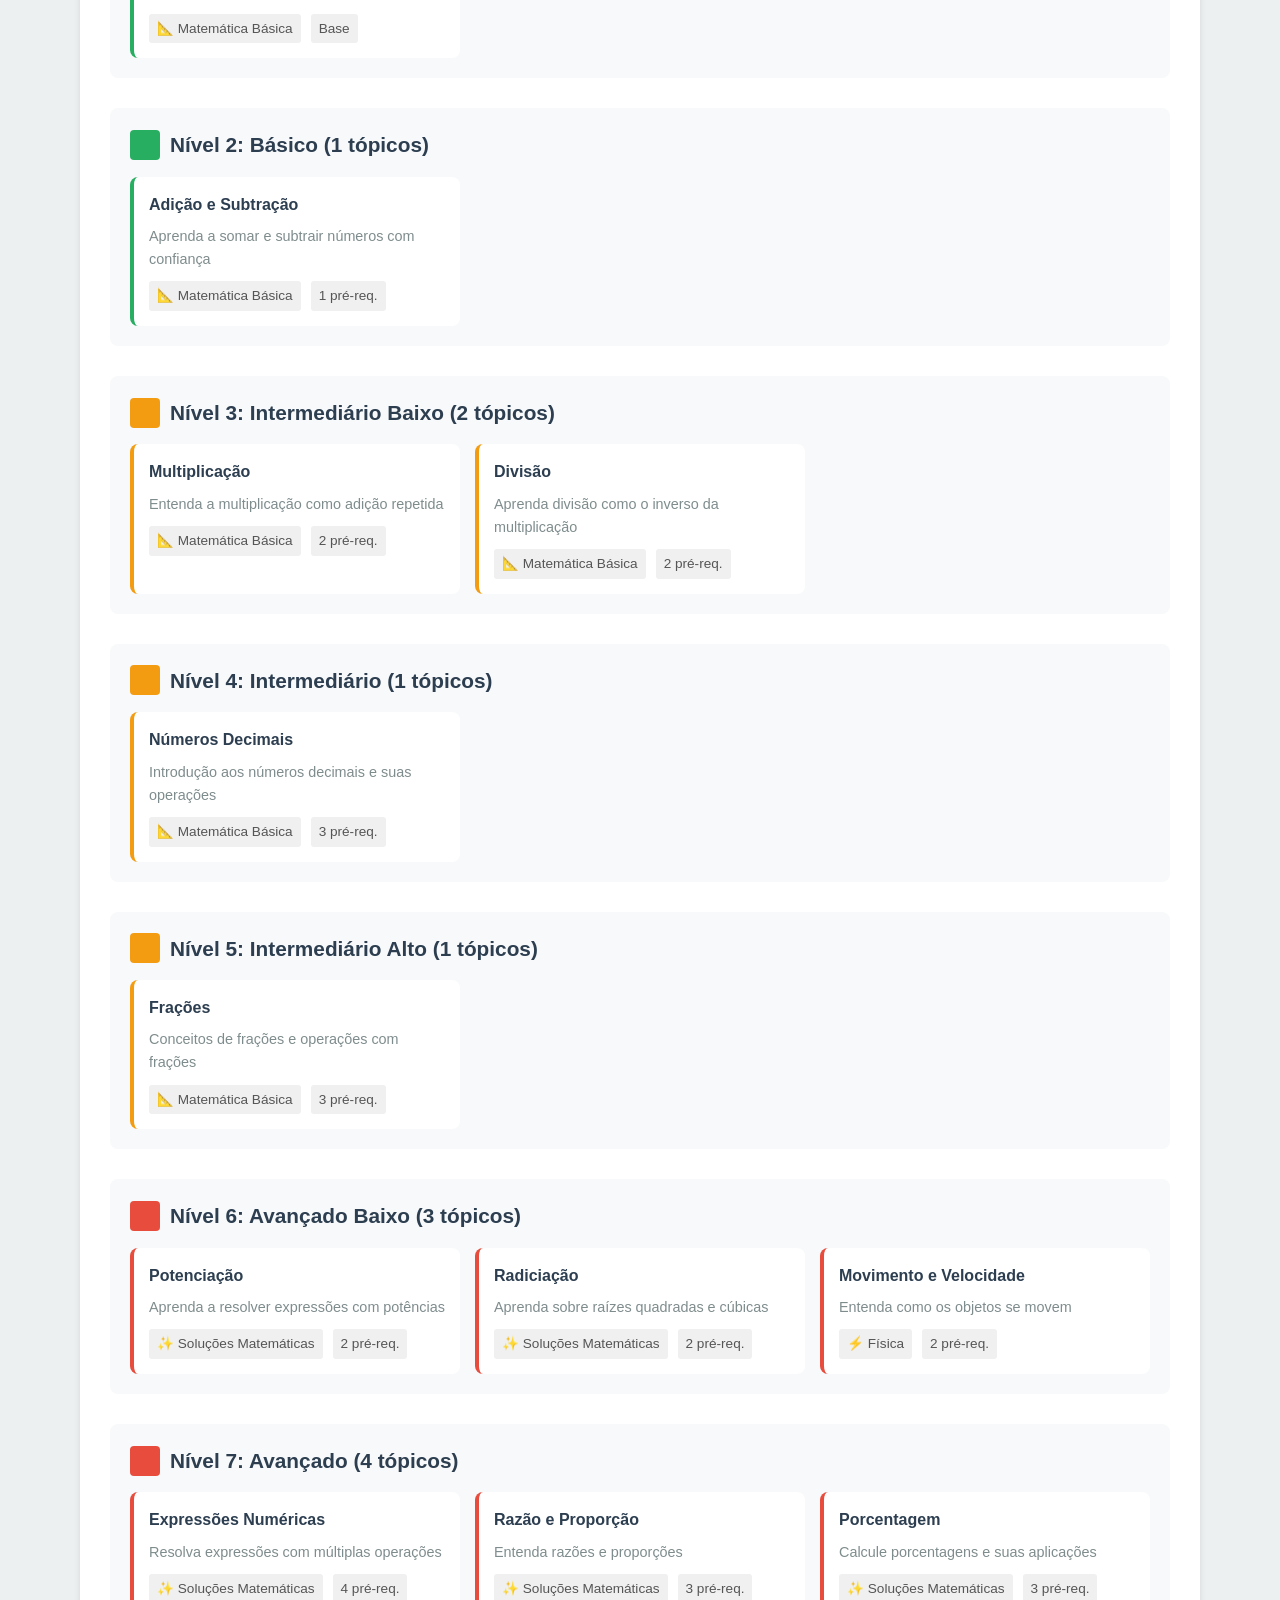
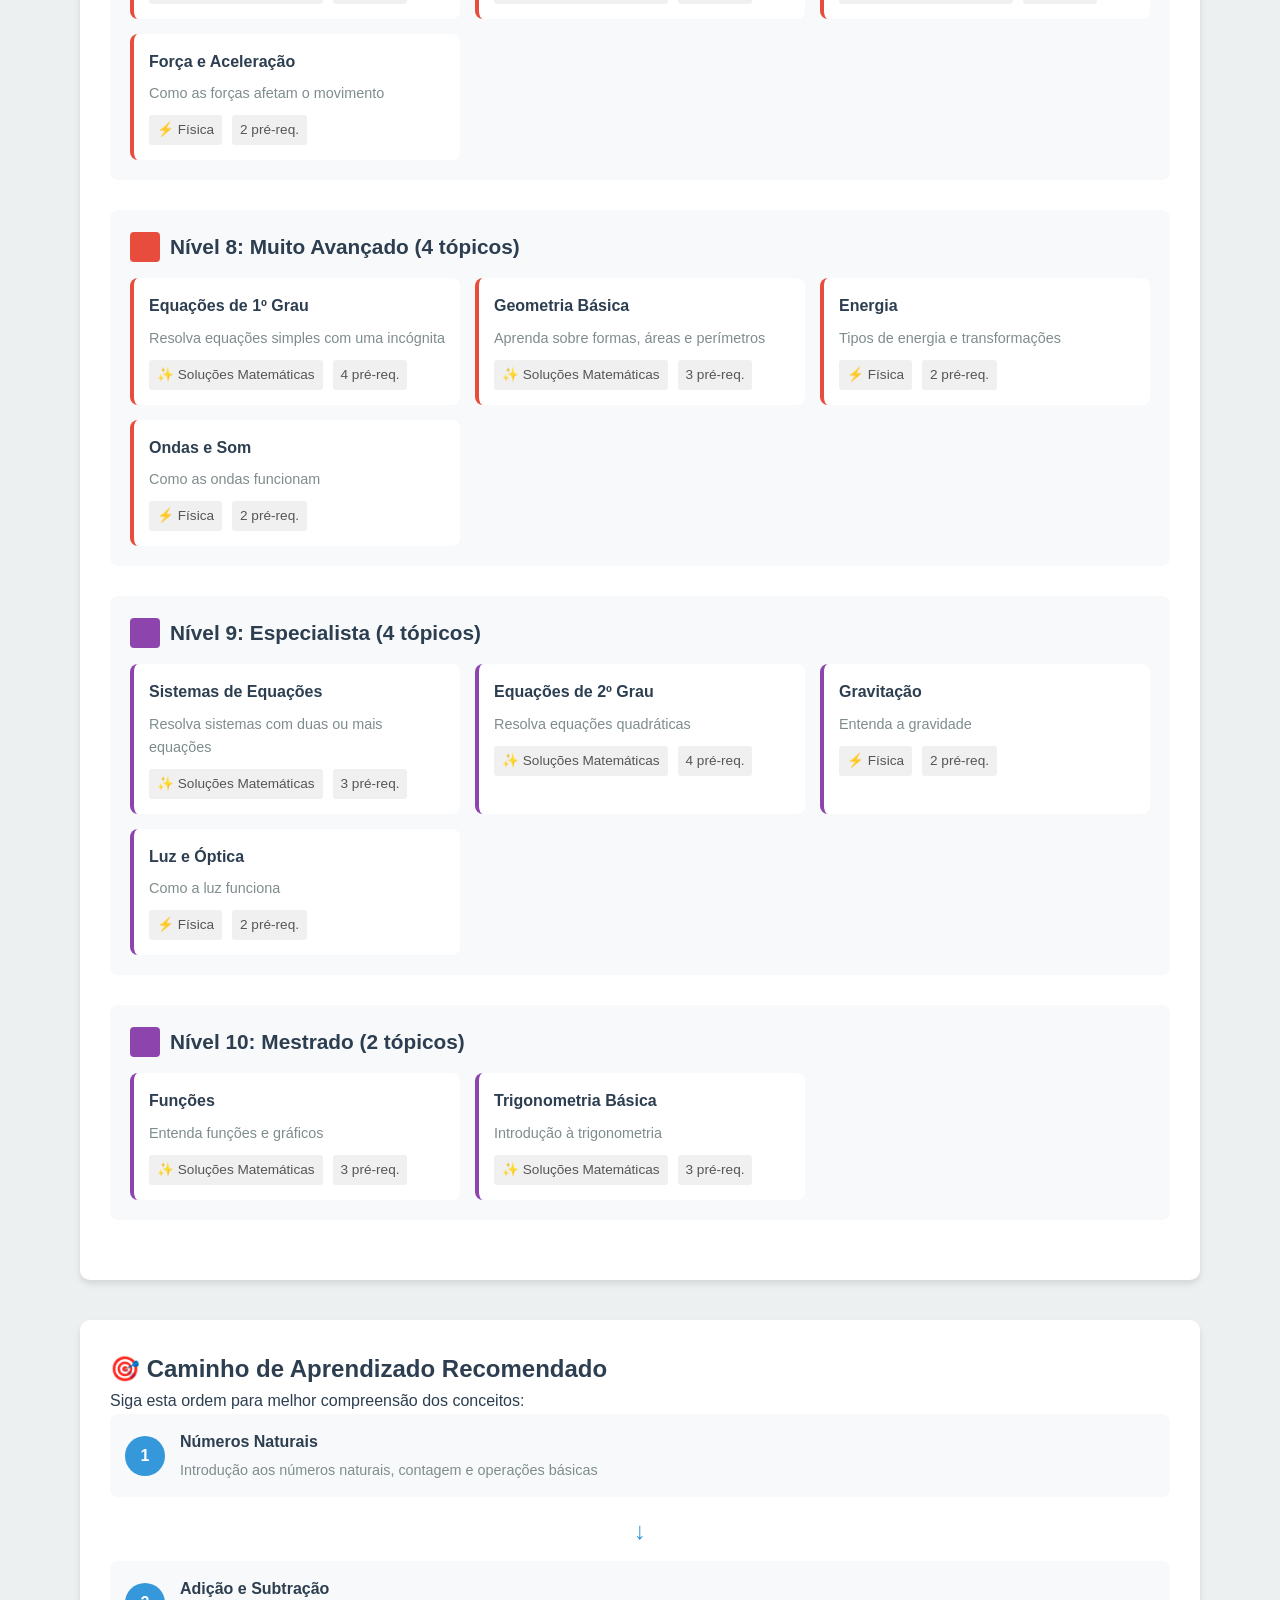
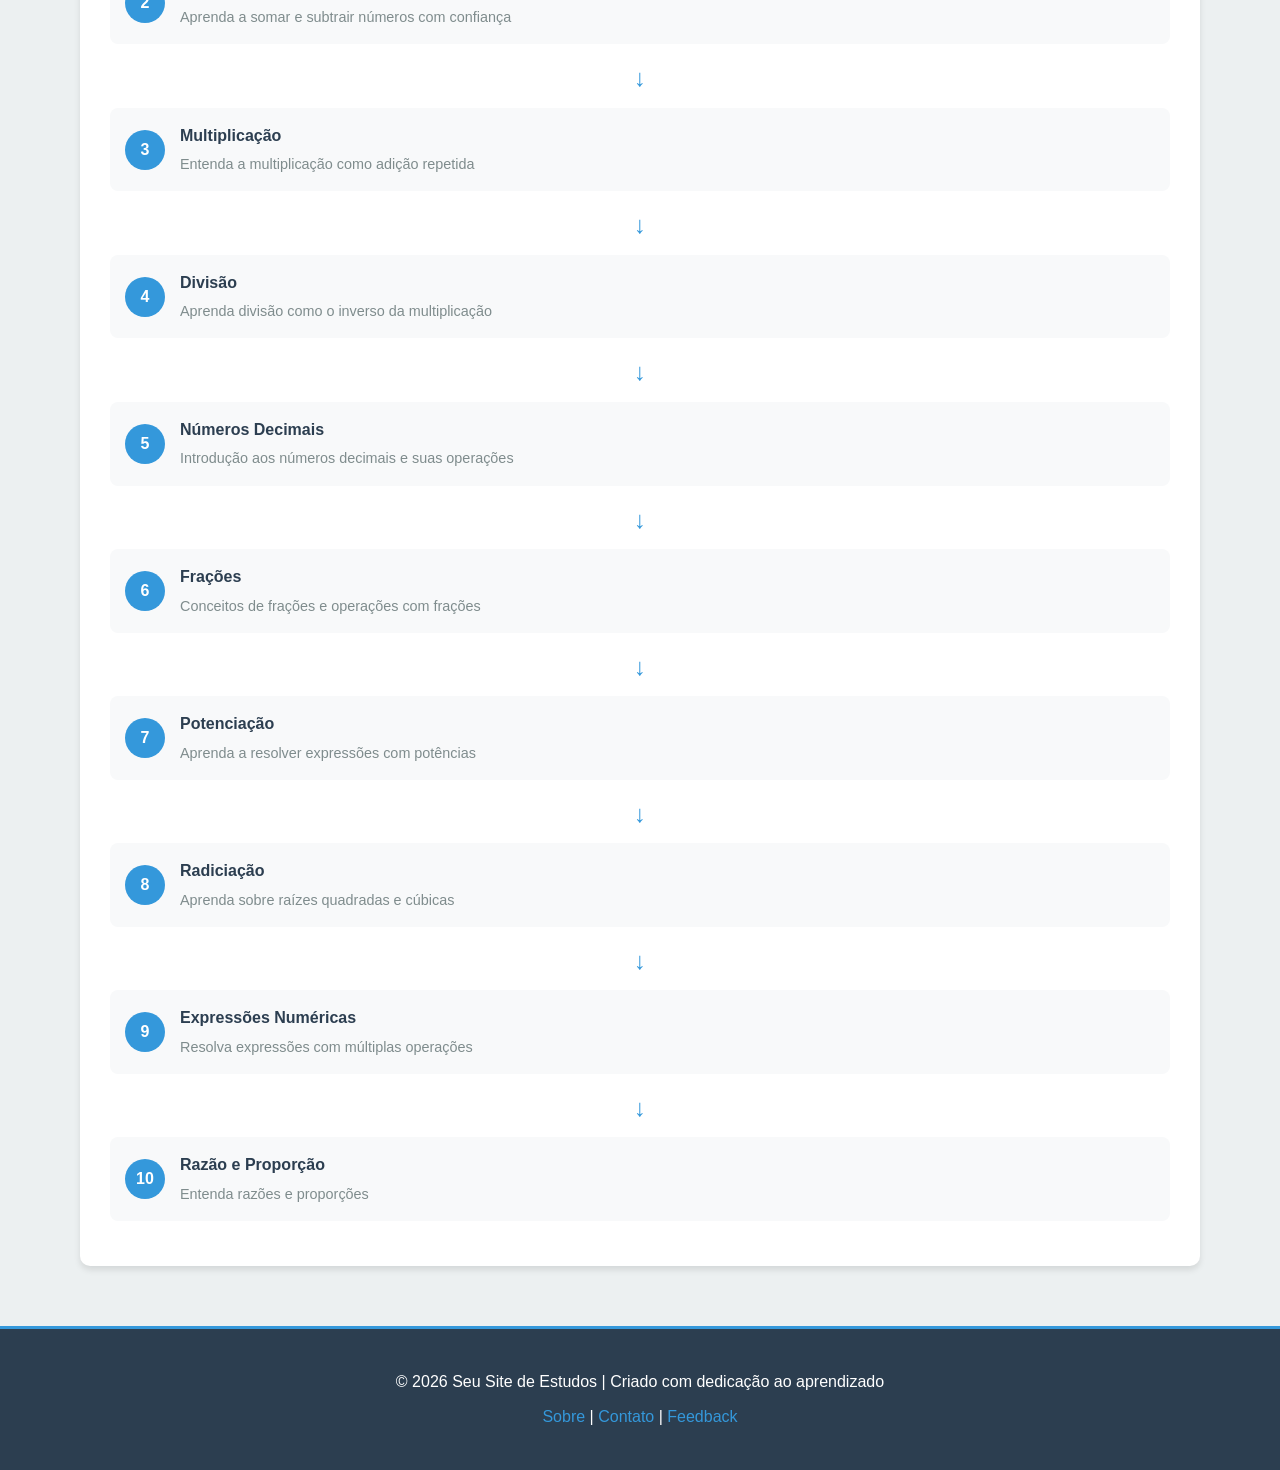
<file: piramide-conhecimento.html>
<!DOCTYPE html>
<html lang="pt-br">
<head>
    <meta charset="UTF-8">
    <meta name="viewport" content="width=device-width, initial-scale=1.0">
    <title>Pirâmide de Conhecimento | Site de Estudos</title>
    <link rel="stylesheet" href="css/style.css">
    <style>
        .container-piramide {
            max-width: 1400px;
            margin: 40px auto;
            padding: 0 20px;
        }

        .piramide-container {
            background: white;
            border-radius: 10px;
            padding: 40px;
            box-shadow: 0 4px 6px rgba(0, 0, 0, 0.1);
            margin-bottom: 40px;
        }

        .piramide-svg {
            width: 100%;
            max-width: 800px;
            margin: 0 auto;
            display: block;
        }

        .nivel-item {
            cursor: pointer;
            transition: all 0.3s ease;
        }

        .nivel-item:hover {
            filter: brightness(1.1);
        }

        .nivel-item:hover text {
            font-weight: bold;
        }

        .legenda {
            display: grid;
            grid-template-columns: repeat(auto-fit, minmax(200px, 1fr));
            gap: 20px;
            margin-top: 40px;
        }

        .legenda-item {
            padding: 15px;
            border-radius: 8px;
            text-align: center;
            color: white;
            font-weight: 600;
        }

        .legenda-1 { background: linear-gradient(135deg, #27ae60, #229954); }
        .legenda-2 { background: linear-gradient(135deg, #27ae60, #229954); }
        .legenda-3 { background: linear-gradient(135deg, #f39c12, #e67e22); }
        .legenda-4 { background: linear-gradient(135deg, #f39c12, #e67e22); }
        .legenda-5 { background: linear-gradient(135deg, #f39c12, #e67e22); }
        .legenda-6 { background: linear-gradient(135deg, #e74c3c, #c0392b); }
        .legenda-7 { background: linear-gradient(135deg, #e74c3c, #c0392b); }
        .legenda-8 { background: linear-gradient(135deg, #e74c3c, #c0392b); }
        .legenda-9 { background: linear-gradient(135deg, #8e44ad, #6c3483); }
        .legenda-10 { background: linear-gradient(135deg, #8e44ad, #6c3483); }

        .topicos-por-nivel {
            background: white;
            border-radius: 10px;
            padding: 30px;
            box-shadow: 0 4px 6px rgba(0, 0, 0, 0.1);
            margin-bottom: 40px;
        }

        .nivel-secao {
            margin-bottom: 30px;
            padding: 20px;
            border-radius: 8px;
            background: #f8f9fa;
        }

        .nivel-secao-titulo {
            font-size: 1.3rem;
            font-weight: 700;
            margin-bottom: 15px;
            display: flex;
            align-items: center;
            gap: 10px;
        }

        .nivel-secao-cor {
            width: 30px;
            height: 30px;
            border-radius: 4px;
        }

        .topicos-grid {
            display: grid;
            grid-template-columns: repeat(auto-fill, minmax(250px, 1fr));
            gap: 15px;
        }

        .topico-card {
            background: white;
            padding: 15px;
            border-radius: 8px;
            border-left: 4px solid;
            cursor: pointer;
            transition: all 0.3s ease;
        }

        .topico-card:hover {
            transform: translateY(-3px);
            box-shadow: 0 4px 12px rgba(0, 0, 0, 0.15);
        }

        .topico-card-titulo {
            font-weight: 600;
            margin-bottom: 8px;
            color: #2c3e50;
        }

        .topico-card-descricao {
            font-size: 0.9rem;
            color: #7f8c8d;
            margin-bottom: 10px;
        }

        .topico-card-info {
            display: flex;
            gap: 10px;
            font-size: 0.85rem;
            flex-wrap: wrap;
        }

        .topico-card-info span {
            background: #f0f0f0;
            padding: 4px 8px;
            border-radius: 3px;
            color: #555;
        }

        .filtro-nivel {
            display: flex;
            gap: 10px;
            margin-bottom: 20px;
            flex-wrap: wrap;
        }

        .filtro-btn {
            padding: 8px 16px;
            border: 2px solid #e0e0e0;
            background: white;
            border-radius: 20px;
            cursor: pointer;
            transition: all 0.3s ease;
            font-weight: 500;
        }

        .filtro-btn:hover,
        .filtro-btn.ativo {
            background-color: #3498db;
            color: white;
            border-color: #3498db;
        }

        .caminho-aprendizado {
            background: white;
            border-radius: 10px;
            padding: 30px;
            box-shadow: 0 4px 6px rgba(0, 0, 0, 0.1);
            margin-bottom: 40px;
        }

        .caminho-item {
            display: flex;
            align-items: center;
            gap: 15px;
            margin-bottom: 15px;
            padding: 15px;
            background: #f8f9fa;
            border-radius: 8px;
        }

        .caminho-numero {
            background: #3498db;
            color: white;
            width: 40px;
            height: 40px;
            border-radius: 50%;
            display: flex;
            align-items: center;
            justify-content: center;
            font-weight: 700;
            flex-shrink: 0;
        }

        .caminho-conteudo {
            flex: 1;
        }

        .caminho-titulo {
            font-weight: 600;
            color: #2c3e50;
            margin-bottom: 5px;
        }

        .caminho-descricao {
            font-size: 0.9rem;
            color: #7f8c8d;
        }

        .caminho-seta {
            text-align: center;
            color: #3498db;
            font-size: 1.5rem;
            margin: 10px 0;
        }

        .stats-container {
            display: grid;
            grid-template-columns: repeat(auto-fit, minmax(200px, 1fr));
            gap: 20px;
            margin-bottom: 40px;
        }

        .stat-card {
            background: white;
            padding: 20px;
            border-radius: 8px;
            text-align: center;
            box-shadow: 0 2px 4px rgba(0, 0, 0, 0.1);
        }

        .stat-numero {
            font-size: 2.5rem;
            font-weight: 700;
            color: #3498db;
            margin-bottom: 10px;
        }

        .stat-label {
            color: #7f8c8d;
            font-weight: 500;
        }

        @media (max-width: 768px) {
            .piramide-container {
                padding: 20px;
            }

            .topicos-grid {
                grid-template-columns: 1fr;
            }

            .legenda {
                grid-template-columns: 1fr;
            }

            .stats-container {
                grid-template-columns: 1fr;
            }
        }
    </style>
</head>
<body>
    <!-- HEADER -->
    <header>
        <h1>📚 Matemática do Zero ao Avançado</h1>
        <p>Pirâmide de Conhecimento - Visualize sua Jornada de Aprendizado</p>
    </header>

    <!-- NAVEGAÇÃO -->
    <nav>
        <ul>
            <li><a href="index.html">Início</a></li>
            <li><a href="pages/matematica-basica/index.html">Matemática Básica</a></li>
            <li><a href="pages/fisica/index.html">Física</a></li>
            <li><a href="pages/solucoes/index.html">Soluções Matemáticas</a></li>
            <li><a href="pesquisar-materia.html">🔍 Pesquisar Matéria</a></li>
            <li><a href="piramide-conhecimento.html" class="active">🔺 Pirâmide</a></li>
        </ul>
    </nav>

    <!-- CONTEÚDO PRINCIPAL -->
    <main>
        <div class="container-piramide">
            <!-- ESTATÍSTICAS -->
            <div class="stats-container">
                <div class="stat-card">
                    <div class="stat-numero" id="totalTopicos">24</div>
                    <div class="stat-label">Tópicos Disponíveis</div>
                </div>
                <div class="stat-card">
                    <div class="stat-numero" id="nivelMedio">5.5</div>
                    <div class="stat-label">Nível Médio</div>
                </div>
                <div class="stat-card">
                    <div class="stat-numero" id="categoriasTotal">3</div>
                    <div class="stat-label">Categorias</div>
                </div>
                <div class="stat-card">
                    <div class="stat-numero" id="topicosCompletos">0</div>
                    <div class="stat-label">Tópicos Completos</div>
                </div>
            </div>

            <!-- PIRÂMIDE VISUAL -->
            <div class="piramide-container">
                <h2>🔺 Pirâmide de Dificuldade</h2>
                <p>Clique em um nível para ver os tópicos disponíveis</p>
                
                <svg class="piramide-svg" viewBox="0 0 800 600" xmlns="http://www.w3.org/2000/svg">
                    <!-- Nível 1-2 (Verde - Iniciante) -->
                    <polygon points="100,500 700,500 650,350 150,350" fill="#27ae60" class="nivel-item" onclick="filtrarPorNivel([1,2])"/>
                    <text x="400" y="440" text-anchor="middle" fill="white" font-size="20" font-weight="bold" class="nivel-item" onclick="filtrarPorNivel([1,2])">
                        Nível 1-2: Iniciante
                    </text>

                    <!-- Nível 3-5 (Laranja - Intermediário) -->
                    <polygon points="150,350 650,350 600,200 200,200" fill="#f39c12" class="nivel-item" onclick="filtrarPorNivel([3,4,5])"/>
                    <text x="400" y="290" text-anchor="middle" fill="white" font-size="18" font-weight="bold" class="nivel-item" onclick="filtrarPorNivel([3,4,5])">
                        Nível 3-5: Intermediário
                    </text>

                    <!-- Nível 6-8 (Vermelho - Avançado) -->
                    <polygon points="200,200 600,200 550,80 250,80" fill="#e74c3c" class="nivel-item" onclick="filtrarPorNivel([6,7,8])"/>
                    <text x="400" y="155" text-anchor="middle" fill="white" font-size="16" font-weight="bold" class="nivel-item" onclick="filtrarPorNivel([6,7,8])">
                        Nível 6-8: Avançado
                    </text>

                    <!-- Nível 9-10 (Roxo - Especialista) -->
                    <polygon points="250,80 550,80 500,20 300,20" fill="#8e44ad" class="nivel-item" onclick="filtrarPorNivel([9,10])"/>
                    <text x="400" y="60" text-anchor="middle" fill="white" font-size="14" font-weight="bold" class="nivel-item" onclick="filtrarPorNivel([9,10])">
                        Nível 9-10: Especialista
                    </text>
                </svg>

                <!-- LEGENDA -->
                <div class="legenda">
                    <div class="legenda-item legenda-1">🟢 Nível 1-2: Iniciante</div>
                    <div class="legenda-item legenda-3">🟠 Nível 3-5: Intermediário</div>
                    <div class="legenda-item legenda-6">🔴 Nível 6-8: Avançado</div>
                    <div class="legenda-item legenda-9">🟣 Nível 9-10: Especialista</div>
                </div>
            </div>

            <!-- TÓPICOS POR NÍVEL -->
            <div class="topicos-por-nivel">
                <h2>📚 Tópicos por Nível</h2>
                
                <div class="filtro-nivel">
                    <button class="filtro-btn ativo" onclick="filtrarPorNivel('todos')">Todos</button>
                    <button class="filtro-btn" onclick="filtrarPorNivel([1,2])">Iniciante</button>
                    <button class="filtro-btn" onclick="filtrarPorNivel([3,4,5])">Intermediário</button>
                    <button class="filtro-btn" onclick="filtrarPorNivel([6,7,8])">Avançado</button>
                    <button class="filtro-btn" onclick="filtrarPorNivel([9,10])">Especialista</button>
                </div>

                <div id="topicosContainer"></div>
            </div>

            <!-- CAMINHO DE APRENDIZADO RECOMENDADO -->
            <div class="caminho-aprendizado">
                <h2>🎯 Caminho de Aprendizado Recomendado</h2>
                <p>Siga esta ordem para melhor compreensão dos conceitos:</p>
                
                <div id="caminhoAprendizado"></div>
            </div>
        </div>
    </main>

    <!-- FOOTER -->
    <footer>
        <p>&copy; 2026 Seu Site de Estudos | Criado com dedicação ao aprendizado</p>
        <p>
            <a href="#">Sobre</a> | 
            <a href="#">Contato</a> | 
            <a href="#">Feedback</a>
        </p>
    </footer>

    <script src="js/piramide.js"></script>
</body>
</html>
</file>
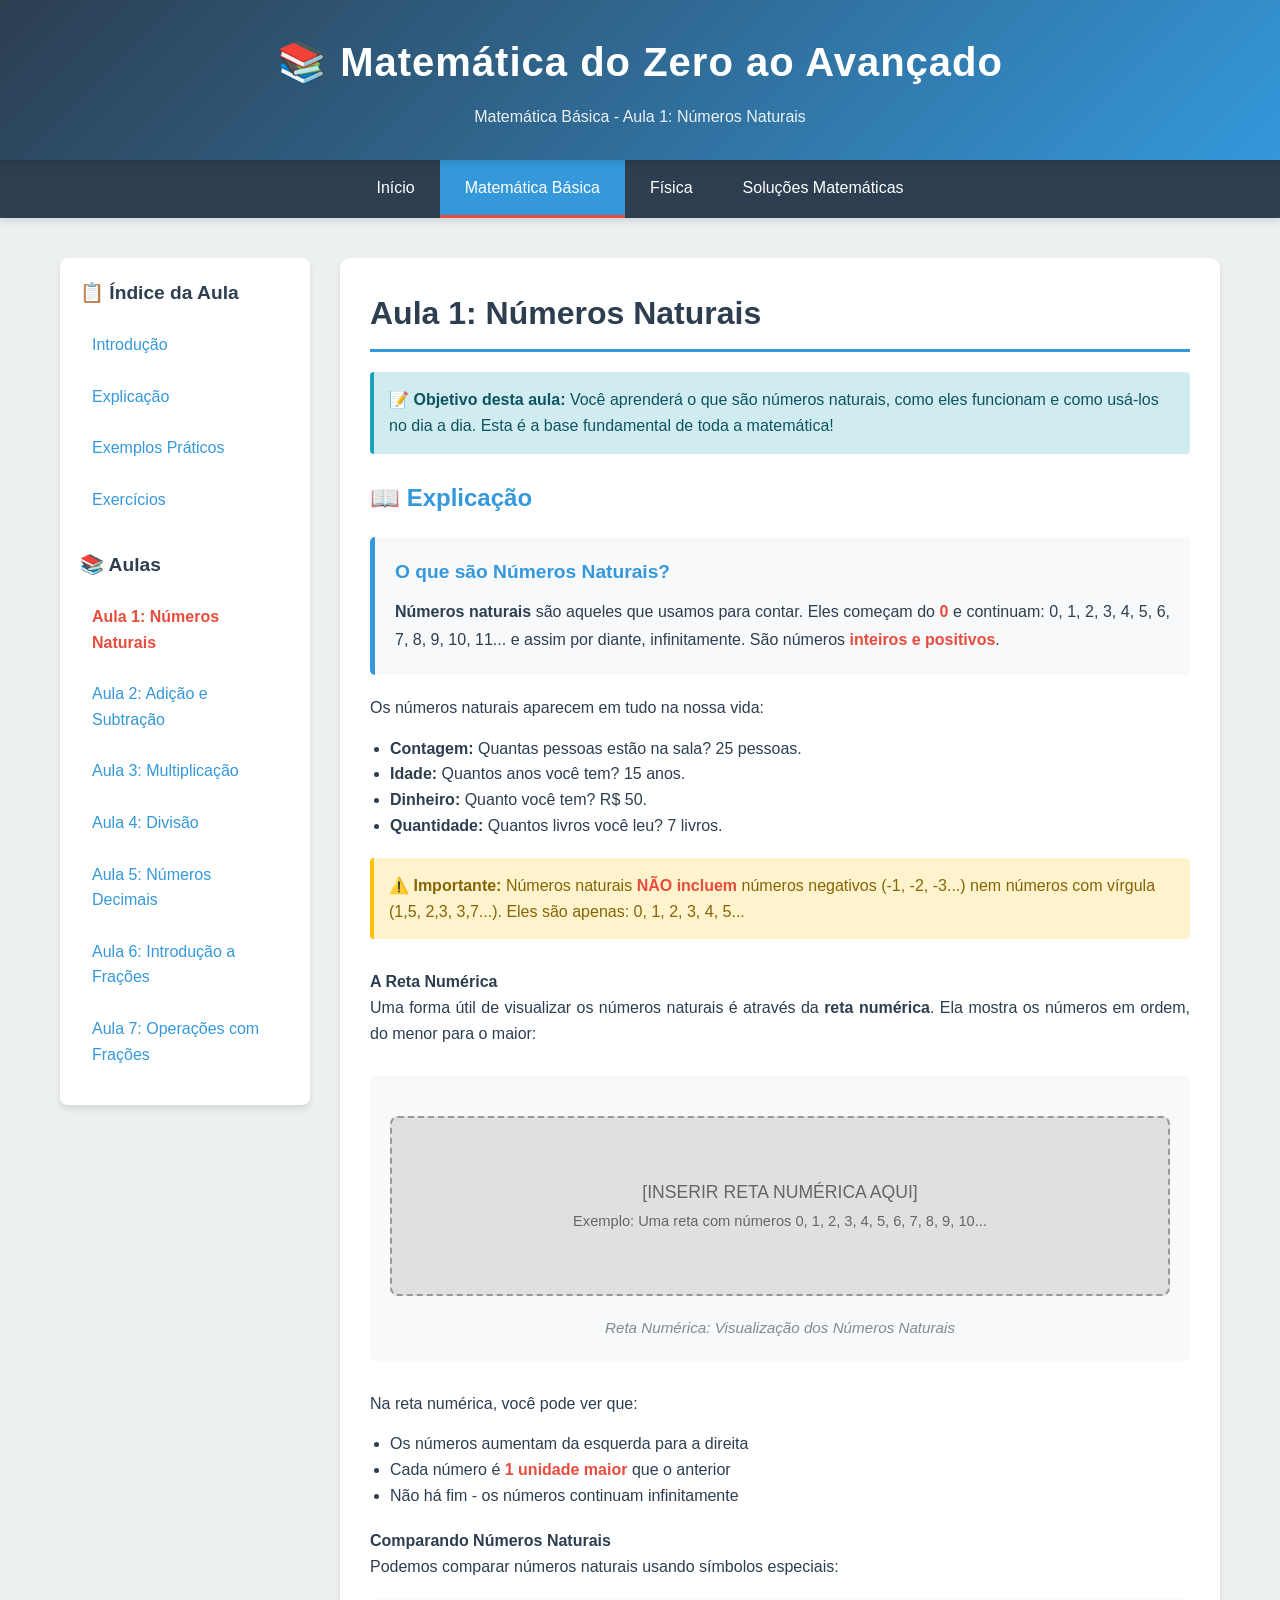
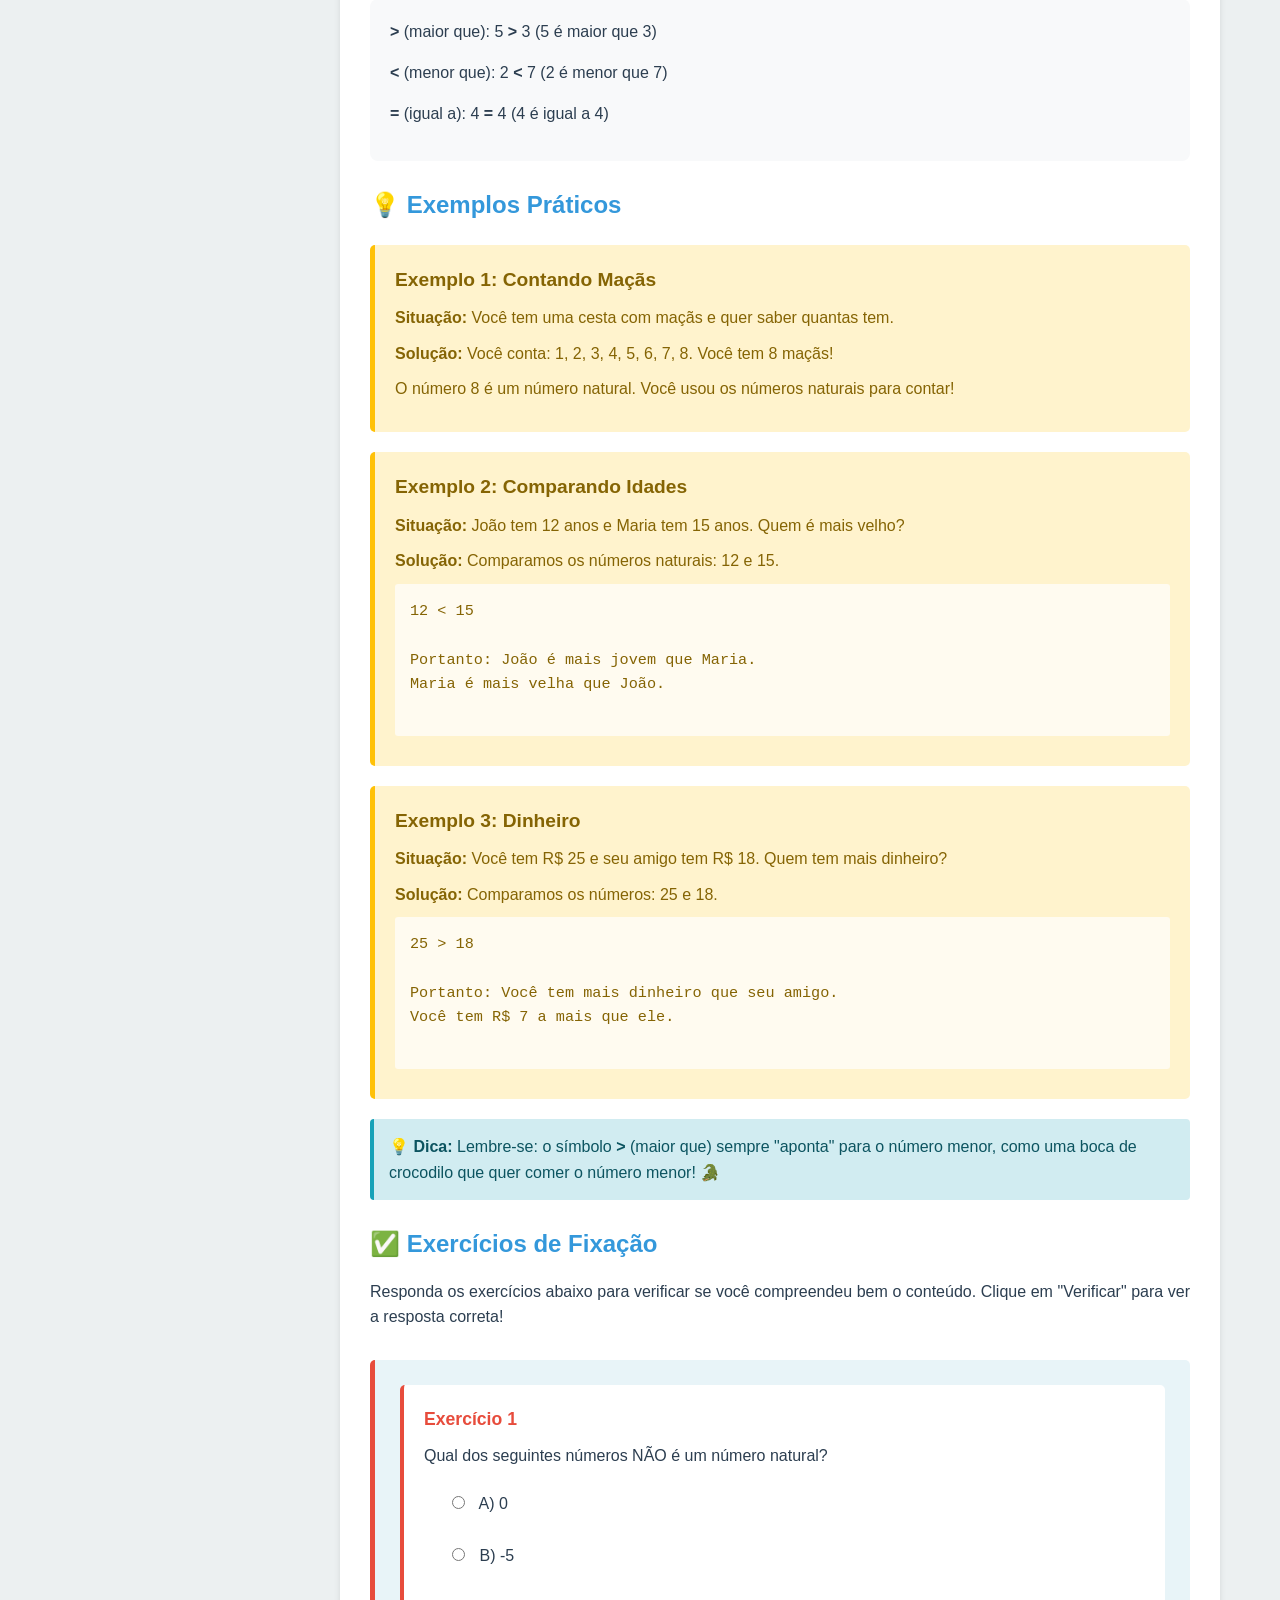
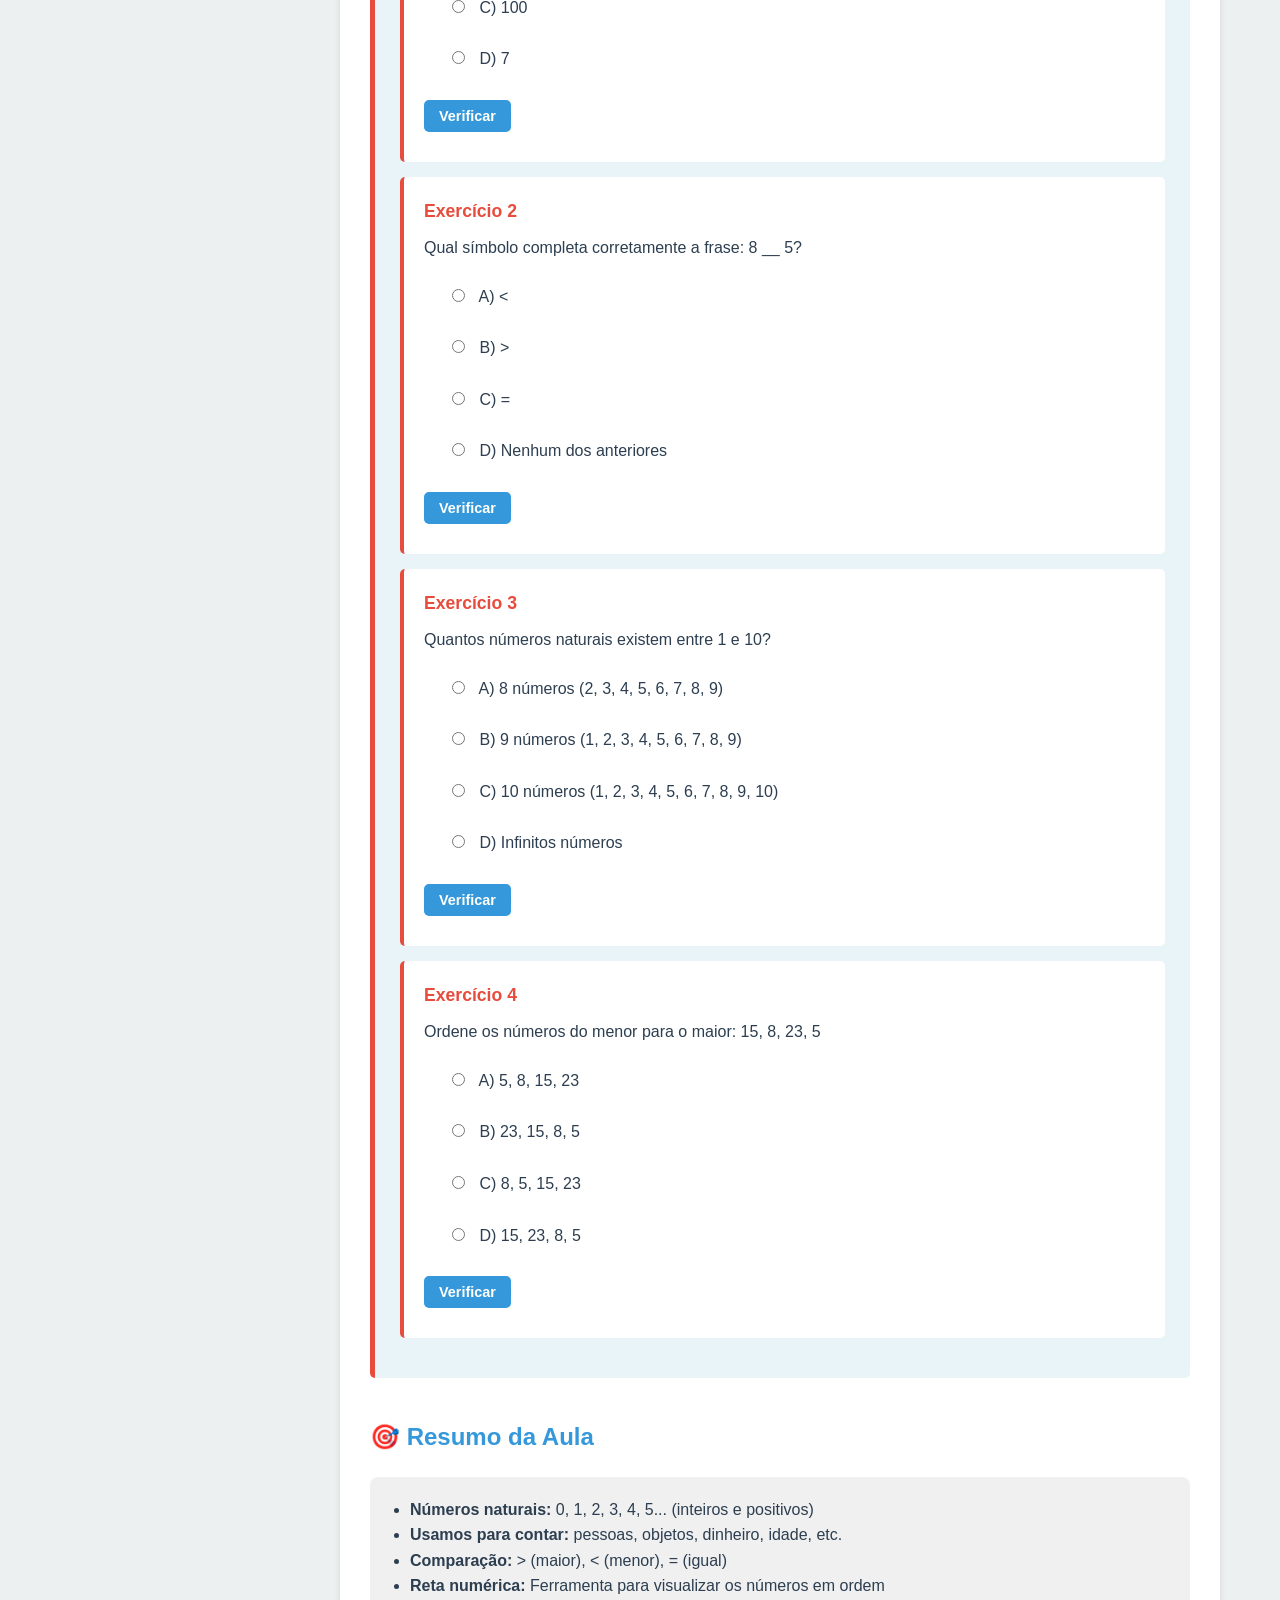
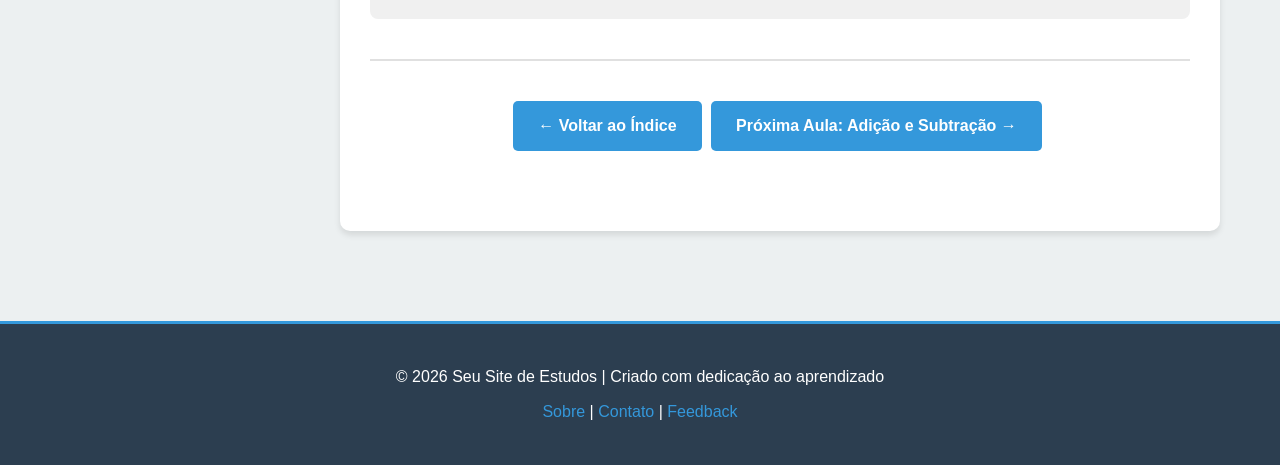
<file: pages/matematica-basica/aula-1.html>
<!DOCTYPE html>
<html lang="pt-br">
<head>
    <meta charset="UTF-8">
    <meta name="viewport" content="width=device-width, initial-scale=1.0">
    <title>Aula 1 - Números Naturais | Matemática Básica</title>
    <link rel="stylesheet" href="../../css/style.css">
</head>
<body>
    <!-- HEADER -->
    <header>
        <h1>📚 Matemática do Zero ao Avançado</h1>
        <p>Matemática Básica - Aula 1: Números Naturais</p>
    </header>

    <!-- NAVEGAÇÃO -->
    <nav>
        <ul>
            <li><a href="../../index.html">Início</a></li>
            <li><a href="index.html" class="active">Matemática Básica</a></li>
            <li><a href="../fisica/index.html">Física</a></li>
            <li><a href="../solucoes/index.html">Soluções Matemáticas</a></li>
        </ul>
    </nav>

    <!-- CONTEÚDO PRINCIPAL -->
    <main>
        <div class="container-conteudo">
            <!-- MENU LATERAL -->
            <aside class="menu-lateral">
                <h3>📋 Índice da Aula</h3>
                <ul>
                    <li><a href="#introducao">Introdução</a></li>
                    <li><a href="#explicacao">Explicação</a></li>
                    <li><a href="#exemplos">Exemplos Práticos</a></li>
                    <li><a href="#exercicios">Exercícios</a></li>
                </ul>

                <h3 style="margin-top: 30px;">📚 Aulas</h3>
                <ul>
                    <li><a href="aula-1.html" style="font-weight: bold; color: #e74c3c;">Aula 1: Números Naturais</a></li>
                    <li><a href="aula-2.html">Aula 2: Adição e Subtração</a></li>
                    <li><a href="aula-3.html">Aula 3: Multiplicação</a></li>
                    <li><a href="aula-4.html">Aula 4: Divisão</a></li>
                    <li><a href="aula-5.html">Aula 5: Números Decimais</a></li>
                    <li><a href="aula-6.html">Aula 6: Introdução a Frações</a></li>
                    <li><a href="aula-7.html">Aula 7: Operações com Frações</a></li>
                </ul>
            </aside>

            <!-- CONTEÚDO PRINCIPAL -->
            <article class="conteudo-principal">
                <h2 id="introducao">Aula 1: Números Naturais</h2>
                
                <div class="dica">
                    <strong>📝 Objetivo desta aula:</strong> 
                    Você aprenderá o que são números naturais, como eles funcionam e como usá-los no dia a dia. 
                    Esta é a base fundamental de toda a matemática!
                </div>

                <!-- SEÇÃO DE EXPLICAÇÃO -->
                <h3 id="explicacao">📖 Explicação</h3>
                
                <div class="secao-explicacao">
                    <h4>O que são Números Naturais?</h4>
                    <p>
                        <strong>Números naturais</strong> são aqueles que usamos para contar. Eles começam do <span class="destaque">0</span> 
                        e continuam: 0, 1, 2, 3, 4, 5, 6, 7, 8, 9, 10, 11... e assim por diante, 
                        infinitamente. São números <span class="destaque">inteiros e positivos</span>.
                    </p>
                </div>

                <p>
                    Os números naturais aparecem em tudo na nossa vida:
                </p>

                <ul style="margin-left: 20px; margin-bottom: 20px;">
                    <li><strong>Contagem:</strong> Quantas pessoas estão na sala? 25 pessoas.</li>
                    <li><strong>Idade:</strong> Quantos anos você tem? 15 anos.</li>
                    <li><strong>Dinheiro:</strong> Quanto você tem? R$ 50.</li>
                    <li><strong>Quantidade:</strong> Quantos livros você leu? 7 livros.</li>
                </ul>

                <div class="alerta">
                    <strong>⚠️ Importante:</strong> 
                    Números naturais <span class="destaque">NÃO incluem</span> números negativos (-1, -2, -3...) 
                    nem números com vírgula (1,5, 2,3, 3,7...). Eles são apenas: 0, 1, 2, 3, 4, 5...
                </div>

                <h4 style="margin-top: 30px;">A Reta Numérica</h4>
                <p>
                    Uma forma útil de visualizar os números naturais é através da <strong>reta numérica</strong>. 
                    Ela mostra os números em ordem, do menor para o maior:
                </p>

                <!-- SEÇÃO DE IMAGENS/FIGURAS -->
                <div class="container-imagem">
                    <div class="placeholder-imagem">
                        [INSERIR RETA NUMÉRICA AQUI]<br>
                        <small>Exemplo: Uma reta com números 0, 1, 2, 3, 4, 5, 6, 7, 8, 9, 10...</small>
                    </div>
                    <figcaption>Reta Numérica: Visualização dos Números Naturais</figcaption>
                </div>

                <p>
                    Na reta numérica, você pode ver que:
                </p>

                <ul style="margin-left: 20px; margin-bottom: 20px;">
                    <li>Os números aumentam da esquerda para a direita</li>
                    <li>Cada número é <span class="destaque">1 unidade maior</span> que o anterior</li>
                    <li>Não há fim - os números continuam infinitamente</li>
                </ul>

                <h4>Comparando Números Naturais</h4>
                <p>
                    Podemos comparar números naturais usando símbolos especiais:
                </p>

                <div style="background-color: #f8f9fa; padding: 20px; border-radius: 8px; margin: 20px 0;">
                    <p><strong>&gt;</strong> (maior que): 5 <strong>&gt;</strong> 3 (5 é maior que 3)</p>
                    <p><strong>&lt;</strong> (menor que): 2 <strong>&lt;</strong> 7 (2 é menor que 7)</p>
                    <p><strong>=</strong> (igual a): 4 <strong>=</strong> 4 (4 é igual a 4)</p>
                </div>

                <!-- SEÇÃO DE EXEMPLOS -->
                <h3 id="exemplos">💡 Exemplos Práticos</h3>

                <div class="exemplo">
                    <h4>Exemplo 1: Contando Maçãs</h4>
                    <p>
                        <strong>Situação:</strong> Você tem uma cesta com maçãs e quer saber quantas tem.
                    </p>
                    <p>
                        <strong>Solução:</strong> Você conta: 1, 2, 3, 4, 5, 6, 7, 8. Você tem 8 maçãs!
                    </p>
                    <p>
                        O número 8 é um número natural. Você usou os números naturais para contar!
                    </p>
                </div>

                <div class="exemplo">
                    <h4>Exemplo 2: Comparando Idades</h4>
                    <p>
                        <strong>Situação:</strong> João tem 12 anos e Maria tem 15 anos. Quem é mais velho?
                    </p>
                    <p>
                        <strong>Solução:</strong> Comparamos os números naturais: 12 e 15.
                    </p>
                    <pre>
12 &lt; 15

Portanto: João é mais jovem que Maria.
Maria é mais velha que João.
                    </pre>
                </div>

                <div class="exemplo">
                    <h4>Exemplo 3: Dinheiro</h4>
                    <p>
                        <strong>Situação:</strong> Você tem R$ 25 e seu amigo tem R$ 18. Quem tem mais dinheiro?
                    </p>
                    <p>
                        <strong>Solução:</strong> Comparamos os números: 25 e 18.
                    </p>
                    <pre>
25 &gt; 18

Portanto: Você tem mais dinheiro que seu amigo.
Você tem R$ 7 a mais que ele.
                    </pre>
                </div>

                <div class="dica">
                    <strong>💡 Dica:</strong> 
                    Lembre-se: o símbolo <strong>&gt;</strong> (maior que) sempre "aponta" para o número menor, 
                    como uma boca de crocodilo que quer comer o número menor! 🐊
                </div>

                <!-- SEÇÃO DE EXERCÍCIOS -->
                <h3 id="exercicios">✅ Exercícios de Fixação</h3>

                <p>
                    Responda os exercícios abaixo para verificar se você compreendeu bem o conteúdo. 
                    Clique em "Verificar" para ver a resposta correta!
                </p>

                <div class="secao-exercicios">
                    <!-- EXERCÍCIO 1 -->
                    <div class="exercicio">
                        <div class="exercicio-numero">Exercício 1</div>
                        <div class="exercicio-pergunta">
                            Qual dos seguintes números NÃO é um número natural?
                        </div>
                        <div class="exercicio-opcoes">
                            <label>
                                <input type="radio" name="ex1" value="a"> 
                                <span>A) 0</span>
                            </label>
                            <label>
                                <input type="radio" name="ex1" value="b"> 
                                <span>B) -5</span>
                            </label>
                            <label>
                                <input type="radio" name="ex1" value="c"> 
                                <span>C) 100</span>
                            </label>
                            <label>
                                <input type="radio" name="ex1" value="d"> 
                                <span>D) 7</span>
                            </label>
                        </div>
                        <button class="btn btn-pequeno btn-primario" onclick="verificarResposta('ex1', 'b', 'Correto! O número -5 é negativo, portanto NÃO é um número natural. Números naturais são 0, 1, 2, 3, 4, 5...')">
                            Verificar
                        </button>
                        <div class="exercicio-resposta" id="resposta-ex1"></div>
                    </div>

                    <!-- EXERCÍCIO 2 -->
                    <div class="exercicio">
                        <div class="exercicio-numero">Exercício 2</div>
                        <div class="exercicio-pergunta">
                            Qual símbolo completa corretamente a frase: 8 __ 5?
                        </div>
                        <div class="exercicio-opcoes">
                            <label>
                                <input type="radio" name="ex2" value="a"> 
                                <span>A) &lt;</span>
                            </label>
                            <label>
                                <input type="radio" name="ex2" value="b"> 
                                <span>B) &gt;</span>
                            </label>
                            <label>
                                <input type="radio" name="ex2" value="c"> 
                                <span>C) =</span>
                            </label>
                            <label>
                                <input type="radio" name="ex2" value="d"> 
                                <span>D) Nenhum dos anteriores</span>
                            </label>
                        </div>
                        <button class="btn btn-pequeno btn-primario" onclick="verificarResposta('ex2', 'b', 'Correto! 8 é maior que 5, então usamos o símbolo &gt;. A frase fica: 8 &gt; 5')">
                            Verificar
                        </button>
                        <div class="exercicio-resposta" id="resposta-ex2"></div>
                    </div>

                    <!-- EXERCÍCIO 3 -->
                    <div class="exercicio">
                        <div class="exercicio-numero">Exercício 3</div>
                        <div class="exercicio-pergunta">
                            Quantos números naturais existem entre 1 e 10?
                        </div>
                        <div class="exercicio-opcoes">
                            <label>
                                <input type="radio" name="ex3" value="a"> 
                                <span>A) 8 números (2, 3, 4, 5, 6, 7, 8, 9)</span>
                            </label>
                            <label>
                                <input type="radio" name="ex3" value="b"> 
                                <span>B) 9 números (1, 2, 3, 4, 5, 6, 7, 8, 9)</span>
                            </label>
                            <label>
                                <input type="radio" name="ex3" value="c"> 
                                <span>C) 10 números (1, 2, 3, 4, 5, 6, 7, 8, 9, 10)</span>
                            </label>
                            <label>
                                <input type="radio" name="ex3" value="d"> 
                                <span>D) Infinitos números</span>
                            </label>
                        </div>
                        <button class="btn btn-pequeno btn-primario" onclick="verificarResposta('ex3', 'a', 'Correto! Entre 1 e 10 (sem incluir o 1 e o 10) temos: 2, 3, 4, 5, 6, 7, 8, 9. Total: 8 números.')">
                            Verificar
                        </button>
                        <div class="exercicio-resposta" id="resposta-ex3"></div>
                    </div>

                    <!-- EXERCÍCIO 4 -->
                    <div class="exercicio">
                        <div class="exercicio-numero">Exercício 4</div>
                        <div class="exercicio-pergunta">
                            Ordene os números do menor para o maior: 15, 8, 23, 5
                        </div>
                        <div class="exercicio-opcoes">
                            <label>
                                <input type="radio" name="ex4" value="a"> 
                                <span>A) 5, 8, 15, 23</span>
                            </label>
                            <label>
                                <input type="radio" name="ex4" value="b"> 
                                <span>B) 23, 15, 8, 5</span>
                            </label>
                            <label>
                                <input type="radio" name="ex4" value="c"> 
                                <span>C) 8, 5, 15, 23</span>
                            </label>
                            <label>
                                <input type="radio" name="ex4" value="d"> 
                                <span>D) 15, 23, 8, 5</span>
                            </label>
                        </div>
                        <button class="btn btn-pequeno btn-primario" onclick="verificarResposta('ex4', 'a', 'Correto! Ordenando do menor para o maior: 5 &lt; 8 &lt; 15 &lt; 23')">
                            Verificar
                        </button>
                        <div class="exercicio-resposta" id="resposta-ex4"></div>
                    </div>
                </div>

                <h3 style="margin-top: 40px;">🎯 Resumo da Aula</h3>
                <div style="background-color: #f0f0f0; padding: 20px; border-radius: 8px; margin: 20px 0;">
                    <ul style="margin-left: 20px;">
                        <li><strong>Números naturais:</strong> 0, 1, 2, 3, 4, 5... (inteiros e positivos)</li>
                        <li><strong>Usamos para contar:</strong> pessoas, objetos, dinheiro, idade, etc.</li>
                        <li><strong>Comparação:</strong> &gt; (maior), &lt; (menor), = (igual)</li>
                        <li><strong>Reta numérica:</strong> Ferramenta para visualizar os números em ordem</li>
                    </ul>
                </div>

                <!-- NAVEGAÇÃO ENTRE AULAS -->
                <div class="mt-40 mb-40" style="text-align: center; border-top: 2px solid #e0e0e0; padding-top: 30px;">
                    <a href="index.html" class="btn btn-primario">← Voltar ao Índice</a>
                    <a href="aula-2.html" class="btn btn-primario">Próxima Aula: Adição e Subtração →</a>
                </div>
            </article>
        </div>
    </main>

    <!-- FOOTER -->
    <footer>
        <p>&copy; 2026 Seu Site de Estudos | Criado com dedicação ao aprendizado</p>
        <p>
            <a href="#">Sobre</a> | 
            <a href="#">Contato</a> | 
            <a href="#">Feedback</a>
        </p>
    </footer>

    <script src="../../js/script.js"></script>
</body>
</html>
</file>
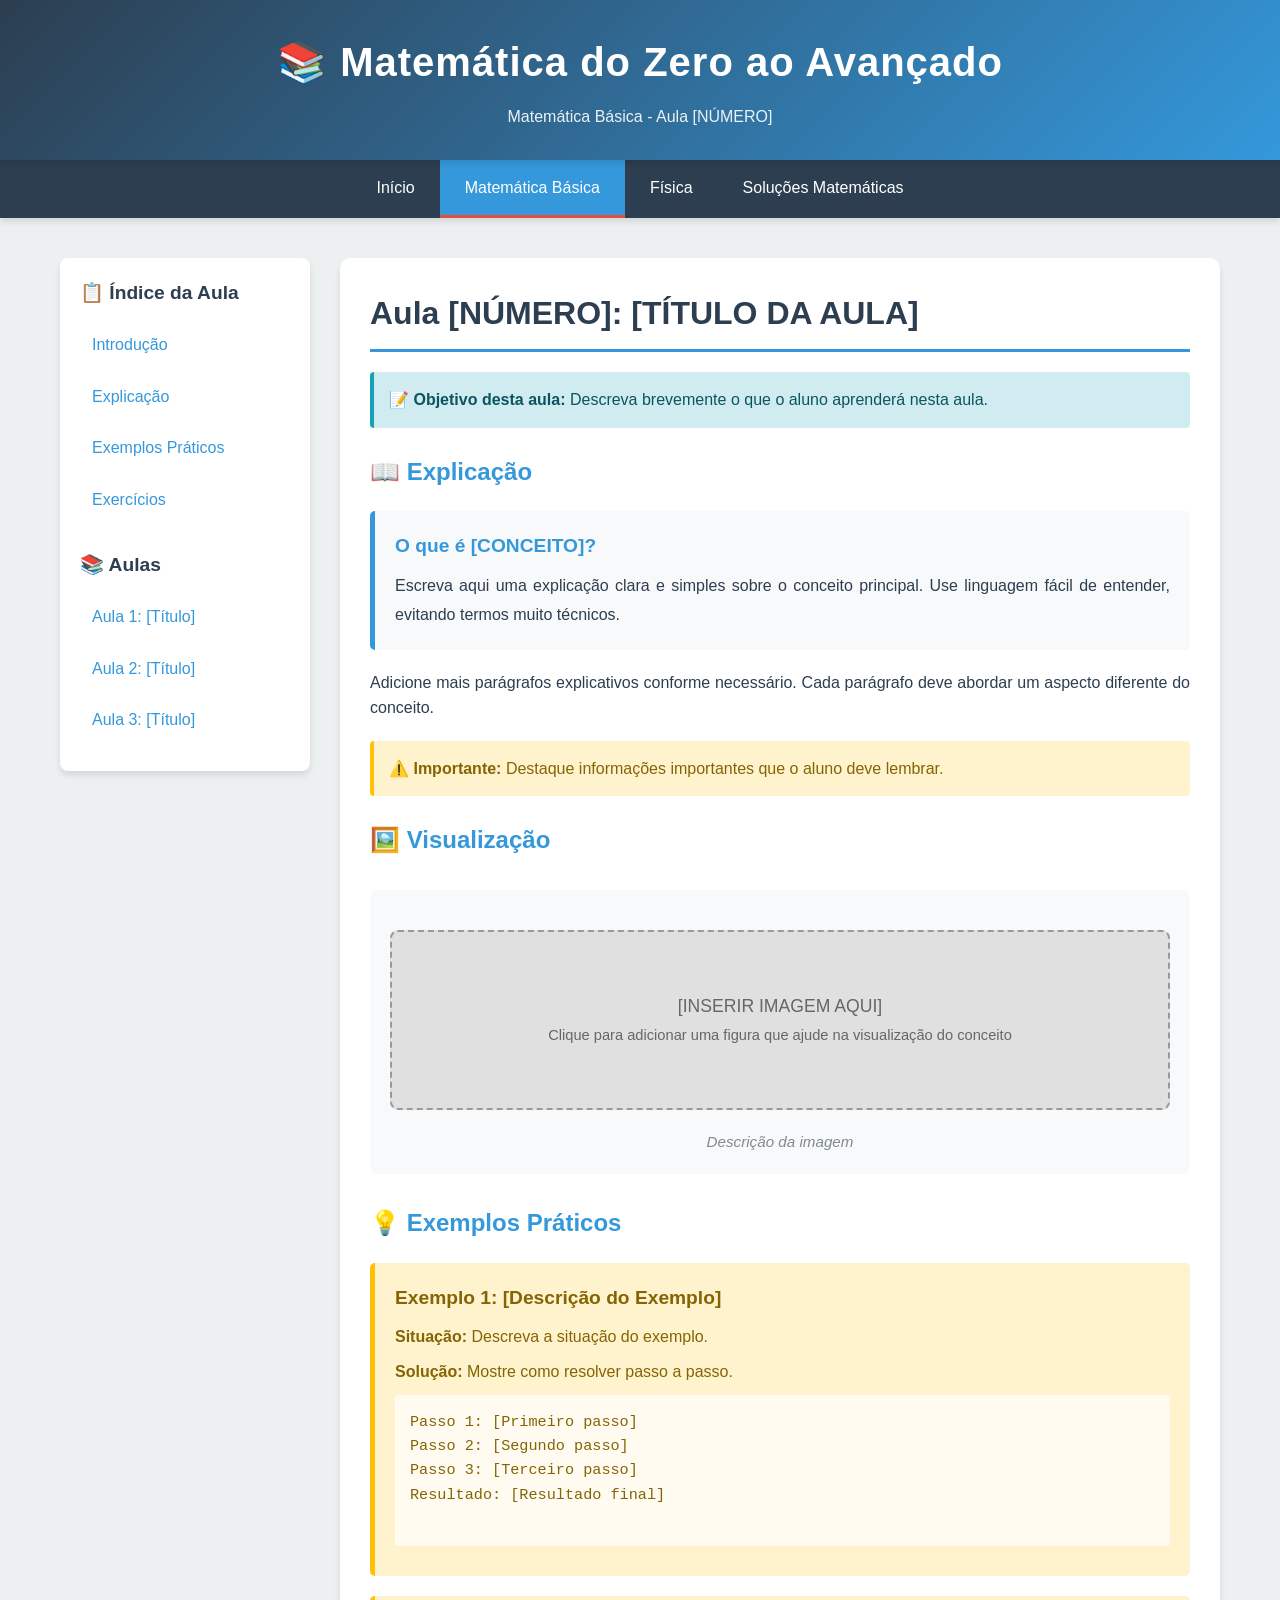
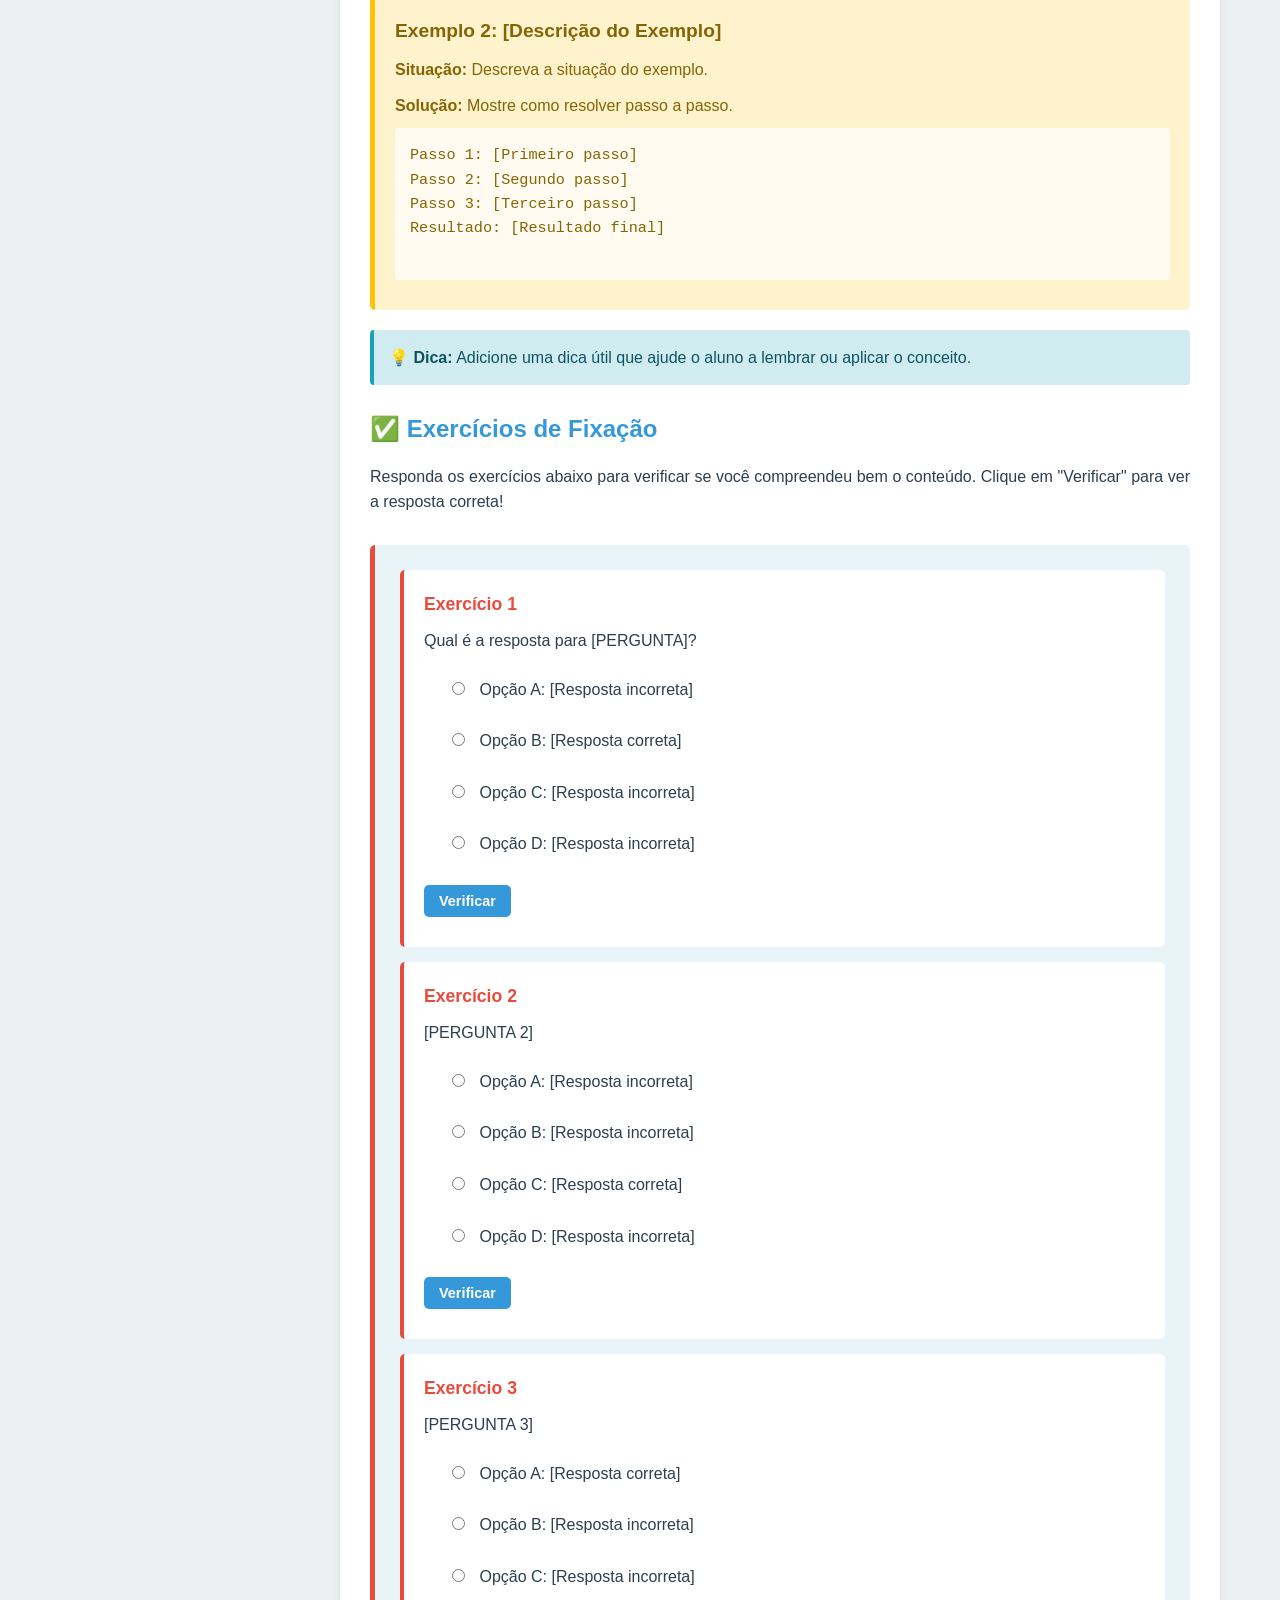
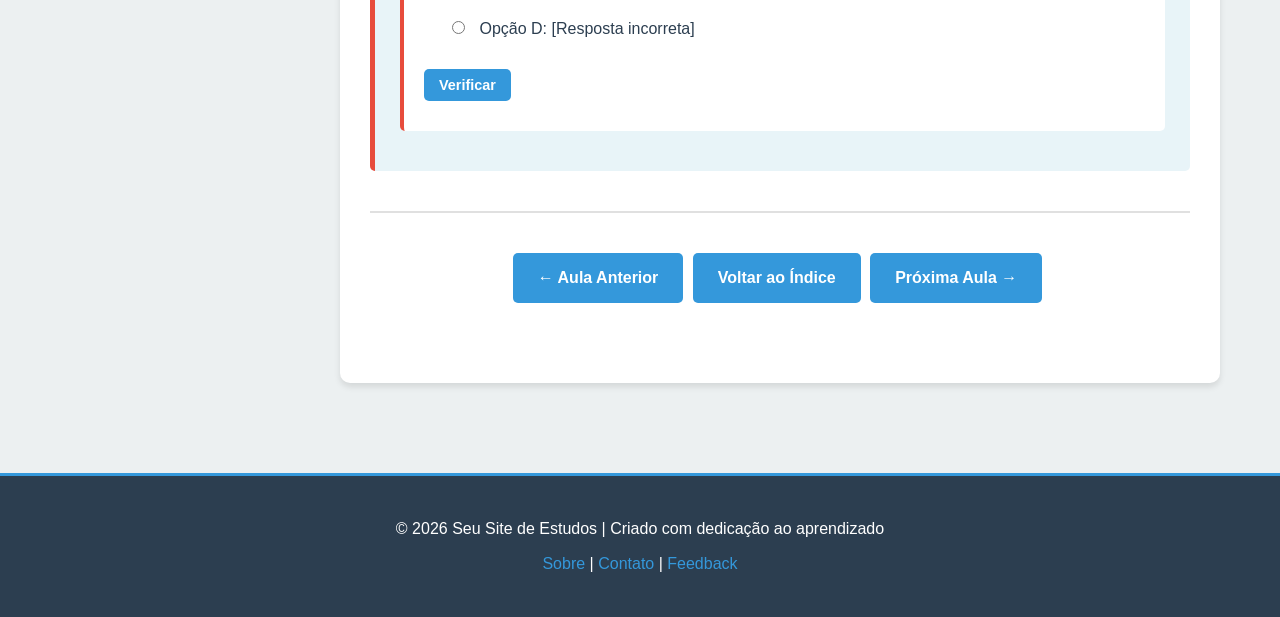
<file: pages/matematica-basica/aula-template.html>
<!DOCTYPE html>
<html lang="pt-br">
<head>
    <meta charset="UTF-8">
    <meta name="viewport" content="width=device-width, initial-scale=1.0">
    <title>Aula [NÚMERO] - [TÍTULO] | Matemática Básica</title>
    <link rel="stylesheet" href="../../css/style.css">
</head>
<body>
    <!-- HEADER -->
    <header>
        <h1>📚 Matemática do Zero ao Avançado</h1>
        <p>Matemática Básica - Aula [NÚMERO]</p>
    </header>

    <!-- NAVEGAÇÃO -->
    <nav>
        <ul>
            <li><a href="../../index.html">Início</a></li>
            <li><a href="index.html" class="active">Matemática Básica</a></li>
            <li><a href="../fisica/index.html">Física</a></li>
            <li><a href="../solucoes/index.html">Soluções Matemáticas</a></li>
        </ul>
    </nav>

    <!-- CONTEÚDO PRINCIPAL -->
    <main>
        <div class="container-conteudo">
            <!-- MENU LATERAL -->
            <aside class="menu-lateral">
                <h3>📋 Índice da Aula</h3>
                <ul>
                    <li><a href="#introducao">Introdução</a></li>
                    <li><a href="#explicacao">Explicação</a></li>
                    <li><a href="#exemplos">Exemplos Práticos</a></li>
                    <li><a href="#exercicios">Exercícios</a></li>
                </ul>

                <h3 style="margin-top: 30px;">📚 Aulas</h3>
                <ul>
                    <li><a href="aula-1.html">Aula 1: [Título]</a></li>
                    <li><a href="aula-2.html">Aula 2: [Título]</a></li>
                    <li><a href="aula-3.html">Aula 3: [Título]</a></li>
                    <!-- Adicione mais aulas conforme necessário -->
                </ul>
            </aside>

            <!-- CONTEÚDO PRINCIPAL -->
            <article class="conteudo-principal">
                <h2 id="introducao">Aula [NÚMERO]: [TÍTULO DA AULA]</h2>
                
                <div class="dica">
                    <strong>📝 Objetivo desta aula:</strong> 
                    Descreva brevemente o que o aluno aprenderá nesta aula.
                </div>

                <!-- SEÇÃO DE EXPLICAÇÃO -->
                <h3 id="explicacao">📖 Explicação</h3>
                
                <div class="secao-explicacao">
                    <h4>O que é [CONCEITO]?</h4>
                    <p>
                        Escreva aqui uma explicação clara e simples sobre o conceito principal. 
                        Use linguagem fácil de entender, evitando termos muito técnicos.
                    </p>
                </div>

                <p>
                    Adicione mais parágrafos explicativos conforme necessário. 
                    Cada parágrafo deve abordar um aspecto diferente do conceito.
                </p>

                <div class="alerta">
                    <strong>⚠️ Importante:</strong> 
                    Destaque informações importantes que o aluno deve lembrar.
                </div>

                <!-- SEÇÃO DE IMAGENS/FIGURAS -->
                <h3>🖼️ Visualização</h3>
                
                <div class="container-imagem">
                    <div class="placeholder-imagem">
                        [INSERIR IMAGEM AQUI]<br>
                        <small>Clique para adicionar uma figura que ajude na visualização do conceito</small>
                    </div>
                    <figcaption>Descrição da imagem</figcaption>
                </div>

                <!-- SEÇÃO DE EXEMPLOS -->
                <h3 id="exemplos">💡 Exemplos Práticos</h3>

                <div class="exemplo">
                    <h4>Exemplo 1: [Descrição do Exemplo]</h4>
                    <p>
                        <strong>Situação:</strong> Descreva a situação do exemplo.
                    </p>
                    <p>
                        <strong>Solução:</strong> Mostre como resolver passo a passo.
                    </p>
                    <pre>
Passo 1: [Primeiro passo]
Passo 2: [Segundo passo]
Passo 3: [Terceiro passo]
Resultado: [Resultado final]
                    </pre>
                </div>

                <div class="exemplo">
                    <h4>Exemplo 2: [Descrição do Exemplo]</h4>
                    <p>
                        <strong>Situação:</strong> Descreva a situação do exemplo.
                    </p>
                    <p>
                        <strong>Solução:</strong> Mostre como resolver passo a passo.
                    </p>
                    <pre>
Passo 1: [Primeiro passo]
Passo 2: [Segundo passo]
Passo 3: [Terceiro passo]
Resultado: [Resultado final]
                    </pre>
                </div>

                <div class="dica">
                    <strong>💡 Dica:</strong> 
                    Adicione uma dica útil que ajude o aluno a lembrar ou aplicar o conceito.
                </div>

                <!-- SEÇÃO DE EXERCÍCIOS -->
                <h3 id="exercicios">✅ Exercícios de Fixação</h3>

                <p>
                    Responda os exercícios abaixo para verificar se você compreendeu bem o conteúdo. 
                    Clique em "Verificar" para ver a resposta correta!
                </p>

                <div class="secao-exercicios">
                    <!-- EXERCÍCIO 1 -->
                    <div class="exercicio">
                        <div class="exercicio-numero">Exercício 1</div>
                        <div class="exercicio-pergunta">
                            Qual é a resposta para [PERGUNTA]?
                        </div>
                        <div class="exercicio-opcoes">
                            <label>
                                <input type="radio" name="ex1" value="a"> 
                                <span>Opção A: [Resposta incorreta]</span>
                            </label>
                            <label>
                                <input type="radio" name="ex1" value="b"> 
                                <span>Opção B: [Resposta correta]</span>
                            </label>
                            <label>
                                <input type="radio" name="ex1" value="c"> 
                                <span>Opção C: [Resposta incorreta]</span>
                            </label>
                            <label>
                                <input type="radio" name="ex1" value="d"> 
                                <span>Opção D: [Resposta incorreta]</span>
                            </label>
                        </div>
                        <button class="btn btn-pequeno btn-primario" onclick="verificarResposta('ex1', 'b')">
                            Verificar
                        </button>
                        <div class="exercicio-resposta" id="resposta-ex1">
                            <!-- A resposta será inserida aqui via JavaScript -->
                        </div>
                    </div>

                    <!-- EXERCÍCIO 2 -->
                    <div class="exercicio">
                        <div class="exercicio-numero">Exercício 2</div>
                        <div class="exercicio-pergunta">
                            [PERGUNTA 2]
                        </div>
                        <div class="exercicio-opcoes">
                            <label>
                                <input type="radio" name="ex2" value="a"> 
                                <span>Opção A: [Resposta incorreta]</span>
                            </label>
                            <label>
                                <input type="radio" name="ex2" value="b"> 
                                <span>Opção B: [Resposta incorreta]</span>
                            </label>
                            <label>
                                <input type="radio" name="ex2" value="c"> 
                                <span>Opção C: [Resposta correta]</span>
                            </label>
                            <label>
                                <input type="radio" name="ex2" value="d"> 
                                <span>Opção D: [Resposta incorreta]</span>
                            </label>
                        </div>
                        <button class="btn btn-pequeno btn-primario" onclick="verificarResposta('ex2', 'c')">
                            Verificar
                        </button>
                        <div class="exercicio-resposta" id="resposta-ex2">
                            <!-- A resposta será inserida aqui via JavaScript -->
                        </div>
                    </div>

                    <!-- EXERCÍCIO 3 -->
                    <div class="exercicio">
                        <div class="exercicio-numero">Exercício 3</div>
                        <div class="exercicio-pergunta">
                            [PERGUNTA 3]
                        </div>
                        <div class="exercicio-opcoes">
                            <label>
                                <input type="radio" name="ex3" value="a"> 
                                <span>Opção A: [Resposta correta]</span>
                            </label>
                            <label>
                                <input type="radio" name="ex3" value="b"> 
                                <span>Opção B: [Resposta incorreta]</span>
                            </label>
                            <label>
                                <input type="radio" name="ex3" value="c"> 
                                <span>Opção C: [Resposta incorreta]</span>
                            </label>
                            <label>
                                <input type="radio" name="ex3" value="d"> 
                                <span>Opção D: [Resposta incorreta]</span>
                            </label>
                        </div>
                        <button class="btn btn-pequeno btn-primario" onclick="verificarResposta('ex3', 'a')">
                            Verificar
                        </button>
                        <div class="exercicio-resposta" id="resposta-ex3">
                            <!-- A resposta será inserida aqui via JavaScript -->
                        </div>
                    </div>
                </div>

                <!-- NAVEGAÇÃO ENTRE AULAS -->
                <div class="mt-40 mb-40" style="text-align: center; border-top: 2px solid #e0e0e0; padding-top: 30px;">
                    <a href="aula-anterior.html" class="btn btn-primario">← Aula Anterior</a>
                    <a href="index.html" class="btn btn-primario">Voltar ao Índice</a>
                    <a href="aula-proxima.html" class="btn btn-primario">Próxima Aula →</a>
                </div>
            </article>
        </div>
    </main>

    <!-- FOOTER -->
    <footer>
        <p>&copy; 2026 Seu Site de Estudos | Criado com dedicação ao aprendizado</p>
        <p>
            <a href="#">Sobre</a> | 
            <a href="#">Contato</a> | 
            <a href="#">Feedback</a>
        </p>
    </footer>

    <script src="../../js/script.js"></script>
</body>
</html>
</file>
<file: css/style.css>
/* ===================================
   VARIÁVEIS E RESET GLOBAL
   =================================== */

:root {
    --cor-primaria: #2c3e50;
    --cor-secundaria: #3498db;
    --cor-destaque: #e74c3c;
    --cor-sucesso: #27ae60;
    --cor-fundo: #ecf0f1;
    --cor-texto: #2c3e50;
    --cor-texto-claro: #7f8c8d;
    --sombra: 0 4px 6px rgba(0, 0, 0, 0.1);
    --sombra-hover: 0 8px 12px rgba(0, 0, 0, 0.15);
    --transicao: all 0.3s ease;
}

* {
    margin: 0;
    padding: 0;
    box-sizing: border-box;
}

html {
    scroll-behavior: smooth;
}

body {
    font-family: 'Segoe UI', Tahoma, Geneva, Verdana, sans-serif;
    line-height: 1.6;
    color: var(--cor-texto);
    background-color: var(--cor-fundo);
}

/* ===================================
   HEADER E NAVEGAÇÃO
   =================================== */

header {
    background: linear-gradient(135deg, var(--cor-primaria) 0%, var(--cor-secundaria) 100%);
    color: #fff;
    padding: 30px 20px;
    text-align: center;
    box-shadow: var(--sombra);
    position: sticky;
    top: 0;
    z-index: 100;
}

header h1 {
    font-size: 2.5rem;
    margin-bottom: 10px;
    font-weight: 700;
    letter-spacing: 1px;
}

header p {
    font-size: 1rem;
    opacity: 0.9;
    font-weight: 300;
}

/* Navegação */
nav {
    background-color: var(--cor-primaria);
    box-shadow: var(--sombra);
    position: sticky;
    top: 100px;
    z-index: 99;
}

nav ul {
    list-style: none;
    display: flex;
    justify-content: center;
    flex-wrap: wrap;
    padding: 0;
    margin: 0;
}

nav ul li {
    margin: 0;
}

nav ul li a {
    display: inline-block;
    padding: 15px 25px;
    color: #fff;
    text-decoration: none;
    font-weight: 500;
    transition: var(--transicao);
    border-bottom: 3px solid transparent;
}

nav ul li a:hover {
    background-color: rgba(255, 255, 255, 0.1);
    border-bottom-color: var(--cor-secundaria);
}

nav ul li a.active {
    background-color: var(--cor-secundaria);
    border-bottom-color: var(--cor-destaque);
}

/* ===================================
   LAYOUT PRINCIPAL
   =================================== */

main {
    max-width: 1200px;
    margin: 40px auto;
    padding: 0 20px;
    min-height: calc(100vh - 300px);
}

/* ===================================
   CARDS E ARTIGOS
   =================================== */

article {
    background-color: #fff;
    padding: 30px;
    border-radius: 10px;
    box-shadow: var(--sombra);
    margin-bottom: 30px;
    transition: var(--transicao);
}

article:hover {
    box-shadow: var(--sombra-hover);
}

article h2 {
    color: var(--cor-primaria);
    margin-bottom: 20px;
    font-size: 2rem;
    border-bottom: 3px solid var(--cor-secundaria);
    padding-bottom: 10px;
}

article h3 {
    color: var(--cor-secundaria);
    margin-top: 25px;
    margin-bottom: 15px;
    font-size: 1.5rem;
}

article p {
    color: var(--cor-texto);
    margin-bottom: 15px;
    text-align: justify;
}

/* ===================================
   SEÇÕES DE CONTEÚDO
   =================================== */

.secao-explicacao {
    background-color: #f8f9fa;
    border-left: 5px solid var(--cor-secundaria);
    padding: 20px;
    margin: 20px 0;
    border-radius: 5px;
}

.secao-explicacao h4 {
    color: var(--cor-secundaria);
    margin-bottom: 10px;
    font-size: 1.2rem;
}

.secao-explicacao p {
    margin: 0;
    line-height: 1.8;
}

/* Exemplos */
.exemplo {
    background-color: #fff3cd;
    border-left: 5px solid #ffc107;
    padding: 20px;
    margin: 20px 0;
    border-radius: 5px;
}

.exemplo h4 {
    color: #856404;
    margin-bottom: 10px;
    font-size: 1.2rem;
    font-weight: 600;
}

.exemplo p,
.exemplo pre {
    color: #856404;
    margin: 10px 0;
}

.exemplo pre {
    background-color: #fffbf0;
    padding: 15px;
    border-radius: 3px;
    overflow-x: auto;
    font-family: 'Courier New', monospace;
    font-size: 0.95rem;
}

/* ===================================
   SEÇÃO DE IMAGENS/FIGURAS
   =================================== */

.container-imagem {
    text-align: center;
    margin: 30px 0;
    padding: 20px;
    background-color: #f8f9fa;
    border-radius: 8px;
}

.container-imagem img {
    max-width: 100%;
    height: auto;
    border-radius: 8px;
    box-shadow: var(--sombra);
    margin-bottom: 10px;
}

.container-imagem figcaption {
    color: var(--cor-texto-claro);
    font-size: 0.95rem;
    font-style: italic;
    margin-top: 10px;
}

.placeholder-imagem {
    background-color: #e0e0e0;
    border: 2px dashed #999;
    border-radius: 8px;
    padding: 60px 20px;
    text-align: center;
    color: #666;
    font-size: 1.1rem;
    margin: 20px 0;
}

/* ===================================
   EXERCÍCIOS DE FIXAÇÃO
   =================================== */

.secao-exercicios {
    background-color: #e8f4f8;
    border-left: 5px solid var(--cor-destaque);
    padding: 25px;
    margin: 30px 0;
    border-radius: 5px;
}

.secao-exercicios h3 {
    color: var(--cor-destaque);
    margin-top: 0;
    margin-bottom: 20px;
    font-size: 1.4rem;
}

.exercicio {
    background-color: #fff;
    padding: 20px;
    margin-bottom: 15px;
    border-radius: 5px;
    border-left: 4px solid var(--cor-destaque);
}

.exercicio-numero {
    color: var(--cor-destaque);
    font-weight: 700;
    font-size: 1.1rem;
    margin-bottom: 10px;
}

.exercicio-pergunta {
    color: var(--cor-texto);
    margin-bottom: 15px;
    font-weight: 500;
}

.exercicio-opcoes {
    margin-left: 20px;
}

.exercicio-opcoes label {
    display: block;
    margin-bottom: 10px;
    cursor: pointer;
    padding: 8px;
    border-radius: 4px;
    transition: var(--transicao);
}

.exercicio-opcoes label:hover {
    background-color: #f0f0f0;
}

.exercicio-opcoes input[type="radio"] {
    margin-right: 10px;
    cursor: pointer;
}

.exercicio-resposta {
    margin-top: 15px;
    padding: 15px;
    background-color: #f0f0f0;
    border-radius: 4px;
    display: none;
}

.exercicio-resposta.mostrar {
    display: block;
}

.exercicio-resposta.correta {
    background-color: #d4edda;
    border-left: 4px solid var(--cor-sucesso);
    color: #155724;
}

.exercicio-resposta.incorreta {
    background-color: #f8d7da;
    border-left: 4px solid var(--cor-destaque);
    color: #721c24;
}

/* ===================================
   BOTÕES
   =================================== */

.btn {
    display: inline-block;
    padding: 12px 25px;
    margin: 10px 5px 10px 0;
    border: none;
    border-radius: 5px;
    font-size: 1rem;
    font-weight: 600;
    cursor: pointer;
    transition: var(--transicao);
    text-decoration: none;
}

.btn-primario {
    background-color: var(--cor-secundaria);
    color: #fff;
}

.btn-primario:hover {
    background-color: #2980b9;
    box-shadow: var(--sombra-hover);
}

.btn-sucesso {
    background-color: var(--cor-sucesso);
    color: #fff;
}

.btn-sucesso:hover {
    background-color: #229954;
    box-shadow: var(--sombra-hover);
}

.btn-destaque {
    background-color: var(--cor-destaque);
    color: #fff;
}

.btn-destaque:hover {
    background-color: #c0392b;
    box-shadow: var(--sombra-hover);
}

.btn-pequeno {
    padding: 8px 15px;
    font-size: 0.9rem;
}

/* ===================================
   MENU LATERAL (ÍNDICE)
   =================================== */

.container-conteudo {
    display: grid;
    grid-template-columns: 250px 1fr;
    gap: 30px;
    margin-bottom: 50px;
}

.menu-lateral {
    background-color: #fff;
    padding: 20px;
    border-radius: 8px;
    box-shadow: var(--sombra);
    height: fit-content;
    position: sticky;
    top: 200px;
}

.menu-lateral h3 {
    color: var(--cor-primaria);
    margin-bottom: 15px;
    font-size: 1.2rem;
}

.menu-lateral ul {
    list-style: none;
}

.menu-lateral ul li {
    margin-bottom: 10px;
}

.menu-lateral ul li a {
    color: var(--cor-secundaria);
    text-decoration: none;
    transition: var(--transicao);
    display: block;
    padding: 8px 12px;
    border-radius: 4px;
}

.menu-lateral ul li a:hover {
    background-color: var(--cor-fundo);
    color: var(--cor-primaria);
    padding-left: 16px;
}

.conteudo-principal {
    flex: 1;
}

/* ===================================
   GRID DE AULAS
   =================================== */

.grid-aulas {
    display: grid;
    grid-template-columns: repeat(auto-fill, minmax(280px, 1fr));
    gap: 25px;
    margin: 30px 0;
}

.card-aula {
    background-color: #fff;
    border-radius: 10px;
    overflow: hidden;
    box-shadow: var(--sombra);
    transition: var(--transicao);
    cursor: pointer;
}

.card-aula:hover {
    transform: translateY(-5px);
    box-shadow: var(--sombra-hover);
}

.card-aula-header {
    background: linear-gradient(135deg, var(--cor-secundaria) 0%, #2980b9 100%);
    color: #fff;
    padding: 20px;
    text-align: center;
}

.card-aula-numero {
    font-size: 2rem;
    font-weight: 700;
    margin-bottom: 5px;
}

.card-aula-titulo {
    font-size: 1.2rem;
    font-weight: 600;
}

.card-aula-body {
    padding: 20px;
}

.card-aula-descricao {
    color: var(--cor-texto-claro);
    margin-bottom: 15px;
    font-size: 0.95rem;
}

.card-aula-link {
    display: inline-block;
    color: var(--cor-secundaria);
    text-decoration: none;
    font-weight: 600;
    transition: var(--transicao);
}

.card-aula-link:hover {
    color: var(--cor-primaria);
    text-decoration: underline;
}

/* ===================================
   FOOTER
   =================================== */

footer {
    background-color: var(--cor-primaria);
    color: #fff;
    text-align: center;
    padding: 30px 20px;
    margin-top: 60px;
    border-top: 3px solid var(--cor-secundaria);
}

footer p {
    margin: 10px 0;
}

footer a {
    color: var(--cor-secundaria);
    text-decoration: none;
    transition: var(--transicao);
}

footer a:hover {
    text-decoration: underline;
}

/* ===================================
   RESPONSIVIDADE
   =================================== */

@media (max-width: 768px) {
    header h1 {
        font-size: 1.8rem;
    }

    nav ul {
        flex-direction: column;
    }

    nav ul li a {
        padding: 12px 20px;
    }

    .container-conteudo {
        grid-template-columns: 1fr;
    }

    .menu-lateral {
        position: static;
    }

    article {
        padding: 20px;
    }

    .grid-aulas {
        grid-template-columns: 1fr;
    }

    main {
        margin: 20px auto;
    }
}

@media (max-width: 480px) {
    header h1 {
        font-size: 1.4rem;
    }

    header {
        padding: 20px 10px;
    }

    nav ul li a {
        padding: 10px 15px;
        font-size: 0.9rem;
    }

    article {
        padding: 15px;
    }

    article h2 {
        font-size: 1.5rem;
    }

    article h3 {
        font-size: 1.2rem;
    }
}

/* ===================================
   UTILITÁRIOS
   =================================== */

.destaque {
    color: var(--cor-destaque);
    font-weight: 600;
}

.sucesso {
    color: var(--cor-sucesso);
    font-weight: 600;
}

.info {
    color: var(--cor-secundaria);
    font-weight: 600;
}

.alerta {
    background-color: #fff3cd;
    border-left: 4px solid #ffc107;
    padding: 15px;
    margin: 20px 0;
    border-radius: 4px;
    color: #856404;
}

.dica {
    background-color: #d1ecf1;
    border-left: 4px solid #17a2b8;
    padding: 15px;
    margin: 20px 0;
    border-radius: 4px;
    color: #0c5460;
}

.importante {
    background-color: #f8d7da;
    border-left: 4px solid var(--cor-destaque);
    padding: 15px;
    margin: 20px 0;
    border-radius: 4px;
    color: #721c24;
}

.texto-centro {
    text-align: center;
}

.texto-direita {
    text-align: right;
}

.mt-20 {
    margin-top: 20px;
}

.mb-20 {
    margin-bottom: 20px;
}

.mt-40 {
    margin-top: 40px;
}

.mb-40 {
    margin-bottom: 40px;
}
</file>
